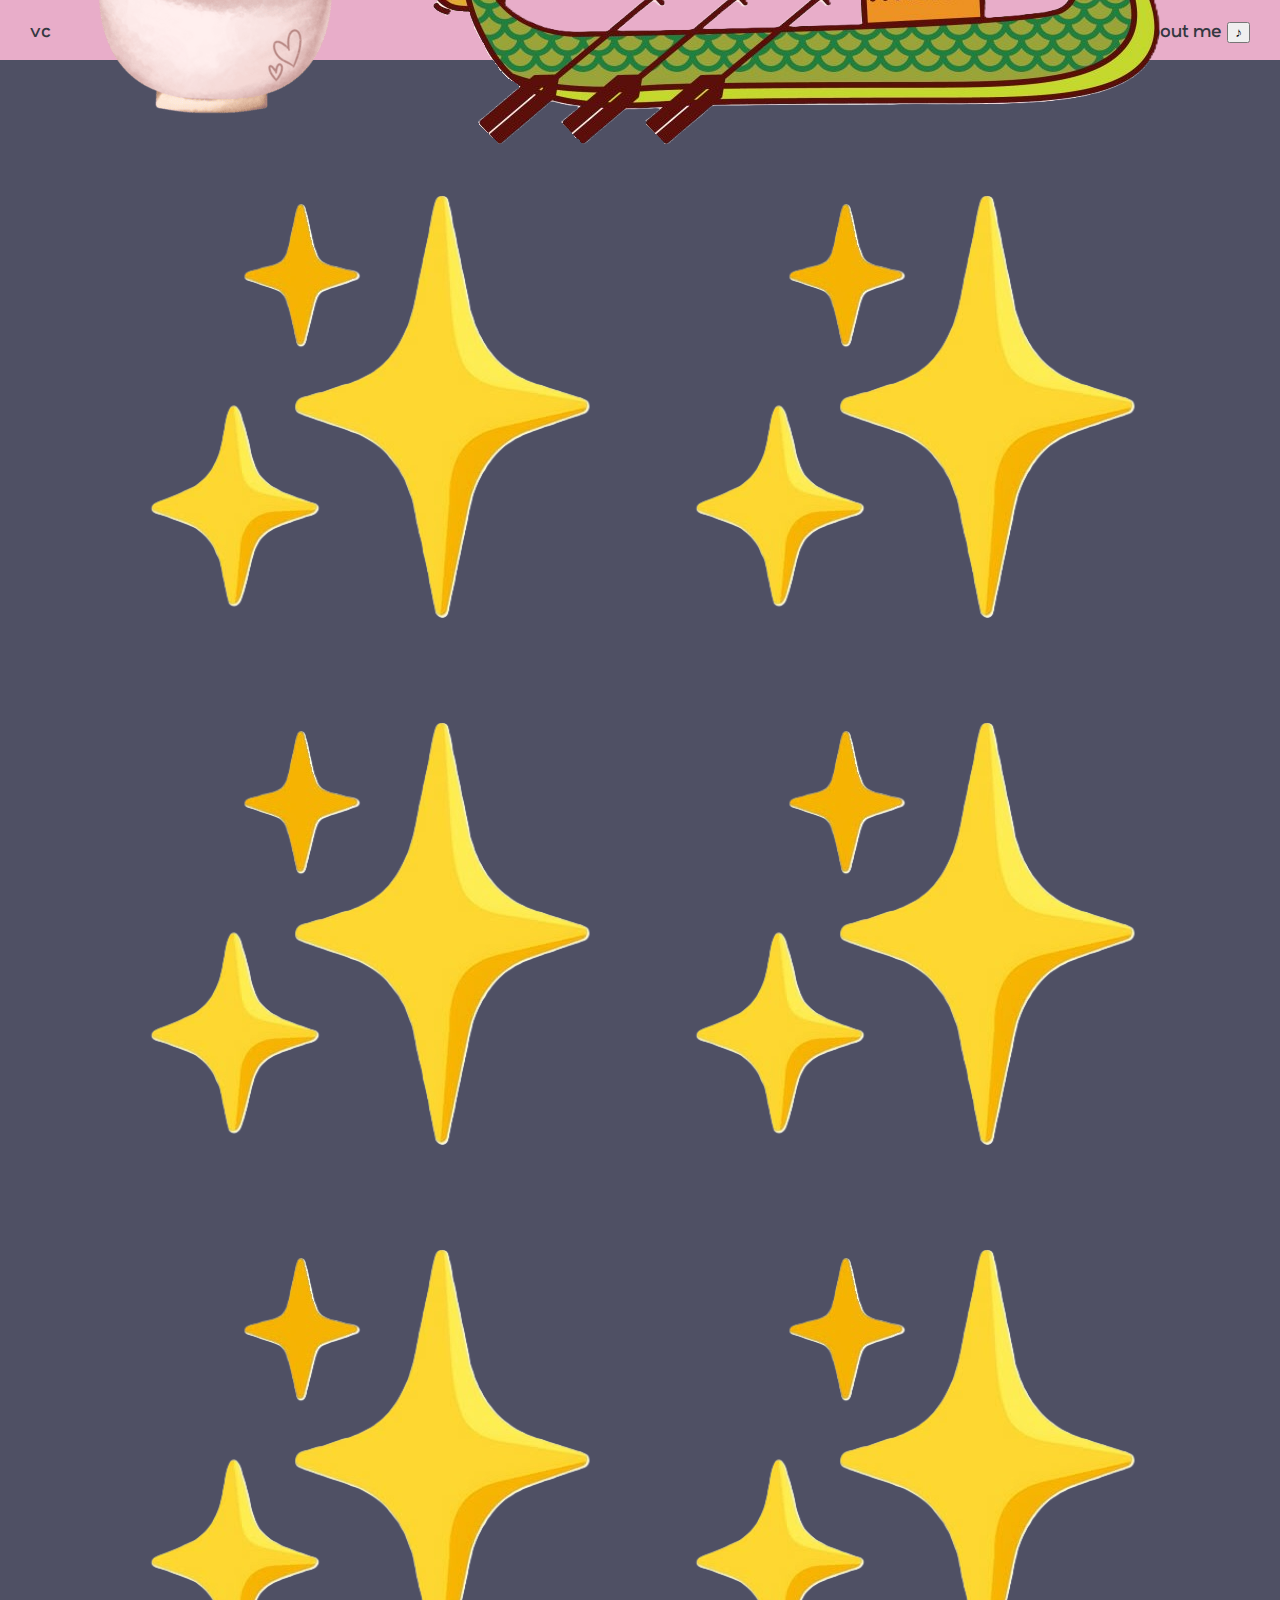
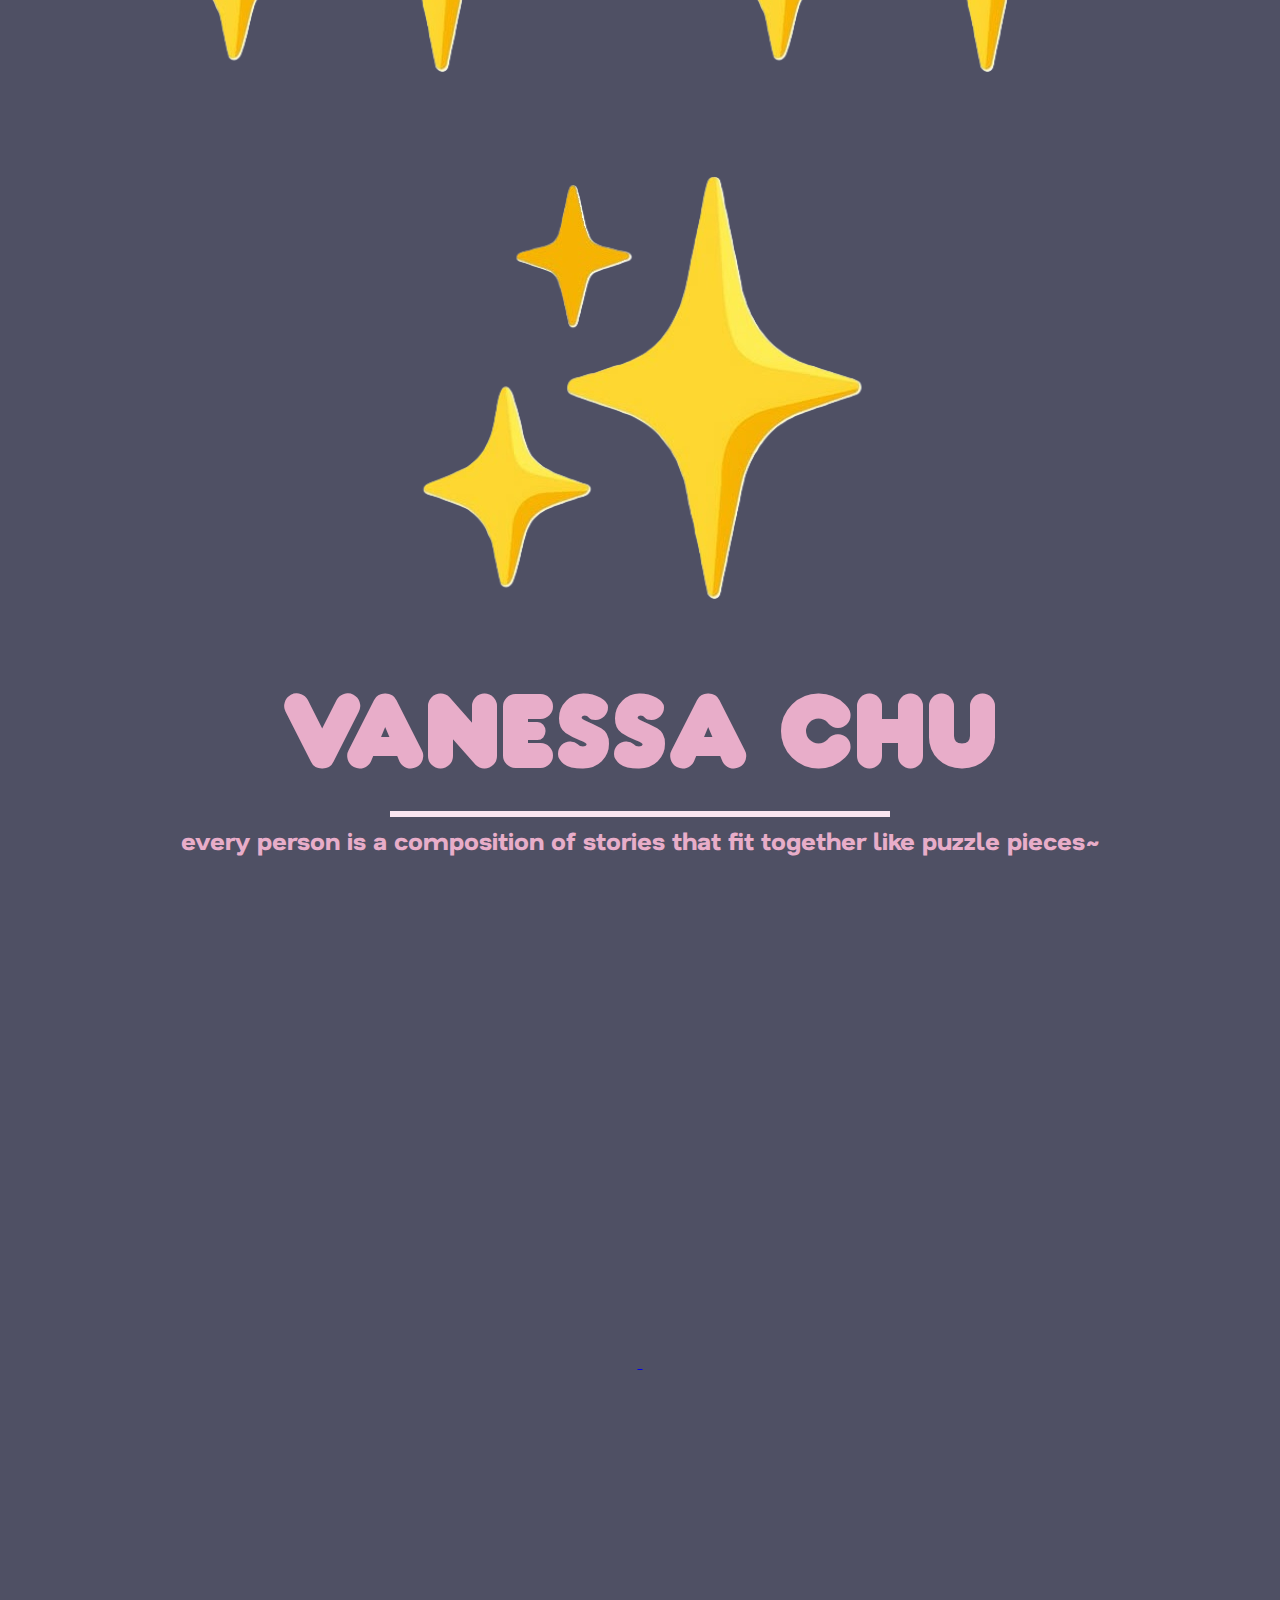
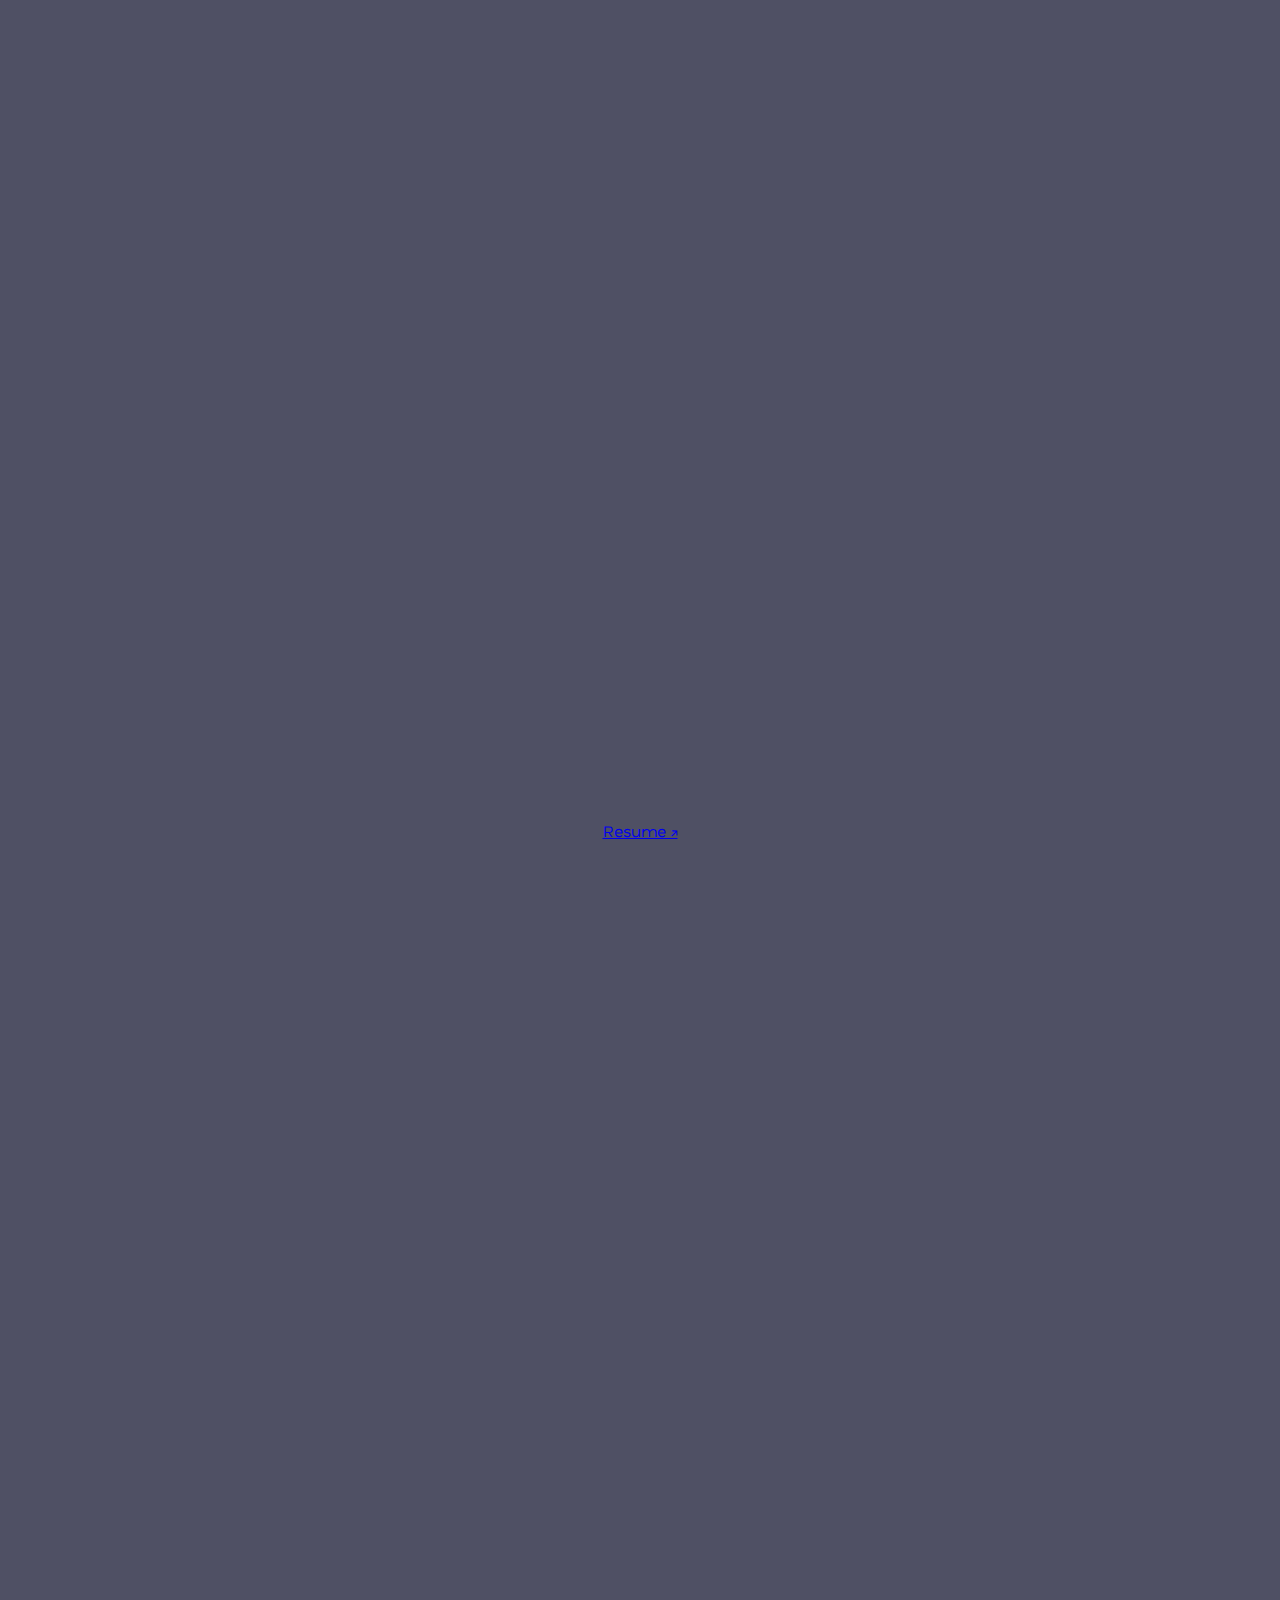
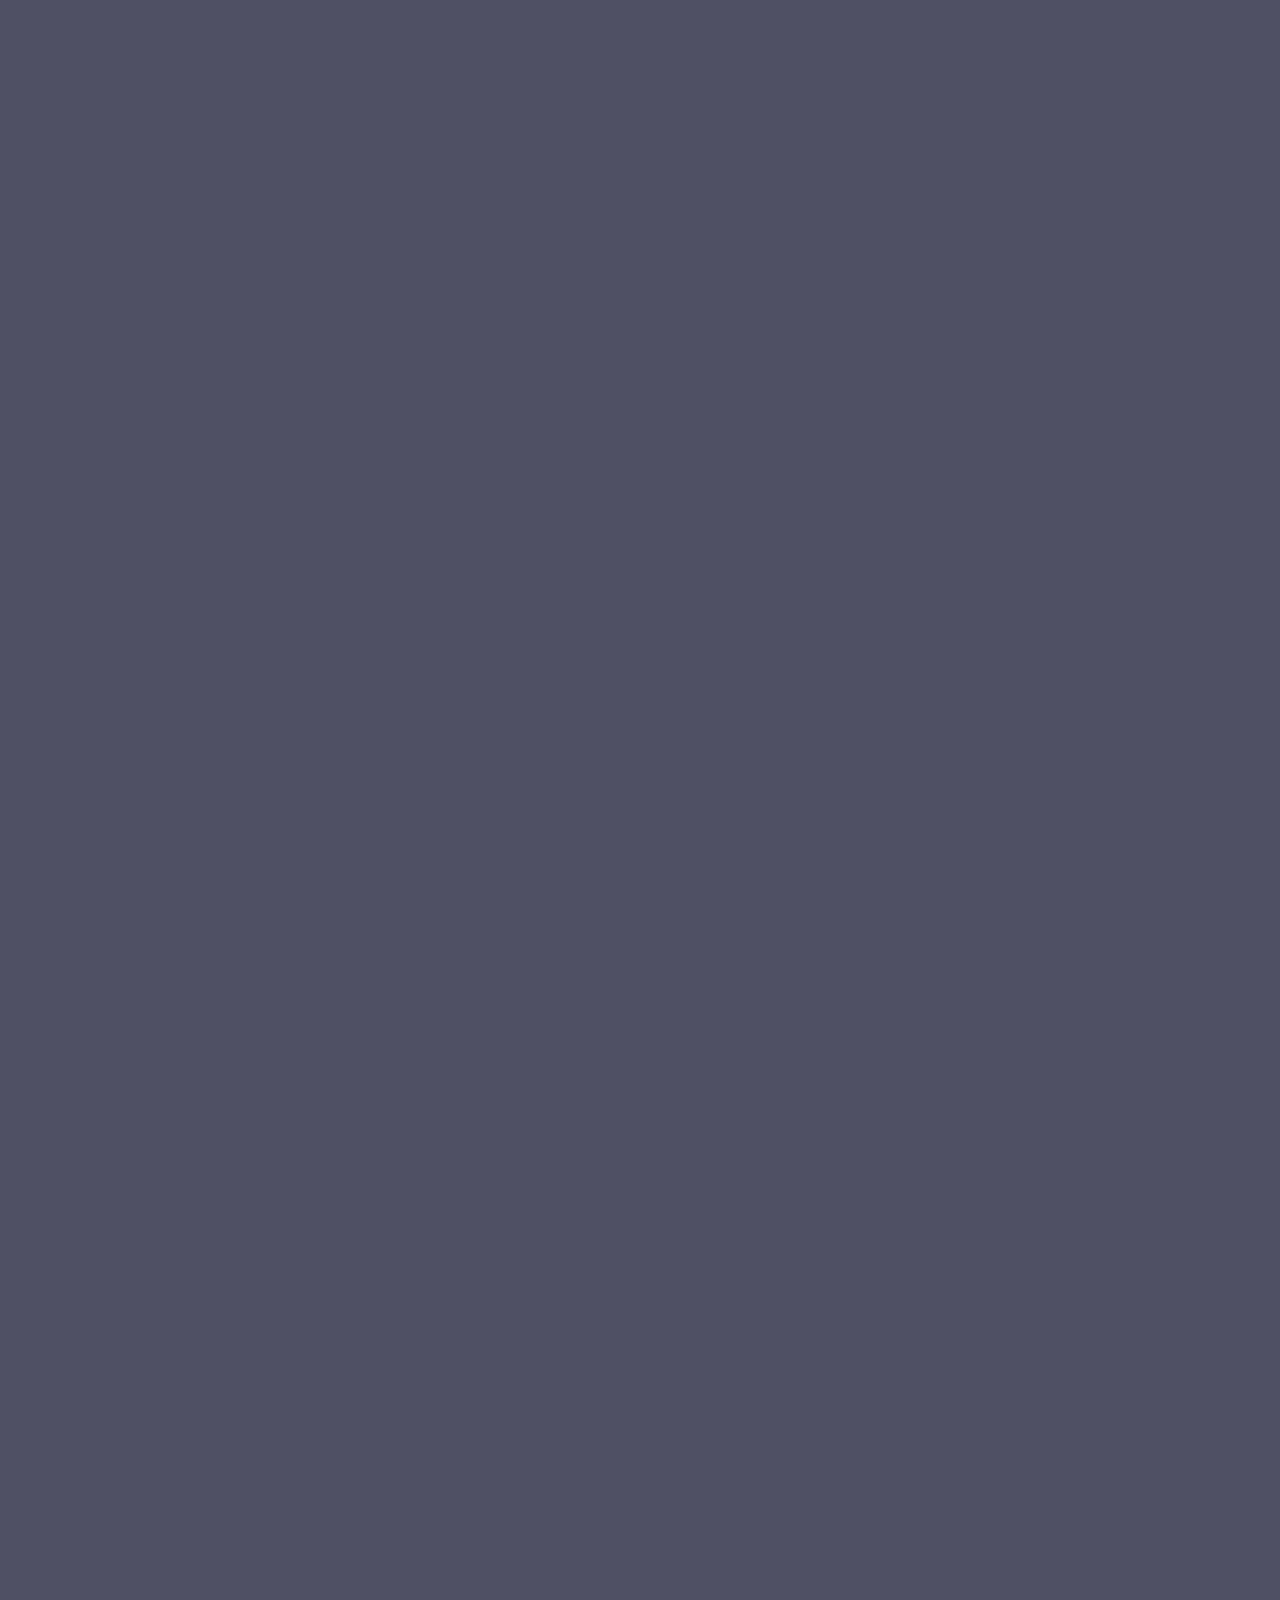
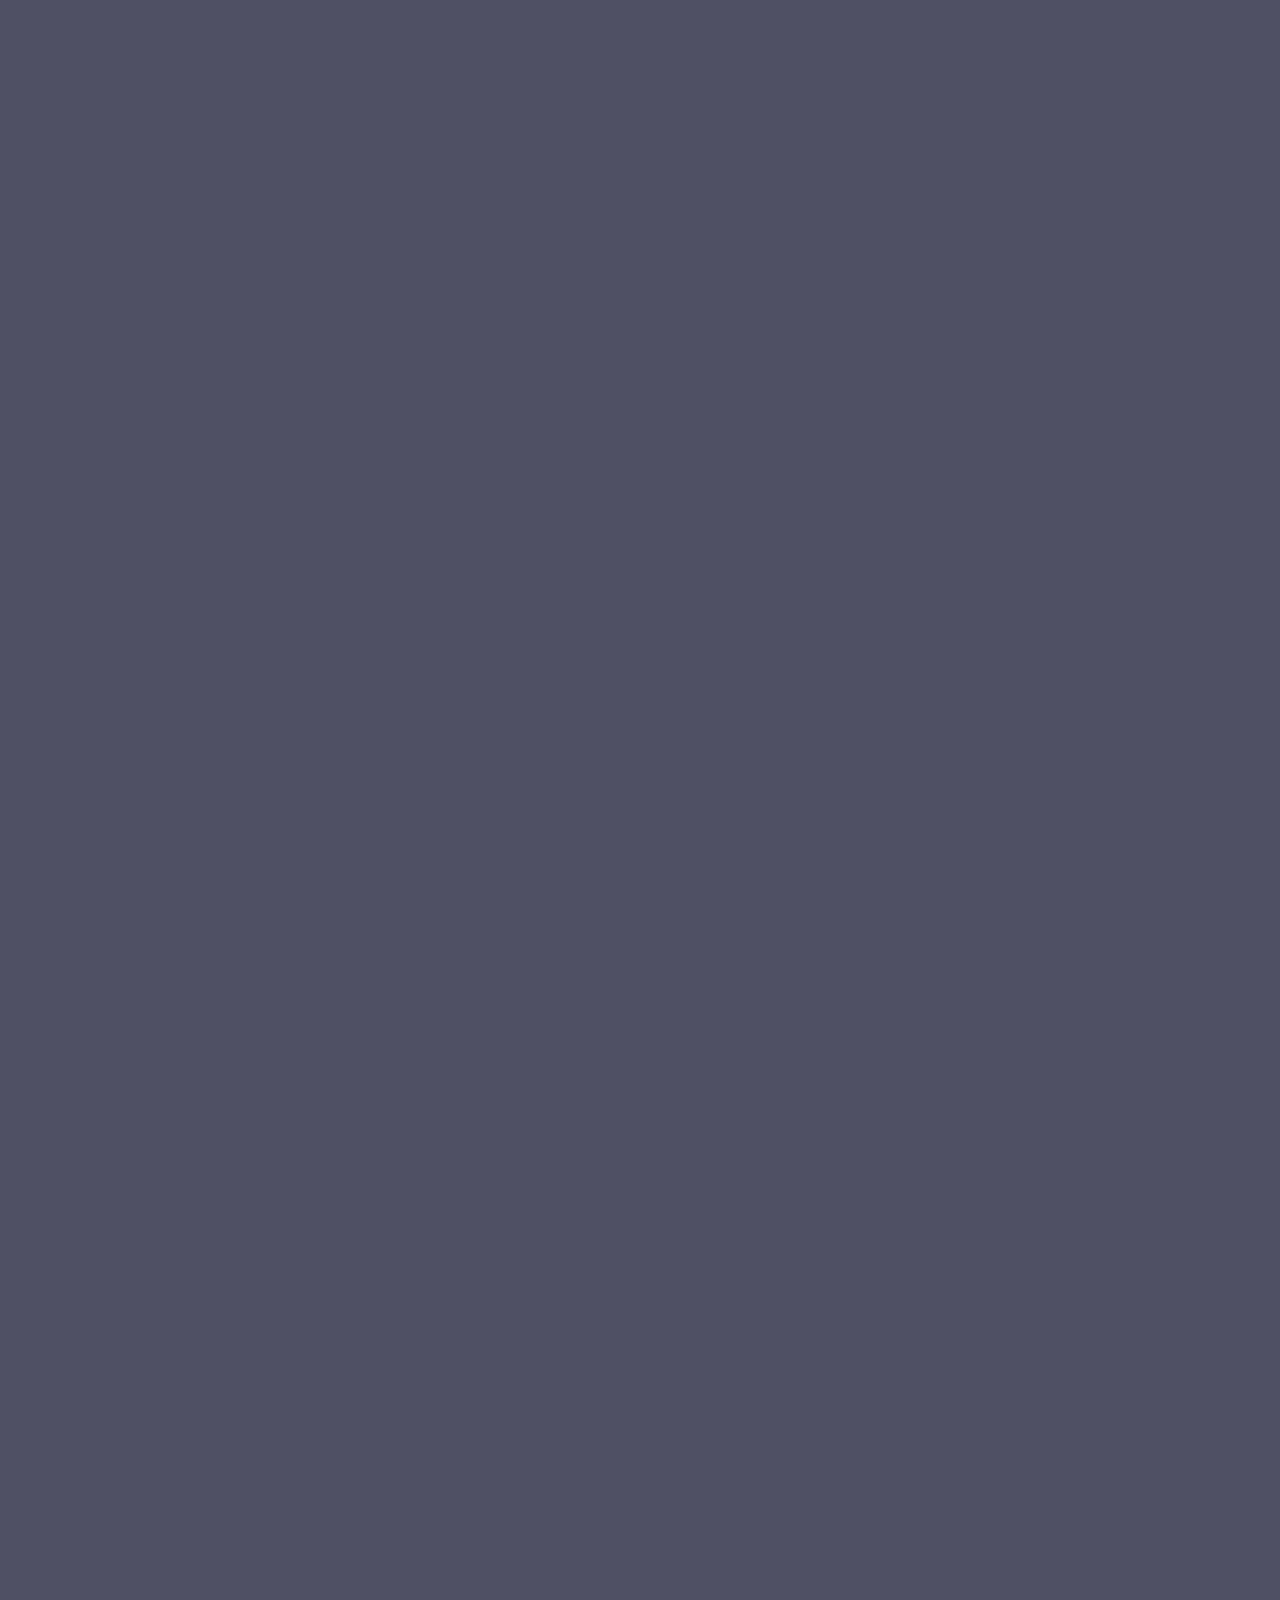
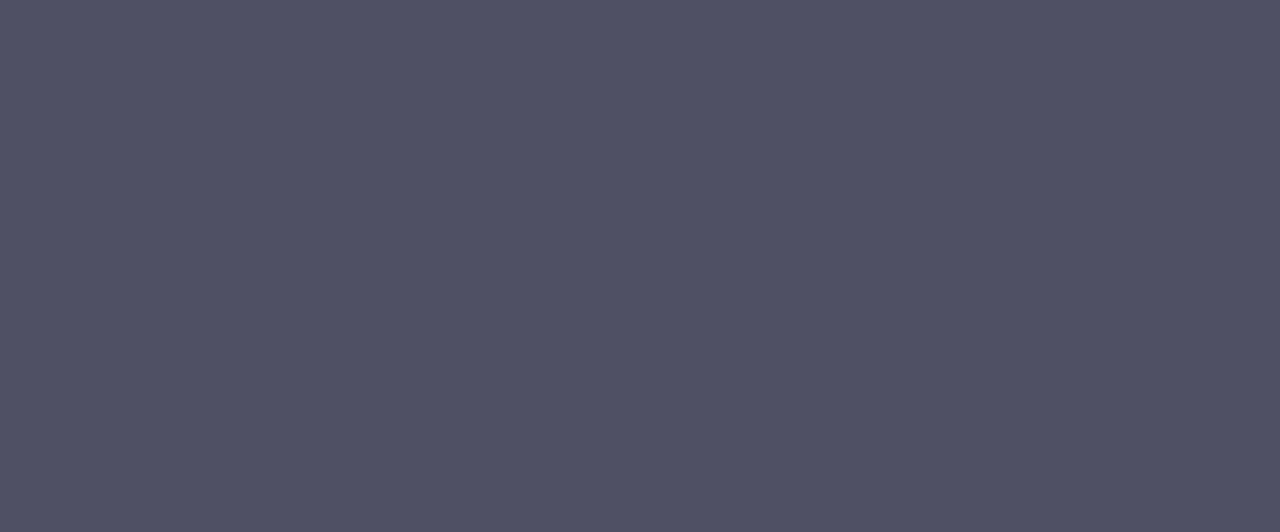
<file: index.html>
<!DOCTYPE html>
<html lang="en">

<!--head of the document-->
<head>
    <!--uses UTF-8 character encoding standard-->
    <meta charset="UTF-8">
    <!--adjusts width of webpage to device width-->
    <meta name="viewport" content="width=device-width, initial-scale=1.0">
    <!--title of the webpage-->
    <title>Vanessa Chu's Portfolio</title>
    <!--link to css file-->
    <link rel="stylesheet" type="text/css" href="styles.css">
    <!--
    <link rel="apple-touch-icon" sizes="180x180" href="/apple-touch-icon.png">
    <link rel="icon" type="image/png" sizes="32x32" href="/favicon-32x32.png">
    <link rel="icon" type="image/png" sizes="16x16" href="/favicon-16x16.png">
    <link rel="manifest" href="/site.webmanifest">-->
    <link rel="icon" href="favicons/favicon.ico" type="image/x-icon">
</head>

<!--main page body-->
<body>
    <!--header-->
    <nav class="top_nav">
        <a href="/index.html" target="_self">vc</a>
        <nav class="bot_nav">
            <a href="/index.html" target="_self">home</a>
            <a href="#scene-projects" target="_self">projects</a>
            <a href="#scene-experience" target="_self">experience</a>
            <a href="#scene-skills" target="_self">skills</a>
            <a href="#scene-about-me" target="_self">about me</a>
            <button id="music-btn" aria-label="toggle music">♪</button>
        </nav>
    </nav>

    <main>

        <!-- ── Scene 1: Title ─────────────────────────────── -->
        <div class="scroll-scene" id="scene-title">
            <div class="scene-content">
                <section class="title">
                    <div class="hover_title">
                        <span class="name-hover">
                            <span class="gundam-clip"><img class="gundam-img" src="/assets/Perfect Strike Freedom Rouge.png" alt=""/></span>
                            <span class="yarn-clip"><img class="yarn-img" src="/assets/yarn bowl.png" alt=""/></span>
                            <span class="books-clip"><img class="books-img" src="/assets/books.png" alt=""/></span>
                            <span class="choncc-clip"><img class="choncc-img" src="/assets/choncc.png" alt=""/></span>
                            <span class="coding-clip"><img class="coding-img" src="/assets/coding.png" alt=""/></span>
                            <span class="baking-clip"><img class="baking-img" src="/assets/baking.png" alt=""/></span>
                            <span class="db-clip"><img class="db-img" src="/assets/dragonboat.png" alt=""/></span>
                            <span class="sparkles-clip1"><img class="sparkles-img1" src="/assets/sparkles.png" alt=""/></span>
                            <span class="sparkles-clip2"><img class="sparkles-img2" src="/assets/sparkles.png" alt=""/></span>
                            <span class="sparkles-clip3"><img class="sparkles-img3" src="/assets/sparkles.png" alt=""/></span>
                            <span class="sparkles-clip4"><img class="sparkles-img4" src="/assets/sparkles.png" alt=""/></span>
                            <span class="sparkles-clip5"><img class="sparkles-img5" src="/assets/sparkles.png" alt=""/></span>
                            <span class="sparkles-clip6"><img class="sparkles-img6" src="/assets/sparkles.png" alt=""/></span>
                            <span class="sparkles-clip7"><img class="sparkles-img7" src="/assets/sparkles.png" alt=""/></span>

                            <h1 id="name"><span id="adjust_v">V</span>ANESSA CHU</h1>
                        </span>
                        <hr id="beneath_name">
                        <p id="quote_1">every person is a composition of stories that fit together like puzzle pieces~</p>
                        <div class="blurb-links">
                            <div class="blurb-a">
                                <a href="https://www.linkedin.com/in/vanessac3/" target="_blank">
                                    <img id="contact" src="/assets/linkedin.png" alt="Vanessa Chu's LinkedIn profile"/>
                                </a>

                                <a href="https://www.github.com/vanessachu3" target="_blank">
                                    <img id="contact" src="/assets/github.png" alt="Vanessa Chu's GitHub profile"/>
                                </a>

                                <a href="mailto:vanessa.chu333@gmail.com" target="_blank">
                                    <img id="contact" src="/assets/mail.png" alt="Vanessa Chu's email"/>
                                </a>
                            </div>
                            <div class="resume">
                                <a href="assets/resumes/Vanessa_Chu_Resume (Mar 2026).pdf" target="_blank">
                                    <img id="contact" src="/assets/document.png" alt="Vanessa Chu's Resume"/>
                                    <p>Resume &#8599;</p>
                                </a>
                            </div>
                        </div>
                    </div>
                </section>
            </div>
        </div>

        <!-- ── Scene 2: Projects ──────────────────────────── -->
        <div class="scroll-scene" id="scene-projects">
            <div class="scene-content">
                <section class="project_cards" id="proj-section">
                    <h2 id="projects"><span id="split1">proj-</span><span id="split2">ects</span></h2>
                    <div class="card_container">
                        <button class="carousel-btn carousel-btn-left" aria-label="previous project">&#9664;</button>
                        <button class="carousel-btn carousel-btn-right" aria-label="next project">&#9654;</button>
                        <a class="project_href" href="/project_7.html" target="_self">
                            <div class="card">
                                <h3 class="card_h3">CMOS low noise amplifier</h3>
                                <h4 class="card_h4">feb 2026 - mar 2026</h4>
                                <div class="card_skills">
                                    <div class="card-box">
                                        <p>Cadence (Virtuoso)</p>
                                    </div>
                                </div>
                                <p class="project_info">designed a CMOS low noise amplifier with source inductor degeneration</p>
                            </div>
                        </a>
                        <a class="project_href" href="/project_6.html" target="_self">
                            <div class="card">
                                <h3 class="card_h3">SYCL badge v2</h3>
                                <h4 class="card_h4">aug 2025 - apr 2026</h4>
                                <div class="card_skills">
                                    <div class="card-box">
                                        <p>KiCad</p>
                                    </div>
                                    <div class="card-box">
                                        <p>PCB Design</p>
                                    </div>
                                    <div class="card-box">
                                        <p>Multimeter</p>
                                    </div>
                                    <div class="card-box">
                                        <p>Soldering</p>
                                    </div>
                                </div>
                                <p class="project_info">designed a 4-layer game console PCB for the Software You Can Love (SYCL) conference featuring dynamic power switching between USB-C and batteries, external 512KB flash, user peripherals, etc.</p>
                            </div>
                        </a>
                        <a class="project_href" href="/project_5.html" target="_self">
                            <div class="card">
                                <h3 class="card_h3">dot-product-based DNN accelerator</h3>
                                <h4 class="card_h4">nov 2025 - dec 2025</h4>
                                <div class="card_skills">
                                    <div class="card-box">
                                        <p>SystemVerilog</p>
                                    </div>
                                    <div class="card-box">
                                        <p>QuestaSim</p>
                                    </div>
                                    <div class="card-box">
                                        <p>Cadence (Genus, Innovus)</p>
                                    </div>
                                    <div class="card-box">
                                        <p>TCL</p>
                                    </div>
                                </div>
                                <p class="project_info">designed a 4-element 16-bit fixed-point multiplier module in SystemVerilog with a dual-port memory subsystem to store 64 sequential 32-bit multiplier outputs</p>
                            </div>
                        </a>
                        <a class="project_href" href="/project_4.html" target="_self">
                            <div class="card">
                                <h3 class="card_h3">LEM signal conditioning board</h3>
                                <h4 class="card_h4">may 2025 - aug 2025</h4>
                                <div class="card_skills">
                                    <div class="card-box">
                                        <p>Altium Designer</p>
                                    </div>
                                    <div class="card-box">
                                        <p>PCB Design</p>
                                    </div>
                                </div>
                                <p class="project_info">designed a high-accuracy, low-noise signal conditioning board to process measured currents (125A-3000A) from a transducer and output a converted voltage signal (full scale 10V)</p>
                            </div>
                        </a>
                        <!--<a class="project_href" href="/project_3.html" target="_self">
                            <div class="card">
                                <h3 class="card_h3">data replacement python script</h3>
                                <h4 class="card_h4">may 2025 - aug 2025</h4>
                                <div class="card_skills">
                                    <div class="card-box">
                                        <p>Python</p>
                                    </div>
                                    <div class="card-box">
                                        <p>VS Code</p>
                                    </div>
                                </div>
                                <p class="project_info">designed a Python executable script with interactive GUI to aid users in replacing desired sections of AFE calibration data with another set of calibration data</p>
                            </div>
                        </a>
                        <a class="project_href" href="/project_2.html" target="_self">
                            <div class="card">
                                <h3 class="card_h3">simple ipod finite state machine</h3>
                                <h4 class="card_h4">may 2024 - jun 2024</h4>
                                <div class="card_skills">
                                    <div class="card-box">
                                        <p>Verilog</p>
                                    </div>
                                     <div class="card-box">
                                        <p>Quartus</p>
                                    </div>
                                    <div class="card-box">
                                        <p>DSP</p>
                                    </div>
                                    <div class="card-box">
                                        <p>PicoBlaze</p>
                                    </div>
                                </div>
                                <p class="project_info">utilized Finite State Machines (FSM) written in Verilog to read 256 sound samples of 8-bits at 22kHz from a Flash memory to audio Digital-to-Analog converter to play songs</p>
                            </div>
                        </a>
                        <a class="project_href" href="/project_1.html" target="_self">
                            <div class="card">
                                <h3 class="card_h3">simple RISC machine</h3>
                                <h4 class="card_h4">sept 2022 - dec 2022</h4>
                                <div class="card_skills">
                                    <div class="card-box">
                                        <p>SystemVerilog</p>
                                    </div>
                                     <div class="card-box">
                                        <p>Quartus</p>
                                    </div>
                                    <div class="card-box">
                                        <p>QuestaSim</p>
                                    </div>
                                </div>
                                <p class="project_info">designed a 16-bit CPU using SystemVerilog to operate memory and RAM to control simple instructions</p>
                            </div>
                        </a>-->
                    </div>
                </section>
            </div>
        </div>

        <!-- ── Scene 3: Experience ────────────────────────────── -->
        <div class="scroll-scene" id="scene-experience">
            <div class="scene-content">
                <section class="experience">
                    <h2 id="experience_title">experience</h2>
                    <div class="experience-box">
                        <img class="experience-icons" src="/assets/experience icons/greenlight innovation.jpg" alt="Greenlight Innovation"/>
                        <div class="experience-text">
                            <h3>Electronics Development Support Co-op | Greenlight Innovation</h3>
                            <h4>sept 2024 - aug 2025</h4>
                            <p>Engineered precision analog signal conditioning PCB hardware and automated calibration tools using Python, delivering sub-0.05% accuracy across high-current measurement systems while supporting full production documentation and assembly.</p>
                        </div>
                    </div>
                    <div class="experience-box">
                        <img class="experience-icons" src="/assets/experience icons/cci canadian circuits.jpg" alt="CCI Canadian Circuits"/>
                        <div class="experience-text">
                            <h3>CAD/CAM Electrical Engineer | CCI Canadian Circuits Inc.</h3>
                            <h4>jan 2024 - aug 2024</h4>
                            <p>Managed end-to-end PCB fabrication workflows, from multi-layer CAD/CAM design to DFM-driven engineering collaboration and final QA, ensuring consistent quality across hundreds of customer boards.</p>
                        </div>
                    </div>
                </section>
            </div>
        </div>

        <!-- ── Scene 4: Skills ────────────────────────────── -->
        <div class="scroll-scene" id="scene-skills">
            <div class="scene-content">
                <section class="skills">
                    <h2 id="skills_title">skills</h2>
                    <div class="skills_icon">
                        <div class="skills_box">
                            <p class="skills-text">Verilog/SystemVerilog</p>
                        </div>
                        <div class="skills_box">
                            <img src="/assets/skill icons/python.png" alt="Python programming skill"/>
                            <p>Python</p>
                        </div>
                        <div class="skills_box">
                            <img src="/assets/skill icons/c-.png" alt="C++ programming skill"/>
                            <p>C++</p>
                        </div>
                        <div class="skills_box">
                            <p class="skills-text">Cadence</p>
                        </div>
                        <div class="skills_box">
                            <p class="skills-text">QuestaSim</p>
                        </div>
                        <div class="skills_box">
                            <p class="skills-text">Altium Designer</p>
                        </div>
                        <div class="skills_box">
                            <p class="skills-text">KiCad</p>
                        </div>
                        <div class="skills_box">
                            <p class="skills-text">Tcl</p>
                        </div>
                        <div class="skills_box">
                            <p class="skills-text">Linux</p>
                        </div>
                        <div class="skills_box">
                            <p class="skills-text">Assembly (x86, 8051)</p>
                        </div>
                        <div class="skills_box">
                            <p class="skills-text">MATLAB</p>
                        </div>
                        <div class="skills_box">
                            <p class="skills-text">Quartus</p>
                        </div>
                        <div class="skills_box">
                            <p class="skills-text">FPGA (DE1-SoC)</p>
                        </div>
                        <div class="skills_box">
                            <img src="/assets/skill icons/html-5.png" alt="HTML programming skill"/>
                            <p>HTML</p>
                        </div>
                        <div class="skills_box">
                            <img src="/assets/skill icons/css-3.png" alt="CSS programming skill"/>
                            <p>CSS</p>
                        </div>
                        <div class="skills_box">
                            <img src="/assets/skill icons/c.png" alt="C programming skill"/>
                            <p>C</p>
                        </div>
                        <div class="skills_box">
                            <img src="/assets/skill icons/github-sign.png" alt="GitHub skill"/>
                            <p>GitHub</p>
                        </div>
                        <div class="skills_box">
                            <img src="/assets/skill icons/arduino.png" alt="Arduino skill"/>
                            <p>Arduino</p>
                        </div>
                        <div class="skills_box">
                            <img src="/assets/skill icons/vscode.png" alt="VS Code skill"/>
                            <p>VS Code</p>
                        </div>
                    </div>
                </section>
            </div>
        </div>

        <!-- ── Scene 5: About Me ─────────────────────────── -->
        <div class="scroll-scene" id="scene-about-me">
            <div class="scene-content">
                <section class="about-me">
                    <h2 id="about-me_title">about me</h2>
                    <div class="blurb">
                        <div class="blurb-contact">
                            <img id="me" src="/assets/me.jpg" alt=""/>
                            <div class="blurb-links">
                                <div class="blurb-a">
                                    <a href="https://www.linkedin.com/in/vanessac3/" target="_blank">
                                        <img id="contact" src="/assets/linkedin.png" alt="Vanessa Chu's LinkedIn profile"/>
                                    </a>

                                    <a href="https://www.github.com/vanessachu3" target="_blank">
                                        <img id="contact" src="/assets/github.png" alt="Vanessa Chu's GitHub profile"/>
                                    </a>

                                    <a href="mailto:vanessa.chu333@gmail.com" target="_blank">
                                        <img id="contact" src="/assets/mail.png" alt="Vanessa Chu's email"/>
                                    </a>
                                </div>
                                <div class="resume">
                                    <a href="assets/resumes/Vanessa_Chu_Resume (Mar 2026).pdf" target="_blank">
                                        <img id="contact" src="/assets/document.png" alt="Vanessa Chu's Resume"/>
                                        <p>Resume &#8599;</p>
                                    </a>
                                </div>
                            </div>
                        </div>
                        <div class="blurb-text">
                            <p>
                                Hellos! I'm Vanessa Chu, an Electrical Engineering student at UBC with a passion for computer architecture and digital design, looking to pursue a career in hardware IC design!
                                <!--<br><br>
                                I've work with Verilog/SystemVerilog, C/C++, Assembly (x86), Python, and MATLAB, alongside industry-standard EDA tools including Cadence Virtuoso, Innovus, and Genus for simulation, synthesis, and place-and-route. I also have hands-on experience with QuestaSim, LTSpice, and Quartus. Professionally, I've applied these skills in PCB design (Altium Designer & KiCad), power electronics, lab testing, and technical documentation.-->
                                <br><br>
                                When I'm not buried deep in schoolwork, I'm paddling with UBC's dragon boat team: UBC Current, crocheting, reading, building Gundams, or designing a mechanical keyboard from scratch. 
                                I enjoy playing various video games such as TFT, Hades/Hades II, and Honkai Star Rail normally. Recently, I have also been playing Detroit: Become Human, and I plan to try Assassin's Creed Unity and Elden Ring next. 
                                <br><br>
                                Additionally, I also can speak four languages including English, Taiwanese, Mandarin, and Japanese. I always enjoy meeting new people and am always really curious to learn about anything, whether it be a professional skill or a new hobby.
                                <br><br>
                                Thank you for reading this far and nice to meet you! :)
                                <br><br>
                                P.S. Do you know the background song playing on this page? 
                            </p>
                            <!--<p>
                                My name is Vanessa Chu and I am studying Electrical Engineering at UBC. I have a passion for computer architecture/digital design and I wish to pursue a career in hardware IC design! 
                                I have experience with:
                            </p>
                            <ul>
                                <li>Coding languages such as Verilog/SystemVerilog, C/C++, Assembly (x86), Python, MATLAB, and some simple Tcl scripting.</li>
                                <li>Cadence suites such as Virtuoso, Innovus, and Genus to simulate digital circuits, synthesize design, and perform place-and-route (PNR) on designs.</li>
                                <li>Additonal simulation tools such as QuestaSim, LTSpice, and Quartus were used extensively.</li>
                            </ul>
                            <p>
                                I am equipped with professional experience in PCB design (with Altium Designer and KiCad), power electronics, extensive laboratory tests for electronics, documentation, writing Python scripts, and developing test plans.
                            </p>
                            <p>
                                Outside of academics and professional experience, I enjoy multiple hobbies when I am not busy grinding away on some project. I mostly enjoy playing video games such as TFT, Hades/Hades II, Honkai Star Rail, League of Legends, and Monster Hunter Wilds.
                                Recently, I have also been playing Detroit: Become Human, and I plan to try Assassin's Creed Unity , Yakuza, and Elden Ring next. I also crochet and read when I have more extended breaks from school. I am also a part of UBC's dragonboating team: Current. 
                                A little bit more fun facts about me:
                            </p>
                            <ul>
                                <li>Aside from English, I also speak Taiwanese, Mandarin/Chinese, and Japanese.</li>
                                <li>Recently started playing board games with friends and am trying out DnD soon!</li>
                                <li>Maybe likes gambling (Texas Hold'Em, gacha games) a little too much... (want to learn Mahjong next).</li>
                                <li>Enjoys meeting new people and is really curious to learn about anything and everything (hence my many hobbies...).</li>
                                <li>Working on making a mechanical keyboard from scratch (PCB up) currently, then upgrading my water-cooled PC next.</li>
                            </ul>
                            <p>
                                Feel free to reach me at any of my socials linked below for more information or just for a chat!
                            </p>-->
                        </div>
                    </div>
                </section>
            </div>
        </div>

    </main>

    <!--footer
    <nav class="footer" id="footer">
        <div class="footer_title_div">
            <h3 class="footer_titles">reach me</h3>
        </div>

        <div class="footer_section">
            <div id="links">
                <a href="https://www.linkedin.com/in/vanessac3/" target="_blank">
                    <img src="/assets/skill icons/linkedin.png" alt="Vanessa Chu's LinkedIn profile"/>
                    <p>vanessac3</p>
                </a>

                <a href="https://www.github.com/vanessachu3" target="_blank">
                    <img src="/assets/skill icons/github.png" alt="Vanessa Chu's GitHub profile"/>
                    <p>vanessachu3</p>
                </a>

                <a href="mailto:vanessa.chu333@gmail.com" target="_blank">
                    <img src="/assets/skill icons/mail.png" alt="Vanessa Chu's email"/>
                    <p>vanessa.chu333@gmail.com</p>
                </a>
            </div>
        </div>
    </nav>-->

    <!-- ── puzzle game ─────────────────────────────── 
    <div id="puzzle-pieces-container"></div>

    <div id="backpack-btn" title="Collected pieces" style="position:relative">
        🎒<span id="backpack-badge">0</span>
    </div>

    <div id="video-overlay">
        <div id="video-container">
            <button id="video-close">✕</button>
            <div id="puzzle-assembly">
                <span class="asm-piece">🧩</span>
                <span class="asm-piece">🧩</span>
                <span class="asm-piece">🧩</span>
                <span class="asm-piece">🧩</span>
            </div>
            <!-- Replace YOUR_VIDEO_ID below with your YouTube video ID 
            <iframe id="yt-player" src="about:blank"
                allow="autoplay; encrypted-media" allowfullscreen></iframe>
        </div>
    </div>-->

    <!-- add your music file at /assets/music.mp3 (or update the src) -->
    <audio id="bg-music" loop src="/assets/Cozy%20Company%20-%20Golden%20Apple%20Archipelago.mp3"></audio>

    <!--link javascript file-->
    <script src="script.js"></script>
</body>
</html>
</file>
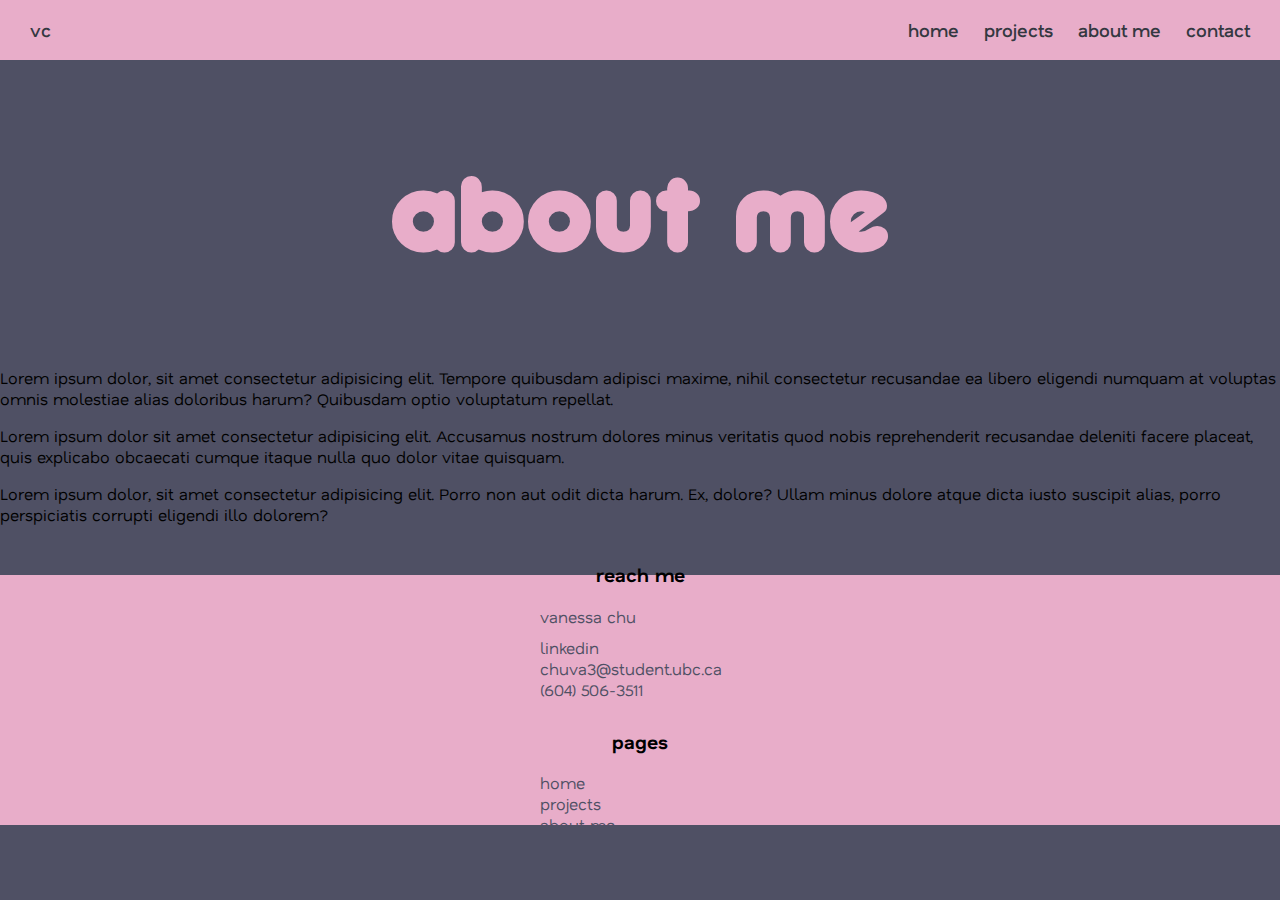
<file: about_me.html>
<!DOCTYPE html>
<html lang="en">

<!--head of the document-->
<head>
    <!--uses UTF-8 character encoding standard-->
    <meta charset="UTF-8">
    <!--adjusts width of webpage to device width-->
    <meta name="viewport" content="width=device-width, initial-scale=1.0">
    <!--title of the webpage-->
    <title>Vanessa Chu's Portfolio</title>
    <!--link to css file-->
    <link rel="stylesheet" type="text/css" href="styles.css">
</head>

<!--main page body-->
<body>
    <!--header-->
    <nav class="top_nav">
        <a href="/index.html" target="_self">vc</a>
        <nav class="bot_nav">
            <a href="/index.html" target="_self">home</a>
            <a href="/projects.html" target="_self">projects</a>
            <a href="/about_me.html" target="_self">about me</a>
            <a href="/contact.html" target="_self">contact</a>
        </nav>
    </nav>

    <main>
        <a class="about_me_a" href="/about_me.html" target="_self">
            <h1 class="about_me_title">about me</h1>
        </a>

        <section class="personal_intro">
            <p>Lorem ipsum dolor, sit amet consectetur adipisicing elit. Tempore quibusdam adipisci maxime, nihil consectetur recusandae ea libero eligendi numquam at voluptas omnis molestiae alias doloribus harum? Quibusdam optio voluptatum repellat.</p>
        </section>

        <section class="hobbies_1">
            <p>Lorem ipsum dolor sit amet consectetur adipisicing elit. Accusamus nostrum dolores minus veritatis quod nobis reprehenderit recusandae deleniti facere placeat, quis explicabo obcaecati cumque itaque nulla quo dolor vitae quisquam.</p>
        </section>

        <section class="hobbies_2">
            <p>Lorem ipsum dolor, sit amet consectetur adipisicing elit. Porro non aut odit dicta harum. Ex, dolore? Ullam minus dolore atque dicta iusto suscipit alias, porro perspiciatis corrupti eligendi illo dolorem?</p>
        </section>
    </main>

    <!--footer-->
    <nav class="footer">
        <!--<div id="contact_info"></div>-->
        <h3 id="footer_titles">reach me</h3>
        <div id="links">
            <!--replace "linkedin:" with icons maybe?-->
            <p>vanessa chu</p>
            <a href="https://www.linkedin.com/in/vanessac3/" target="_blank">linkedin</a>
            <a href="mailto:chuva3@student.ubc.ca" target="_blank">chuva3@student.ubc.ca</a>
            <p>(604) 506-3511</p>
        </div>

        <h3 id="footer_titles">pages</h3>
        <div id="links">
            <a href="/index.html" target="_self">home</a>
            <a href="/projects.html" target="_self">projects</a>
            <a href="/about_me.html" target="_self">about me</a>
            <a href="/contact.html" target="_self">contact</a>
        </div>
    </nav>
</body>
</file>
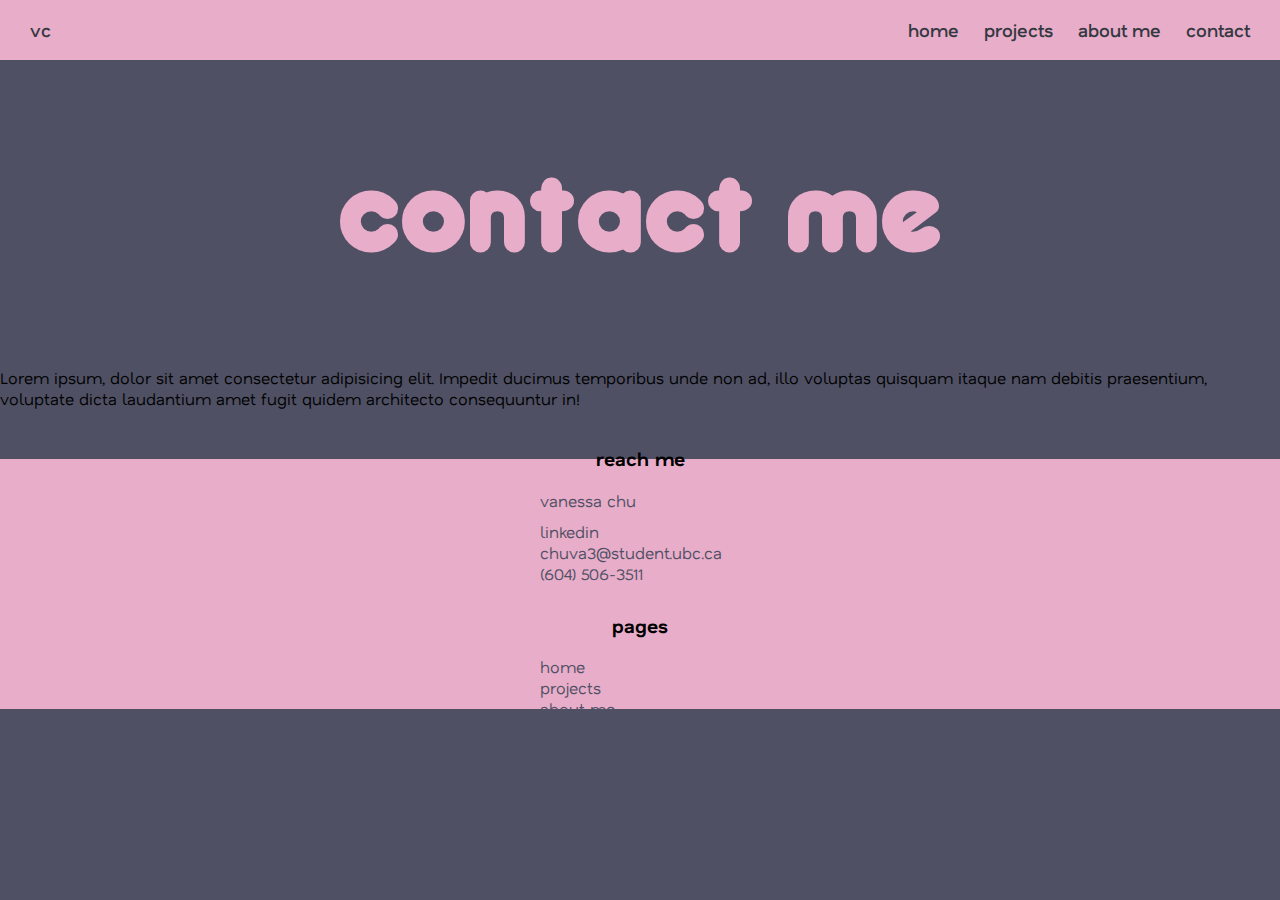
<file: contact.html>
<!DOCTYPE html>
<html lang="en">

<!--head of the document-->
<head>
    <!--uses UTF-8 character encoding standard-->
    <meta charset="UTF-8">
    <!--adjusts width of webpage to device width-->
    <meta name="viewport" content="width=device-width, initial-scale=1.0">
    <!--title of the webpage-->
    <title>Vanessa Chu's Portfolio</title>
    <!--link to css file-->
    <link rel="stylesheet" type="text/css" href="styles.css">
</head>

<!--main page body-->
<body>
    <!--header-->
    <nav class="top_nav">
        <a href="/index.html" target="_self">vc</a>
        <nav class="bot_nav">
            <a href="/index.html" target="_self">home</a>
            <a href="/projects.html" target="_self">projects</a>
            <a href="/about_me.html" target="_self">about me</a>
            <a href="/contact.html" target="_self">contact</a>
        </nav>
    </nav>

    <main>
        <a class="contact_a" href="/contact.html" target="_self">
            <h1 class="contact_title">contact me</h1>
        </a>

        <section class="resume">
            <!--insert resume-->
            <p>Lorem ipsum, dolor sit amet consectetur adipisicing elit. Impedit ducimus temporibus unde non ad, illo voluptas quisquam itaque nam debitis praesentium, voluptate dicta laudantium amet fugit quidem architecto consequuntur in!</p>
        </section>
    </main>

    <!--footer-->
    <nav class="footer">
        <!--<div id="contact_info"></div>-->
        <h3 id="footer_titles">reach me</h3>
        <div id="links">
            <!--replace "linkedin:" with icons maybe?-->
            <p>vanessa chu</p>
            <a href="https://www.linkedin.com/in/vanessac3/" target="_blank">linkedin</a>
            <a href="mailto:chuva3@student.ubc.ca" target="_blank">chuva3@student.ubc.ca</a>
            <p>(604) 506-3511</p>
        </div>

        <h3 id="footer_titles">pages</h3>
        <div id="links">
            <a href="/index.html" target="_self">home</a>
            <a href="/projects.html" target="_self">projects</a>
            <a href="/about_me.html" target="_self">about me</a>
            <a href="/contact.html" target="_self">contact</a>
        </div>
    </nav>
</body>
</file>
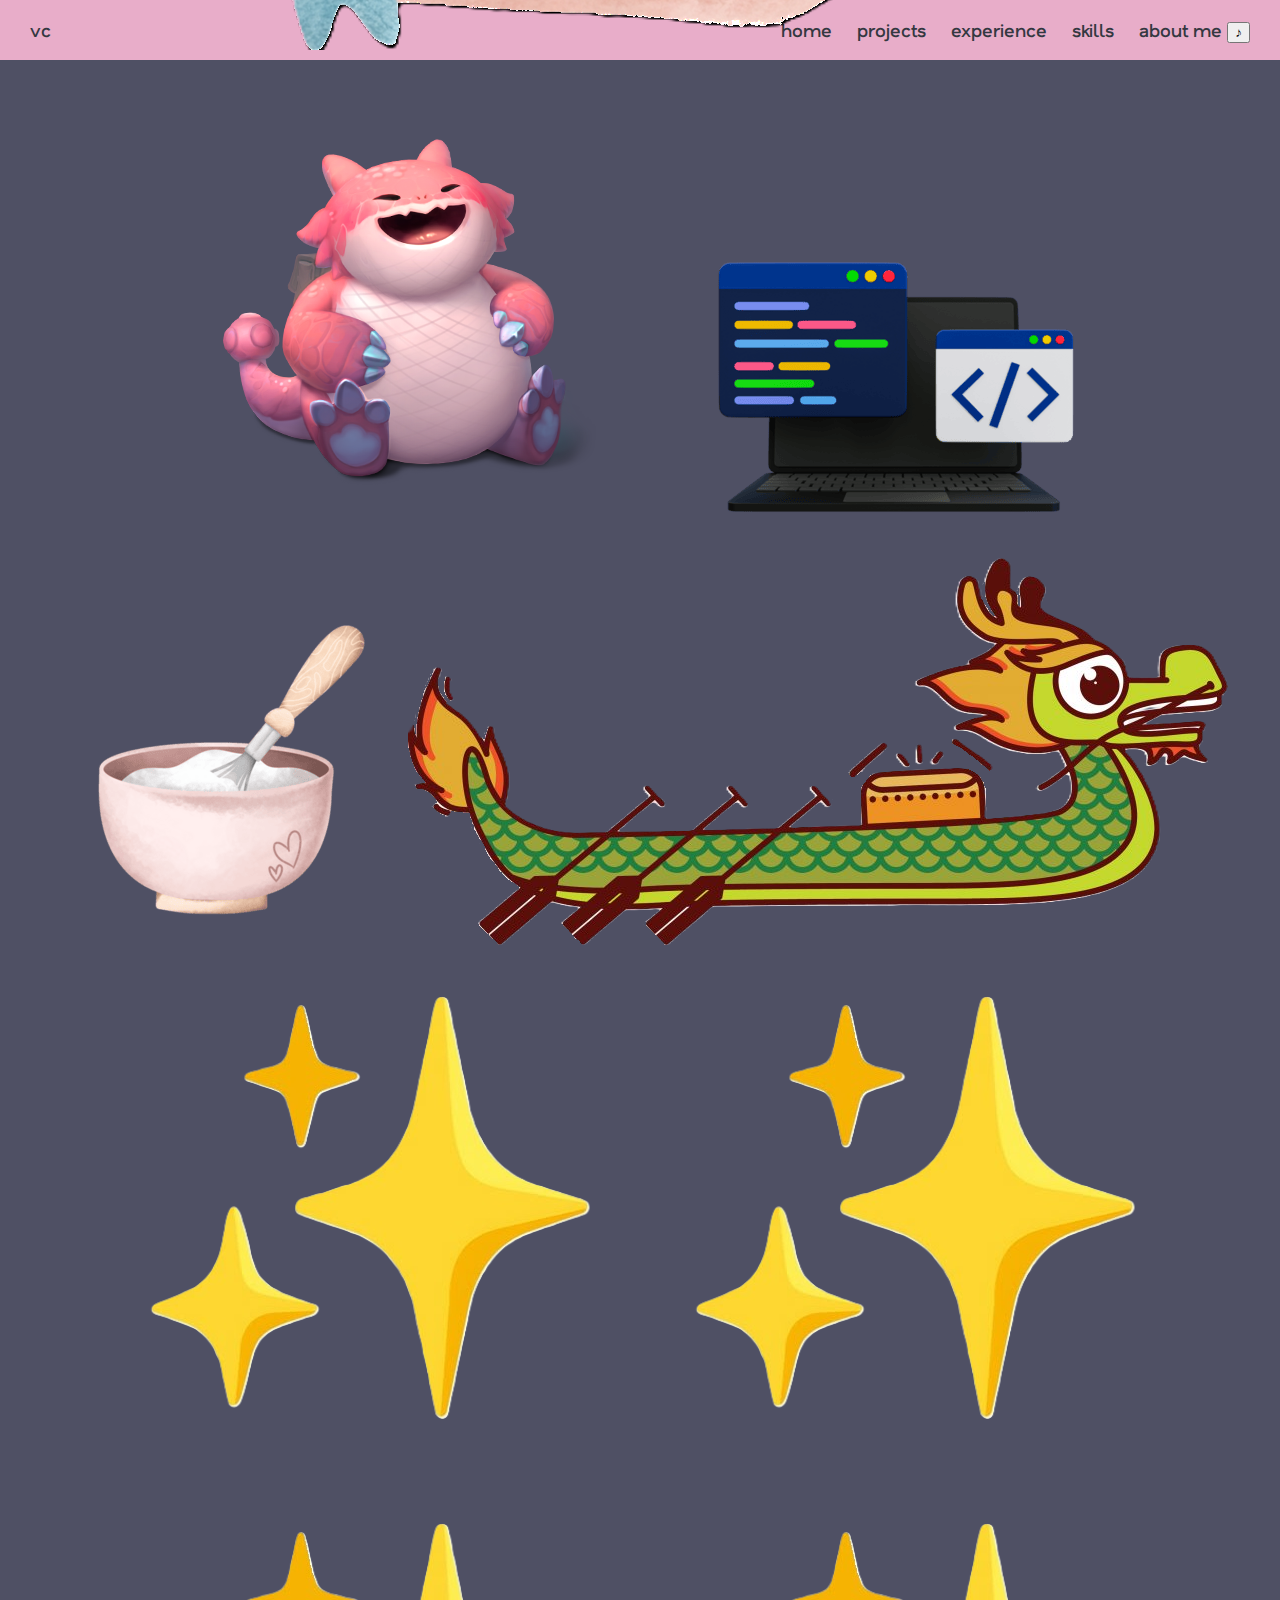
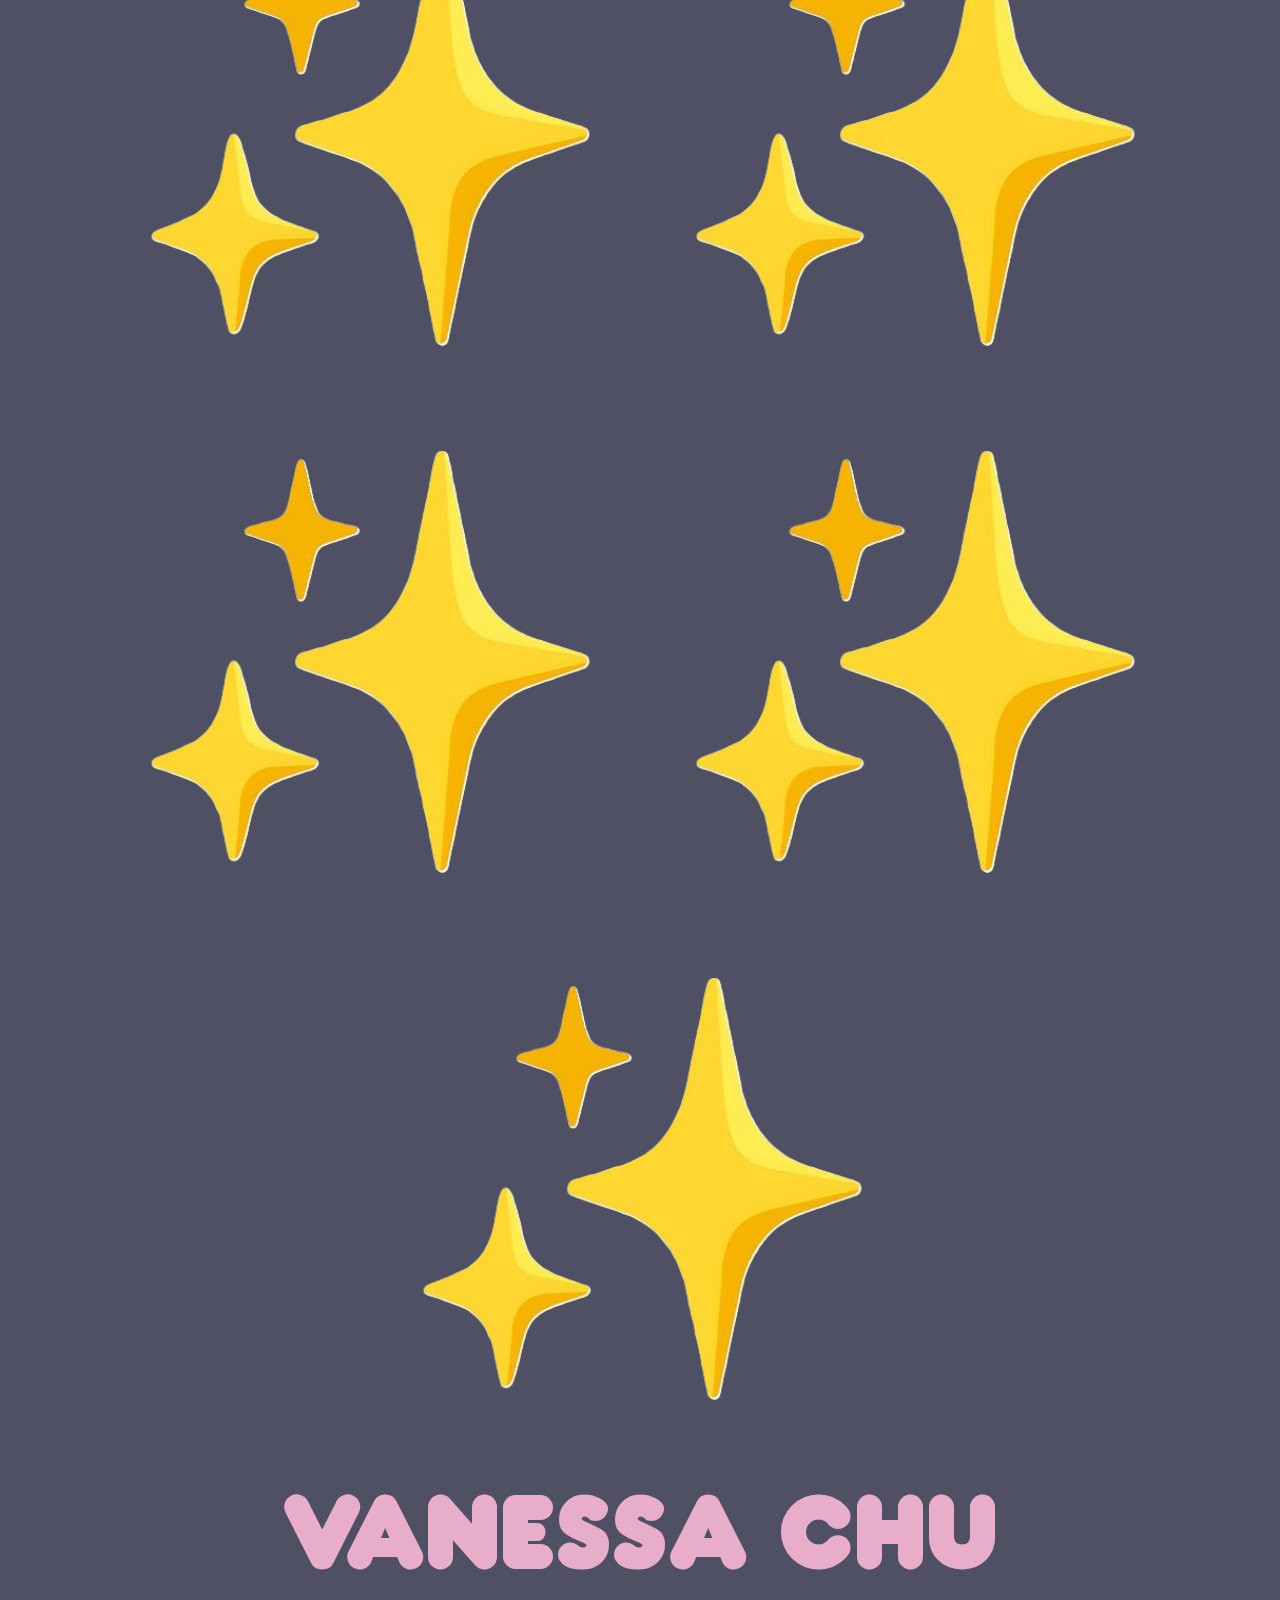
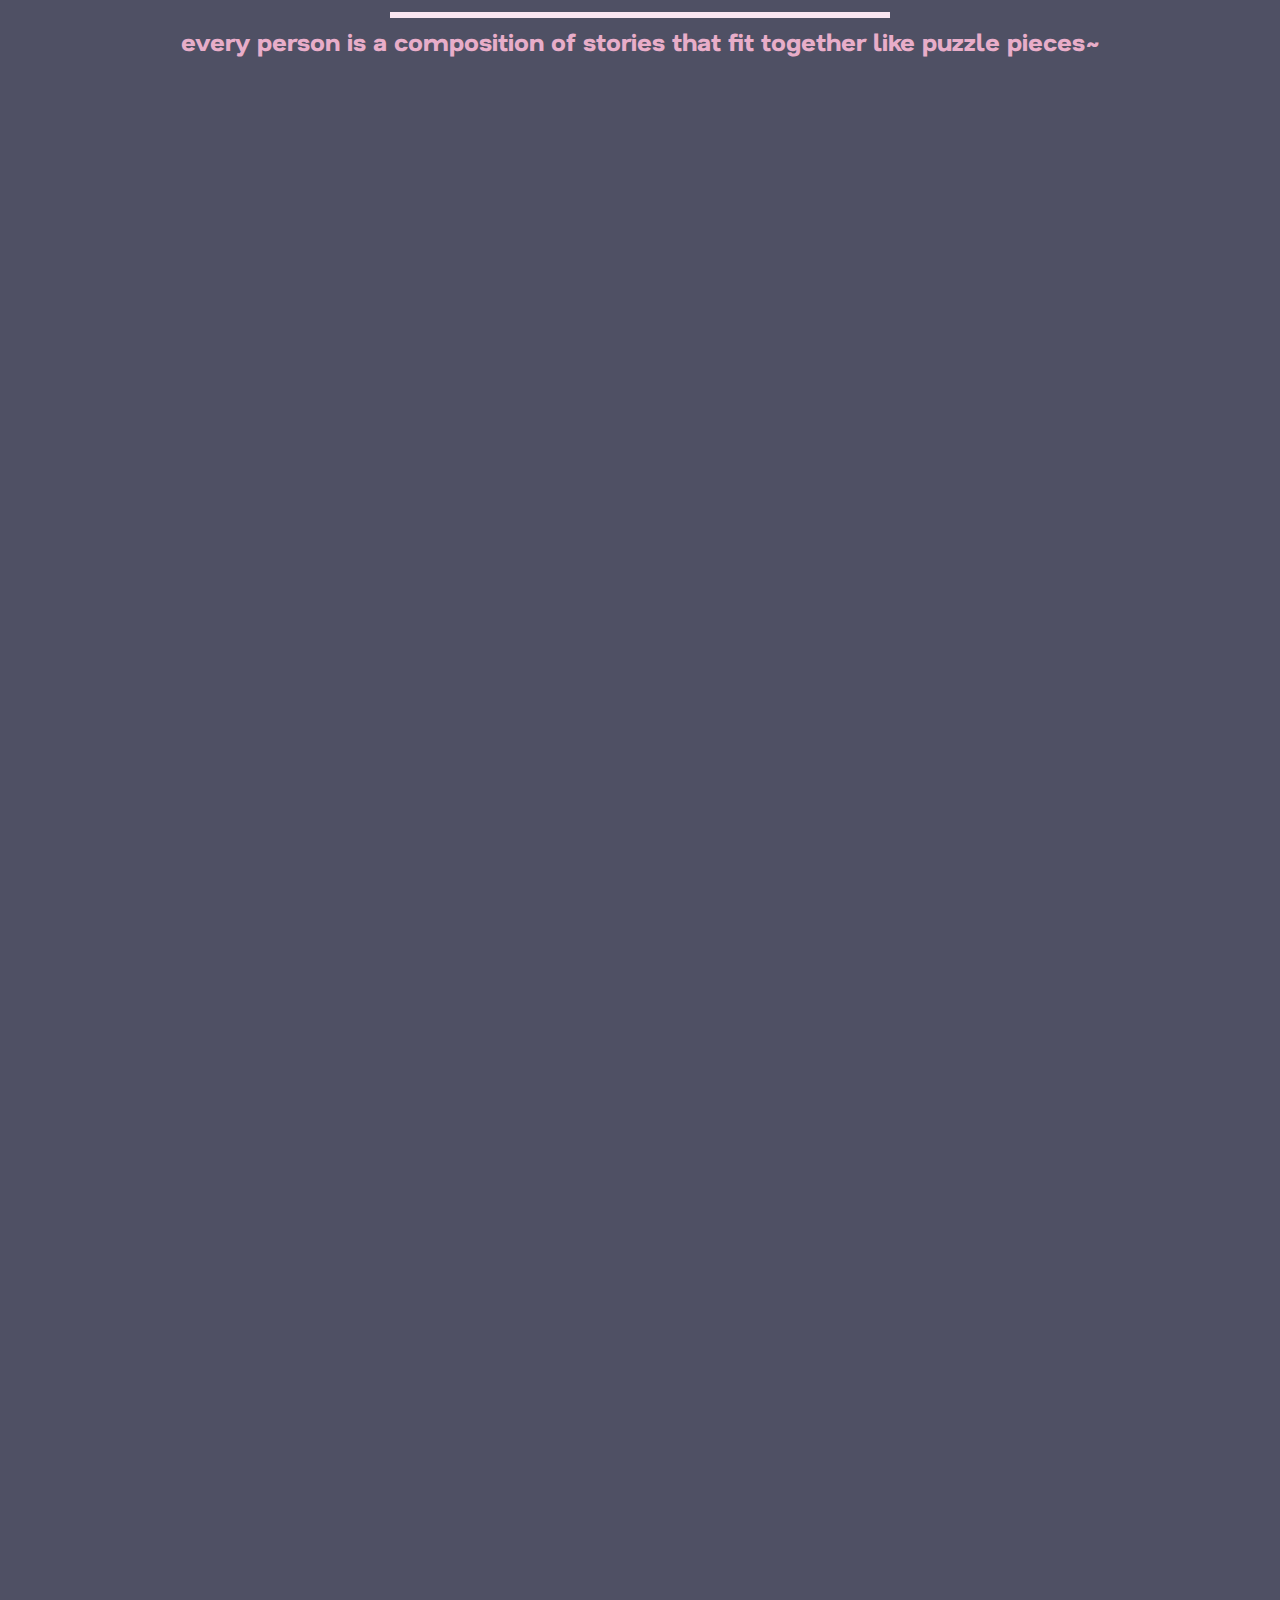
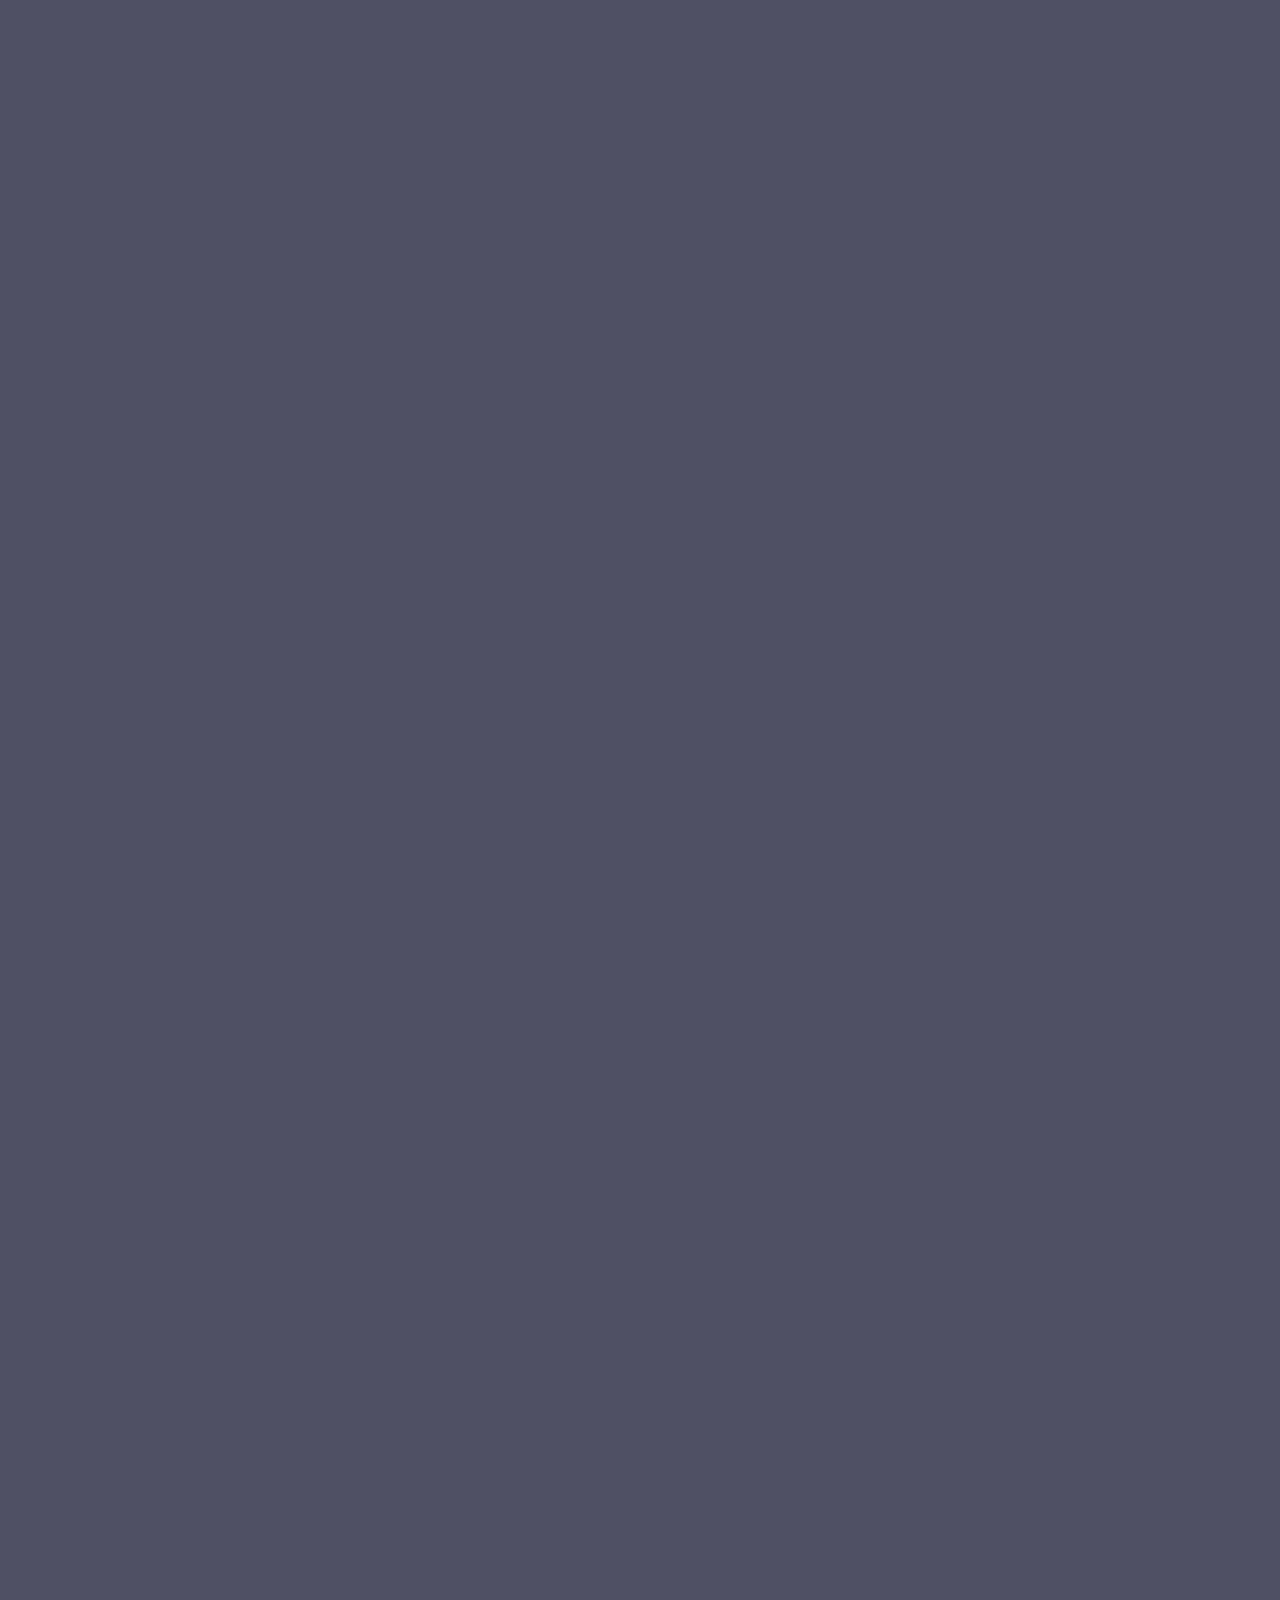
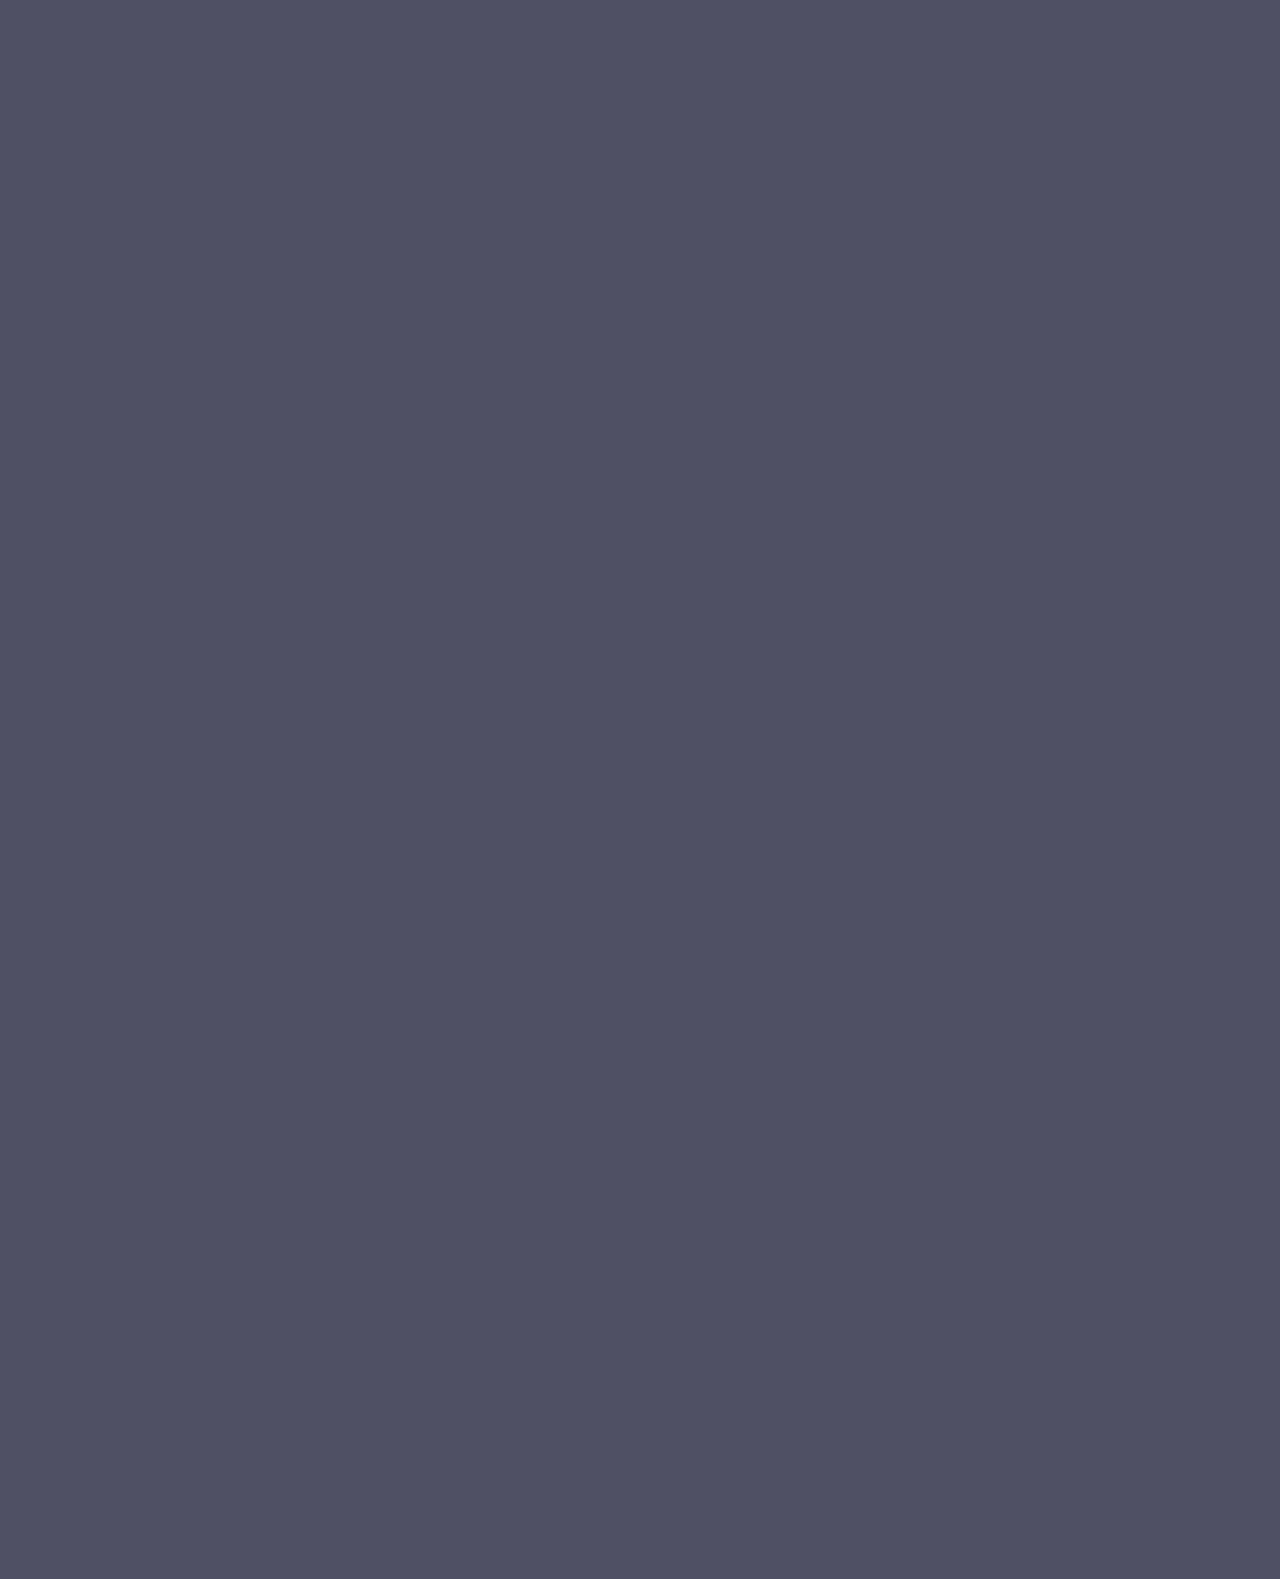
<file: index1.html>
<!DOCTYPE html>
<html lang="en">

<!--head of the document-->
<head>
    <!--uses UTF-8 character encoding standard-->
    <meta charset="UTF-8">
    <!--adjusts width of webpage to device width-->
    <meta name="viewport" content="width=device-width, initial-scale=1.0">
    <!--title of the webpage-->
    <title>Vanessa Chu's Portfolio</title>
    <!--link to css file-->
    <link rel="stylesheet" type="text/css" href="styles.css">
</head>

<!--main page body-->
<body>
    <!--header-->
    <nav class="top_nav">
        <a href="/index.html" target="_self">vc</a>
        <nav class="bot_nav">
            <a href="/index.html" target="_self">home</a>
            <a href="#scene-projects" target="_self">projects</a>
            <a href="#scene-experience" target="_self">experience</a>
            <a href="#scene-skills" target="_self">skills</a>
            <a href="#scene-about-me" target="_self">about me</a>
            <button id="music-btn" aria-label="toggle music">♪</button>
        </nav>
    </nav>

    <main>

        <!-- ── Scene 1: Title ─────────────────────────────── -->
        <div class="scroll-scene" id="scene-title">
            <div class="scene-content">
                <section class="title">
                    <div class="hover_title">
                        <span class="name-hover">
                            <span class="gundam-clip"><img class="gundam-img" src="/assets/Perfect Strike Freedom Rouge.png" alt=""/></span>
                            <span class="yarn-clip"><img class="yarn-img" src="/assets/yarn bowl.png" alt=""/></span>
                            <span class="books-clip"><img class="books-img" src="/assets/books.png" alt=""/></span>
                            <span class="choncc-clip"><img class="choncc-img" src="/assets/choncc.png" alt=""/></span>
                            <span class="coding-clip"><img class="coding-img" src="/assets/coding.png" alt=""/></span>
                            <span class="baking-clip"><img class="baking-img" src="/assets/baking.png" alt=""/></span>
                            <span class="db-clip"><img class="db-img" src="/assets/dragonboat.png" alt=""/></span>
                            <span class="sparkles-clip1"><img class="sparkles-img1" src="/assets/sparkles.png" alt=""/></span>
                            <span class="sparkles-clip2"><img class="sparkles-img2" src="/assets/sparkles.png" alt=""/></span>
                            <span class="sparkles-clip3"><img class="sparkles-img3" src="/assets/sparkles.png" alt=""/></span>
                            <span class="sparkles-clip4"><img class="sparkles-img4" src="/assets/sparkles.png" alt=""/></span>
                            <span class="sparkles-clip5"><img class="sparkles-img5" src="/assets/sparkles.png" alt=""/></span>
                            <span class="sparkles-clip6"><img class="sparkles-img6" src="/assets/sparkles.png" alt=""/></span>
                            <span class="sparkles-clip7"><img class="sparkles-img7" src="/assets/sparkles.png" alt=""/></span>

                            <h1 id="name"><span id="adjust_v">V</span>ANESSA CHU</h1>
                        </span>
                        <hr id="beneath_name">
                        <p id="quote_1">every person is a composition of stories that fit together like puzzle pieces~</p>
                    </div>
                </section>
            </div>
        </div>

        <!-- ── Scene 2: Projects ──────────────────────────── -->
        <div class="scroll-scene" id="scene-projects">
            <div class="scene-content">
                <section class="project_cards" id="proj-section">
                    <h2 id="projects"><span id="split1">proj-</span><span id="split2">ects</span></h2>
                    <div class="card_container">
                        <button class="carousel-btn carousel-btn-left" aria-label="previous project">&#9664;</button>
                        <button class="carousel-btn carousel-btn-right" aria-label="next project">&#9654;</button>
                        <a class="project_href" href="/project_7.html" target="_self">
                            <div class="card">
                                <h3 class="card_h3">CMOS low noise amplifier</h3>
                                <h4 class="card_h4">mar 2026</h4>
                                <div class="card_skills">
                                    <div class="card-box">
                                        <p>Cadence (Virtuoso)</p>
                                    </div>
                                </div>
                                <p class="project_info">designed a CMOS low noise amplifier with source inductor degeneration</p>
                            </div>
                        </a>
                        <a class="project_href" href="/project_6.html" target="_self">
                            <div class="card">
                                <h3 class="card_h3">SYCL badge v2</h3>
                                <h4 class="card_h4">aug 2025 - apr 2026</h4>
                                <div class="card_skills">
                                    <div class="card-box">
                                        <p>KiCad</p>
                                    </div>
                                    <div class="card-box">
                                        <p>PCB Design</p>
                                    </div>
                                    <div class="card-box">
                                        <p>Multimeter</p>
                                    </div>
                                    <div class="card-box">
                                        <p>Soldering</p>
                                    </div>
                                </div>
                                <p class="project_info">designed a 4-layer game console PCB for the Software You Can Love (SYCL) conference featuring dynamic power switching between USB-C and batteries, external 512KB flash, user peripherals, etc.</p>
                            </div>
                        </a>
                        <a class="project_href" href="/project_5.html" target="_self">
                            <div class="card">
                                <h3 class="card_h3">dot-product-based DNN accelerator</h3>
                                <h4 class="card_h4">nov 2025 - dec 2025</h4>
                                <div class="card_skills">
                                    <div class="card-box">
                                        <p>SystemVerilog</p>
                                    </div>
                                    <div class="card-box">
                                        <p>QuestaSim</p>
                                    </div>
                                    <div class="card-box">
                                        <p>Cadence (Genus, Innovus)</p>
                                    </div>
                                    <div class="card-box">
                                        <p>TCL</p>
                                    </div>
                                </div>
                                <p class="project_info">designed a 4-element 16-bit fixed-point multiplier module in SystemVerilog with a dual-port memory subsystem to store 64 sequential 32-bit multiplier outputs</p>
                            </div>
                        </a>
                        <a class="project_href" href="/project_4.html" target="_self">
                            <div class="card">
                                <h3 class="card_h3">LEM signal conditioning board</h3>
                                <h4 class="card_h4">may 2025 - aug 2025</h4>
                                <div class="card_skills">
                                    <div class="card-box">
                                        <p>Altium Designer</p>
                                    </div>
                                    <div class="card-box">
                                        <p>PCB Design</p>
                                    </div>
                                </div>
                                <p class="project_info">designed a high-accuracy, low-noise signal conditioning board to process measured currents (125A-3000A) from a transducer and output a converted voltage signal (full scale 10V)</p>
                            </div>
                        </a>
                        <a class="project_href" href="/project_3.html" target="_self">
                            <div class="card">
                                <h3 class="card_h3">data replacement python script</h3>
                                <h4 class="card_h4">may 2025 - aug 2025</h4>
                                <div class="card_skills">
                                    <div class="card-box">
                                        <p>Python</p>
                                    </div>
                                    <div class="card-box">
                                        <p>VS Code</p>
                                    </div>
                                </div>
                                <p class="project_info">designed a Python executable script with interactive GUI to aid users in replacing desired sections of AFE calibration data with another set of calibration data</p>
                            </div>
                        </a>
                        <a class="project_href" href="/project_2.html" target="_self">
                            <div class="card">
                                <h3 class="card_h3">simple ipod finite state machine</h3>
                                <h4 class="card_h4">may 2024 - jun 2024</h4>
                                <div class="card_skills">
                                    <div class="card-box">
                                        <p>Verilog</p>
                                    </div>
                                     <div class="card-box">
                                        <p>Quartus</p>
                                    </div>
                                    <div class="card-box">
                                        <p>DSP</p>
                                    </div>
                                    <div class="card-box">
                                        <p>PicoBlaze</p>
                                    </div>
                                </div>
                                <p class="project_info">utilized Finite State Machines (FSM) written in Verilog to read 256 sound samples of 8-bits at 22kHz from a Flash memory to audio Digital-to-Analog converter to play songs</p>
                            </div>
                        </a>
                        <a class="project_href" href="/project_1.html" target="_self">
                            <div class="card">
                                <h3 class="card_h3">simple RISC machine</h3>
                                <h4 class="card_h4">sept 2022 - dec 2022</h4>
                                <div class="card_skills">
                                    <div class="card-box">
                                        <p>SystemVerilog</p>
                                    </div>
                                     <div class="card-box">
                                        <p>Quartus</p>
                                    </div>
                                    <div class="card-box">
                                        <p>QuestaSim</p>
                                    </div>
                                </div>
                                <p class="project_info">designed a 16-bit CPU using SystemVerilog to operate memory and RAM to control simple instructions</p>
                            </div>
                        </a>
                    </div>
                </section>
            </div>
        </div>

        <!-- ── Scene 3: Experience ────────────────────────────── -->
        <div class="scroll-scene" id="scene-experience">
            <div class="scene-content">
                <section class="experience">
                    <h2 id="experience_title">experience</h2>
                    <div class="experience-box">
                        <img class="experience-icons" src="/assets/experience icons/greenlight innovation.jpg" alt="Greenlight Innovation"/>
                        <div class="experience-text">
                            <h3>Electronics Development Support Co-op | Greenlight Innovation</h3>
                            <h4>sept 2024 - aug 2025</h4>
                            <p>Engineered precision analog signal conditioning PCB hardware and automated calibration tools using Python, delivering sub-0.05% accuracy across high-current measurement systems while supporting full production documentation and assembly.</p>
                        </div>
                    </div>
                    <div class="experience-box">
                        <img class="experience-icons" src="/assets/experience icons/cci canadian circuits.jpg" alt="CCI Canadian Circuits"/>
                        <div class="experience-text">
                            <h3>CAD/CAM Electrical Engineer | CCI Canadian Circuits Inc.</h3>
                            <h4>jan 2024 - aug 2024</h4>
                            <p>Managed end-to-end PCB fabrication workflows, from multi-layer CAD/CAM design to DFM-driven engineering collaboration and final QA, ensuring consistent quality across hundreds of customer boards.</p>
                        </div>
                    </div>
                </section>
            </div>
        </div>

        <!-- ── Scene 4: Skills ────────────────────────────── -->
        <div class="scroll-scene" id="scene-skills">
            <div class="scene-content">
                <section class="skills">
                    <h2 id="skills_title">skills</h2>
                    <div class="skills_icon">
                        <div class="skills_box">
                            <p class="skills-text">Verilog/SystemVerilog</p>
                        </div>
                        <div class="skills_box">
                            <img src="/assets/skill icons/python.png" alt="Python programming skill"/>
                            <p>Python</p>
                        </div>
                        <div class="skills_box">
                            <img src="/assets/skill icons/c-.png" alt="C++ programming skill"/>
                            <p>C++</p>
                        </div>
                        <div class="skills_box">
                            <p class="skills-text">Cadence</p>
                        </div>
                        <div class="skills_box">
                            <p class="skills-text">QuestaSim</p>
                        </div>
                        <div class="skills_box">
                            <p class="skills-text">Altium Designer</p>
                        </div>
                        <div class="skills_box">
                            <p class="skills-text">KiCad</p>
                        </div>
                        <div class="skills_box">
                            <p class="skills-text">Tcl</p>
                        </div>
                        <div class="skills_box">
                            <p class="skills-text">Assembly (x86, 8051)</p>
                        </div>
                        <div class="skills_box">
                            <p class="skills-text">MATLAB</p>
                        </div>
                        <div class="skills_box">
                            <p class="skills-text">Quartus</p>
                        </div>
                        <div class="skills_box">
                            <p class="skills-text">FPGA (DE1-SoC)</p>
                        </div>
                        <div class="skills_box">
                            <img src="/assets/skill icons/html-5.png" alt="HTML programming skill"/>
                            <p>HTML</p>
                        </div>
                        <div class="skills_box">
                            <img src="/assets/skill icons/css-3.png" alt="CSS programming skill"/>
                            <p>CSS</p>
                        </div>
                        <div class="skills_box">
                            <img src="/assets/skill icons/c.png" alt="C programming skill"/>
                            <p>C</p>
                        </div>
                        <div class="skills_box">
                            <img src="/assets/skill icons/github-sign.png" alt="GitHub skill"/>
                            <p>GitHub</p>
                        </div>
                        <div class="skills_box">
                            <img src="/assets/skill icons/arduino.png" alt="Arduino skill"/>
                            <p>Arduino</p>
                        </div>
                        <div class="skills_box">
                            <img src="/assets/skill icons/vscode.png" alt="VS Code skill"/>
                            <p>VS Code</p>
                        </div>
                    </div>
                </section>
            </div>
        </div>

        <!-- ── Scene 5: About Me ─────────────────────────── -->
        <div class="scroll-scene" id="scene-about-me">
            <div class="scene-content">
                <section class="about-me">
                    <h2 id="about-me_title">about me</h2>
                    <div class="blurb">
                        <div class="blurb-contact">
                            <img id="me" src="/assets/me.jpg" alt=""/>
                            <div class="blurb-links">
                                <a href="https://www.linkedin.com/in/vanessac3/" target="_blank">
                                    <img id="contact" src="/assets/linkedin.png" alt="Vanessa Chu's LinkedIn profile"/>
                                </a>

                                <a href="https://www.github.com/vanessachu3" target="_blank">
                                    <img id="contact" src="/assets/github.png" alt="Vanessa Chu's GitHub profile"/>
                                </a>

                                <a href="mailto:vanessa.chu333@gmail.com" target="_blank">
                                    <img id="contact" src="/assets/mail.png" alt="Vanessa Chu's email"/>
                                    <!--<p>vanessa.chu333@gmail.com</p>-->
                                </a>
                            </div>
                        </div>
                        <div class="blurb-text">
                            <p>
                                Hellos! I'm Vanessa Chu, an Electrical Engineering student at UBC with a passion for computer architecture and digital design, looking to pursue a career in hardware IC design!
                                <!--<br><br>
                                I've work with Verilog/SystemVerilog, C/C++, Assembly (x86), Python, and MATLAB, alongside industry-standard EDA tools including Cadence Virtuoso, Innovus, and Genus for simulation, synthesis, and place-and-route. I also have hands-on experience with QuestaSim, LTSpice, and Quartus. Professionally, I've applied these skills in PCB design (Altium Designer & KiCad), power electronics, lab testing, and technical documentation.-->
                                <br><br>
                                When I'm not buried deep in schoolwork, I'm paddling with UBC's dragon boat team: UBC Current, crocheting, reading, building Gundams, or designing a mechanical keyboard from scratch. 
                                I enjoy playing various video games such as TFT, Hades/Hades II, and Honkai Star Rail normally. Recently, I have also been playing Detroit: Become Human, and I plan to try Assassin's Creed Unity and Elden Ring next. 
                                <br><br>
                                Additionally, I also can speak four languages including English, Taiwanese, Mandarin, and Japanese. I always enjoy meeting new people and am always really curious to learn about anything, whether it be a professional skill or a new hobby.
                                <br><br>
                                Thank you for reading this far and nice to meet you! :)
                                <br><br>
                                P.S. Do you know the background song playing on this page? 
                            </p>
                            <!--<p>
                                My name is Vanessa Chu and I am studying Electrical Engineering at UBC. I have a passion for computer architecture/digital design and I wish to pursue a career in hardware IC design! 
                                I have experience with:
                            </p>
                            <ul>
                                <li>Coding languages such as Verilog/SystemVerilog, C/C++, Assembly (x86), Python, MATLAB, and some simple Tcl scripting.</li>
                                <li>Cadence suites such as Virtuoso, Innovus, and Genus to simulate digital circuits, synthesize design, and perform place-and-route (PNR) on designs.</li>
                                <li>Additonal simulation tools such as QuestaSim, LTSpice, and Quartus were used extensively.</li>
                            </ul>
                            <p>
                                I am equipped with professional experience in PCB design (with Altium Designer and KiCad), power electronics, extensive laboratory tests for electronics, documentation, writing Python scripts, and developing test plans.
                            </p>
                            <p>
                                Outside of academics and professional experience, I enjoy multiple hobbies when I am not busy grinding away on some project. I mostly enjoy playing video games such as TFT, Hades/Hades II, Honkai Star Rail, League of Legends, and Monster Hunter Wilds.
                                Recently, I have also been playing Detroit: Become Human, and I plan to try Assassin's Creed Unity , Yakuza, and Elden Ring next. I also crochet and read when I have more extended breaks from school. I am also a part of UBC's dragonboating team: Current. 
                                A little bit more fun facts about me:
                            </p>
                            <ul>
                                <li>Aside from English, I also speak Taiwanese, Mandarin/Chinese, and Japanese.</li>
                                <li>Recently started playing board games with friends and am trying out DnD soon!</li>
                                <li>Maybe likes gambling (Texas Hold'Em, gacha games) a little too much... (want to learn Mahjong next).</li>
                                <li>Enjoys meeting new people and is really curious to learn about anything and everything (hence my many hobbies...).</li>
                                <li>Working on making a mechanical keyboard from scratch (PCB up) currently, then upgrading my water-cooled PC next.</li>
                            </ul>
                            <p>
                                Feel free to reach me at any of my socials linked below for more information or just for a chat!
                            </p>-->
                        </div>
                    </div>
                </section>
            </div>
        </div>

    </main>

    <!--footer
    <nav class="footer" id="footer">
        <div class="footer_title_div">
            <h3 class="footer_titles">reach me</h3>
        </div>

        <div class="footer_section">
            <div id="links">
                <a href="https://www.linkedin.com/in/vanessac3/" target="_blank">
                    <img src="/assets/skill icons/linkedin.png" alt="Vanessa Chu's LinkedIn profile"/>
                    <p>vanessac3</p>
                </a>

                <a href="https://www.github.com/vanessachu3" target="_blank">
                    <img src="/assets/skill icons/github.png" alt="Vanessa Chu's GitHub profile"/>
                    <p>vanessachu3</p>
                </a>

                <a href="mailto:vanessa.chu333@gmail.com" target="_blank">
                    <img src="/assets/skill icons/mail.png" alt="Vanessa Chu's email"/>
                    <p>vanessa.chu333@gmail.com</p>
                </a>
            </div>
        </div>
    </nav>-->

    <!-- ── puzzle game ─────────────────────────────── 
    <div id="puzzle-pieces-container"></div>

    <div id="backpack-btn" title="Collected pieces" style="position:relative">
        🎒<span id="backpack-badge">0</span>
    </div>

    <div id="video-overlay">
        <div id="video-container">
            <button id="video-close">✕</button>
            <div id="puzzle-assembly">
                <span class="asm-piece">🧩</span>
                <span class="asm-piece">🧩</span>
                <span class="asm-piece">🧩</span>
                <span class="asm-piece">🧩</span>
            </div>
            <!-- Replace YOUR_VIDEO_ID below with your YouTube video ID 
            <iframe id="yt-player" src="about:blank"
                allow="autoplay; encrypted-media" allowfullscreen></iframe>
        </div>
    </div>-->

    <!-- add your music file at /assets/music.mp3 (or update the src) -->
    <audio id="bg-music" loop src="/assets/Cozy%20Company%20-%20Golden%20Apple%20Archipelago.mp3"></audio>

    <!--link javascript file-->
    <script src="script.js"></script>
</body>
</html>
</file>
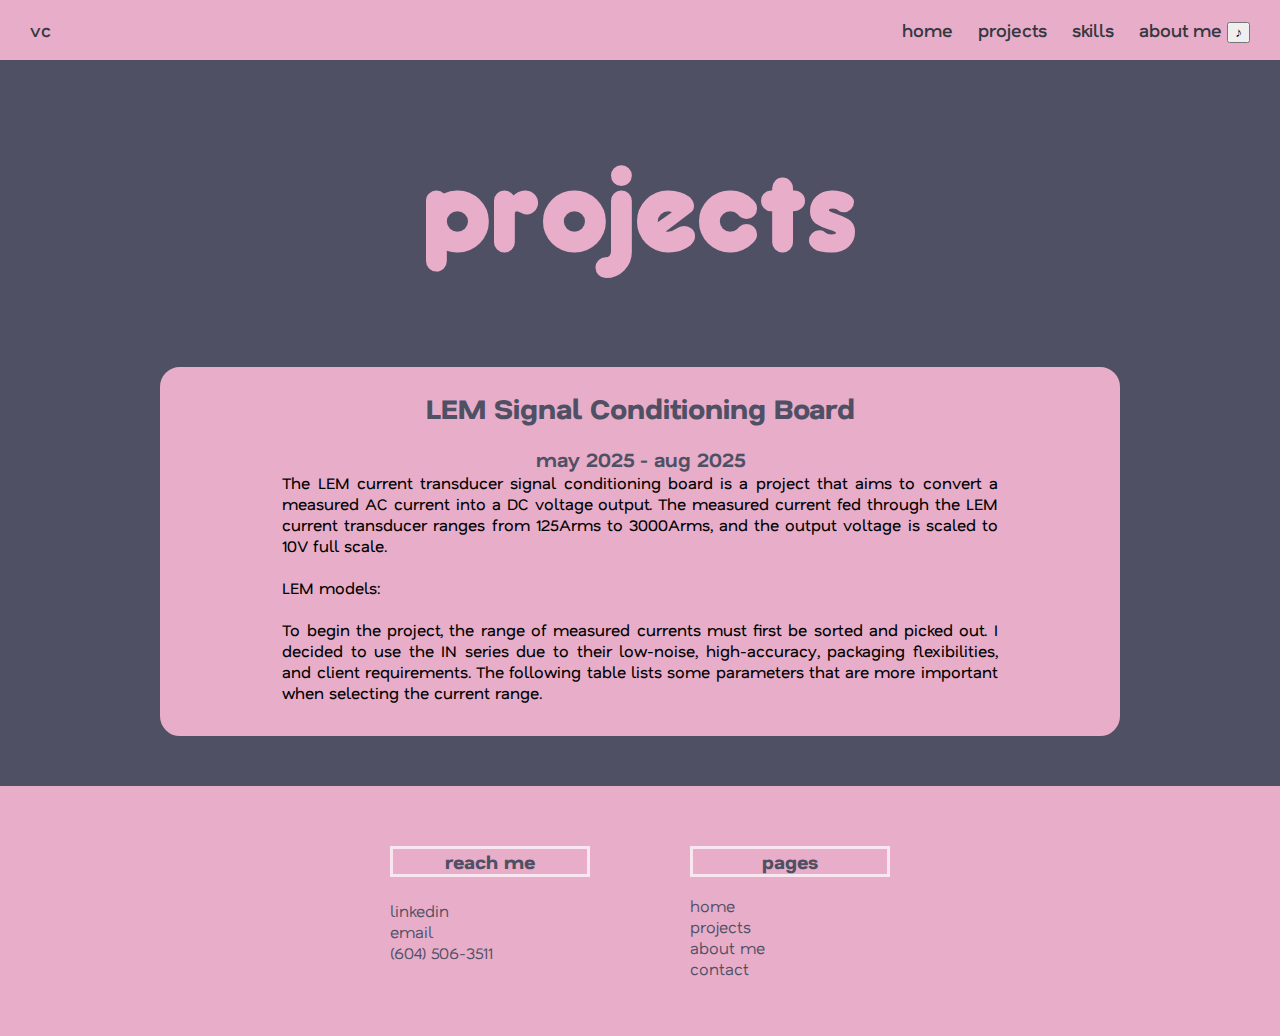
<file: project_1.html>
<!DOCTYPE html>
<html lang="en">

<!--head of the document-->
<head>
    <!--uses UTF-8 character encoding standard-->
    <meta charset="UTF-8">
    <!--adjusts width of webpage to device width-->
    <meta name="viewport" content="width=device-width, initial-scale=1.0">
    <!--title of the webpage-->
    <title>Vanessa Chu's Portfolio</title>
    <!--link to css file-->
    <link rel="stylesheet" type="text/css" href="styles.css">
</head>

<!--main page body-->
<body>
    <!--header-->
    <nav class="top_nav">
        <a href="/index1.html" target="_self">vc</a>
        <nav class="bot_nav">
            <a href="/index1.html" target="_self">home</a>
            <a href="/index1.html#scene-projects" target="_self">projects</a>
            <a href="/index1.html#scene-skills" target="_self">skills</a>
            <a href="/index1.html#scene-about-me" target="_self">about me</a>
            <button id="music-btn" aria-label="toggle music">♪</button>
        </nav>
    </nav>

    <main>
        <a class="project_a" href="/projects.html" target="_self">
            <h1 class="project_title">projects</h1>
        </a>
        
        <!--first project-->
        <section class="project_section">
            <!--add image of project for the left hand side of card-->
            <h3 class="project_h3">LEM Signal Conditioning Board</h3>
            <h4 class="project_h4">may 2025 - aug 2025</h4>
            <p>
                The LEM current transducer signal conditioning board is a project that aims to convert a measured AC current into a DC voltage output. The measured current fed through the LEM current transducer ranges from 125Arms to 3000Arms, and the output voltage is scaled to 10V full scale.
                <br><br>
                LEM models:
                <br><br>
                To begin the project, the range of measured currents must first be sorted and picked out. I decided to use the IN series due to their low-noise, high-accuracy, packaging flexibilities, and client requirements. The following table lists some parameters that are more important when selecting the current range.
            </p>
        </section>
    </main>

    <!--footer-->
    <nav class="footer">
        <!--<div id="contact_info"></div>-->
        <div class="footer_title_div">
            <h3 class="footer_titles">reach me</h3>
            <h3 class="footer_titles">pages</h3>
        </div>

        <div class="footer_section">
            <div id="links">
                <!--replace "linkedin:" with icons maybe?-->
                <!--<p>vanessa chu</p>-->
                <a href="https://www.linkedin.com/in/vanessac3/" target="_blank">linkedin</a>
                <a href="mailto:vanessa.chu333@gmail.com" target="_blank">email</a>
                <p>(604) 506-3511</p>
            </div>

            <div id="links">
                <a href="/index.html" target="_self">home</a>
                <a href="/projects.html" target="_self">projects</a>
                <a href="/about_me.html" target="_self">about me</a>
                <a href="/contact.html" target="_self">contact</a>
            </div>
        </div>
    </nav>

    <audio id="bg-music" loop src="/assets/Cozy%20Company%20-%20Golden%20Apple%20Archipelago.mp3"></audio>
    <script src="script.js"></script>
</body>
</file>
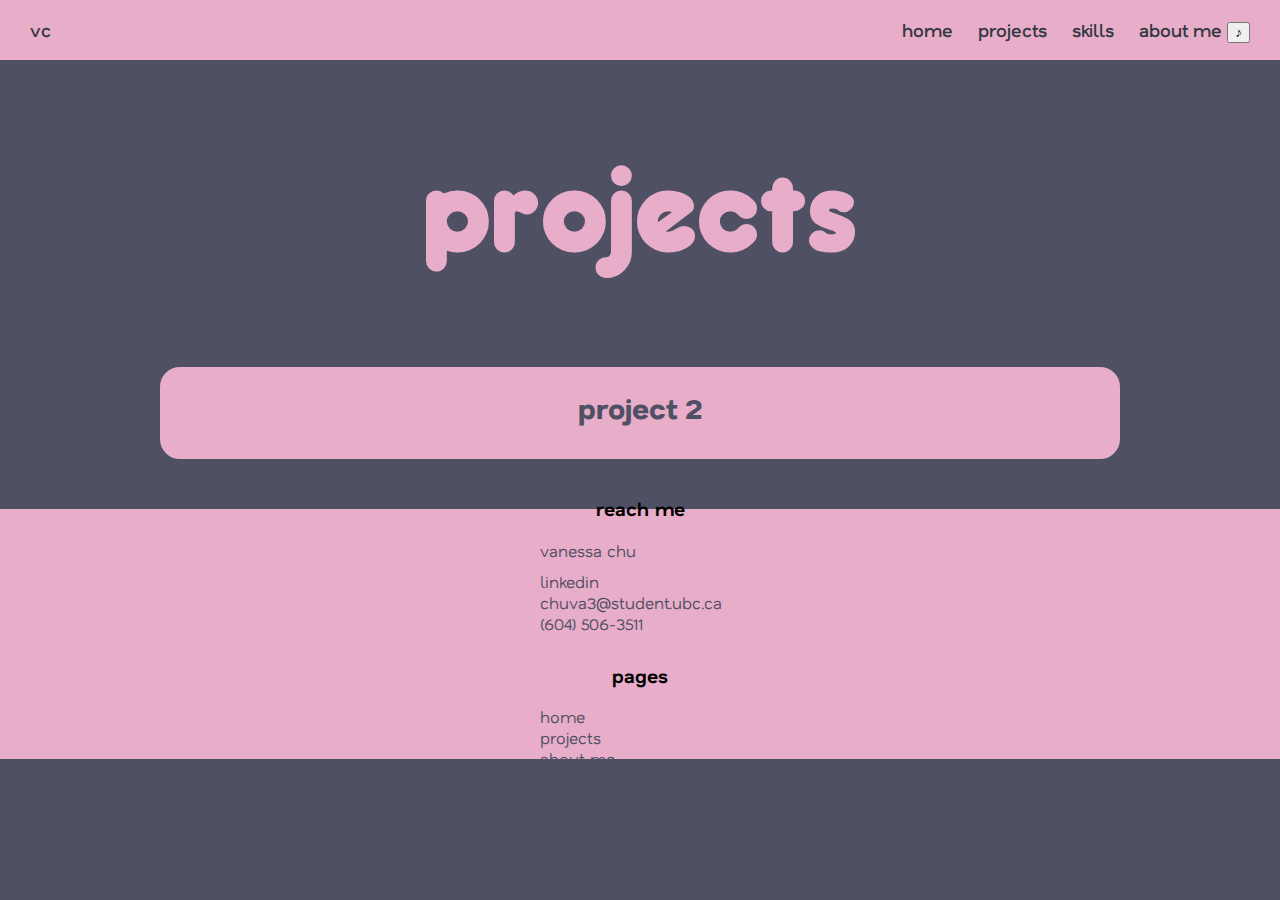
<file: project_2.html>
<!DOCTYPE html>
<html lang="en">

<!--head of the document-->
<head>
    <!--uses UTF-8 character encoding standard-->
    <meta charset="UTF-8">
    <!--adjusts width of webpage to device width-->
    <meta name="viewport" content="width=device-width, initial-scale=1.0">
    <!--title of the webpage-->
    <title>Vanessa Chu's Portfolio</title>
    <!--link to css file-->
    <link rel="stylesheet" type="text/css" href="styles.css">
</head>

<!--main page body-->
<body>
    <!--header-->
    <nav class="top_nav">
        <a href="/index1.html" target="_self">vc</a>
        <nav class="bot_nav">
            <a href="/index1.html" target="_self">home</a>
            <a href="/index1.html#scene-projects" target="_self">projects</a>
            <a href="/index1.html#scene-skills" target="_self">skills</a>
            <a href="/index1.html#scene-about-me" target="_self">about me</a>
            <button id="music-btn" aria-label="toggle music">♪</button>
        </nav>
    </nav>

    <main>
        <a class="project_a" href="/projects.html" target="_self">
            <h1 class="project_title">projects</h1>
        </a>
        
        <!--second project-->
        <section class="project_section">
            <!--add image of project for the left hand side of card-->
            <h3 class="project_h3">project 2</h3>
        </section>
    </main>

    <!--footer-->
    <nav class="footer">
        <!--<div id="contact_info"></div>-->
        <h3 id="footer_titles">reach me</h3>
        <div id="links">
            <!--replace "linkedin:" with icons maybe?-->
            <p>vanessa chu</p>
            <a href="https://www.linkedin.com/in/vanessac3/" target="_blank">linkedin</a>
            <a href="mailto:chuva3@student.ubc.ca" target="_blank">chuva3@student.ubc.ca</a>
            <p>(604) 506-3511</p>
        </div>

        <h3 id="footer_titles">pages</h3>
        <div id="links">
            <a href="/index.html" target="_self">home</a>
            <a href="/projects.html" target="_self">projects</a>
            <a href="/about_me.html" target="_self">about me</a>
            <a href="/contact.html" target="_self">contact</a>
        </div>
    </nav>

    <audio id="bg-music" loop src="/assets/Cozy%20Company%20-%20Golden%20Apple%20Archipelago.mp3"></audio>
    <script src="script.js"></script>
</body>
</file>
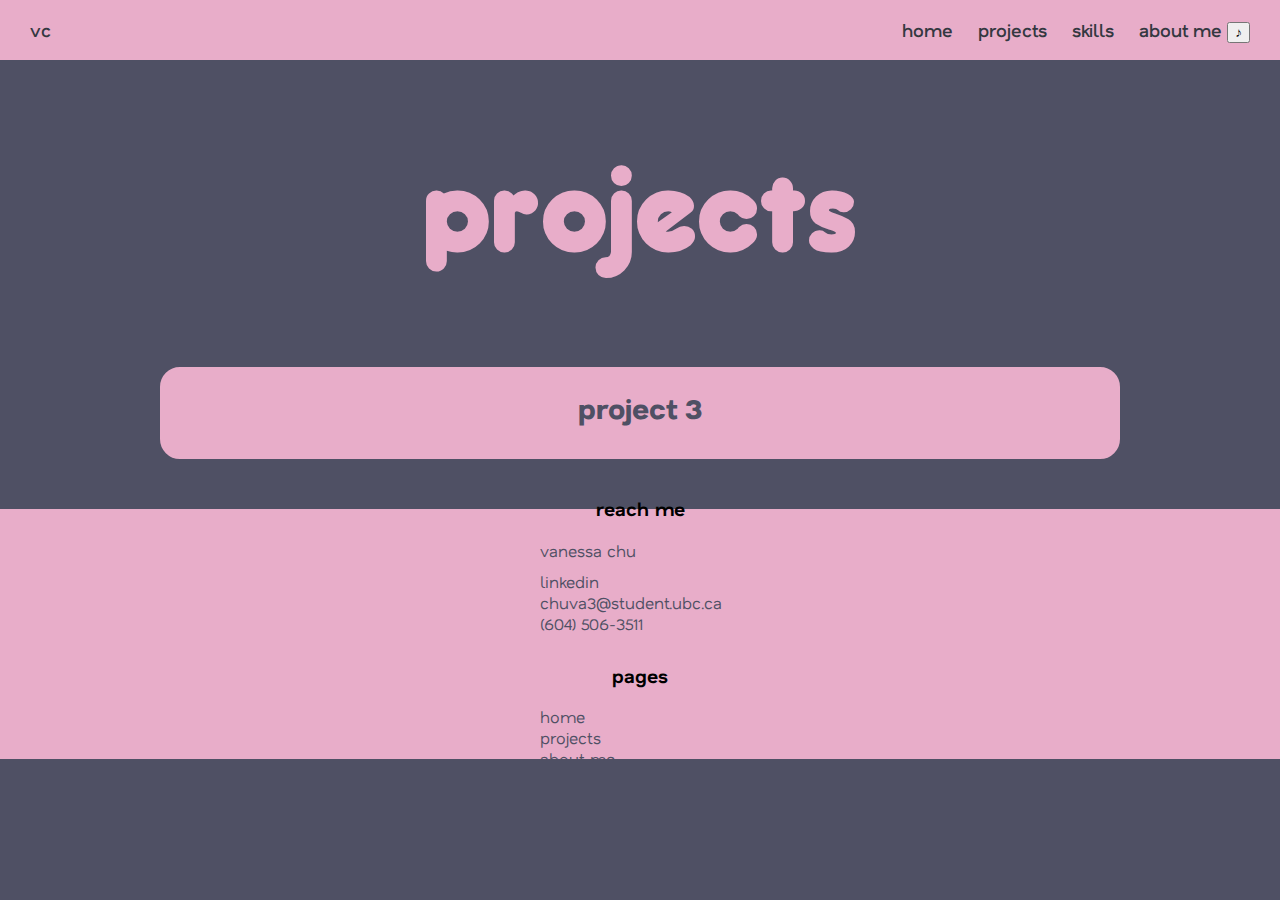
<file: project_3.html>
<!DOCTYPE html>
<html lang="en">

<!--head of the document-->
<head>
    <!--uses UTF-8 character encoding standard-->
    <meta charset="UTF-8">
    <!--adjusts width of webpage to device width-->
    <meta name="viewport" content="width=device-width, initial-scale=1.0">
    <!--title of the webpage-->
    <title>Vanessa Chu's Portfolio</title>
    <!--link to css file-->
    <link rel="stylesheet" type="text/css" href="styles.css">
</head>

<!--main page body-->
<body>
    <!--header-->
    <nav class="top_nav">
        <a href="/index1.html" target="_self">vc</a>
        <nav class="bot_nav">
            <a href="/index1.html" target="_self">home</a>
            <a href="/index1.html#scene-projects" target="_self">projects</a>
            <a href="/index1.html#scene-skills" target="_self">skills</a>
            <a href="/index1.html#scene-about-me" target="_self">about me</a>
            <button id="music-btn" aria-label="toggle music">♪</button>
        </nav>
    </nav>

    <main>
        <a class="project_a" href="/projects.html" target="_self">
            <h1 class="project_title">projects</h1>
        </a>
        
        <!--third project-->
        <section class="project_section">
            <!--add image of project for the left hand side of card-->
            <h3 class="project_h3">project 3</h3>
        </section>
    </main>

    <!--footer-->
    <nav class="footer">
        <!--<div id="contact_info"></div>-->
        <h3 id="footer_titles">reach me</h3>
        <div id="links">
            <!--replace "linkedin:" with icons maybe?-->
            <p>vanessa chu</p>
            <a href="https://www.linkedin.com/in/vanessac3/" target="_blank">linkedin</a>
            <a href="mailto:chuva3@student.ubc.ca" target="_blank">chuva3@student.ubc.ca</a>
            <p>(604) 506-3511</p>
        </div>

        <h3 id="footer_titles">pages</h3>
        <div id="links">
            <a href="/index.html" target="_self">home</a>
            <a href="/projects.html" target="_self">projects</a>
            <a href="/about_me.html" target="_self">about me</a>
            <a href="/contact.html" target="_self">contact</a>
        </div>
    </nav>

    <audio id="bg-music" loop src="/assets/Cozy%20Company%20-%20Golden%20Apple%20Archipelago.mp3"></audio>
    <script src="script.js"></script>
</body>
</file>
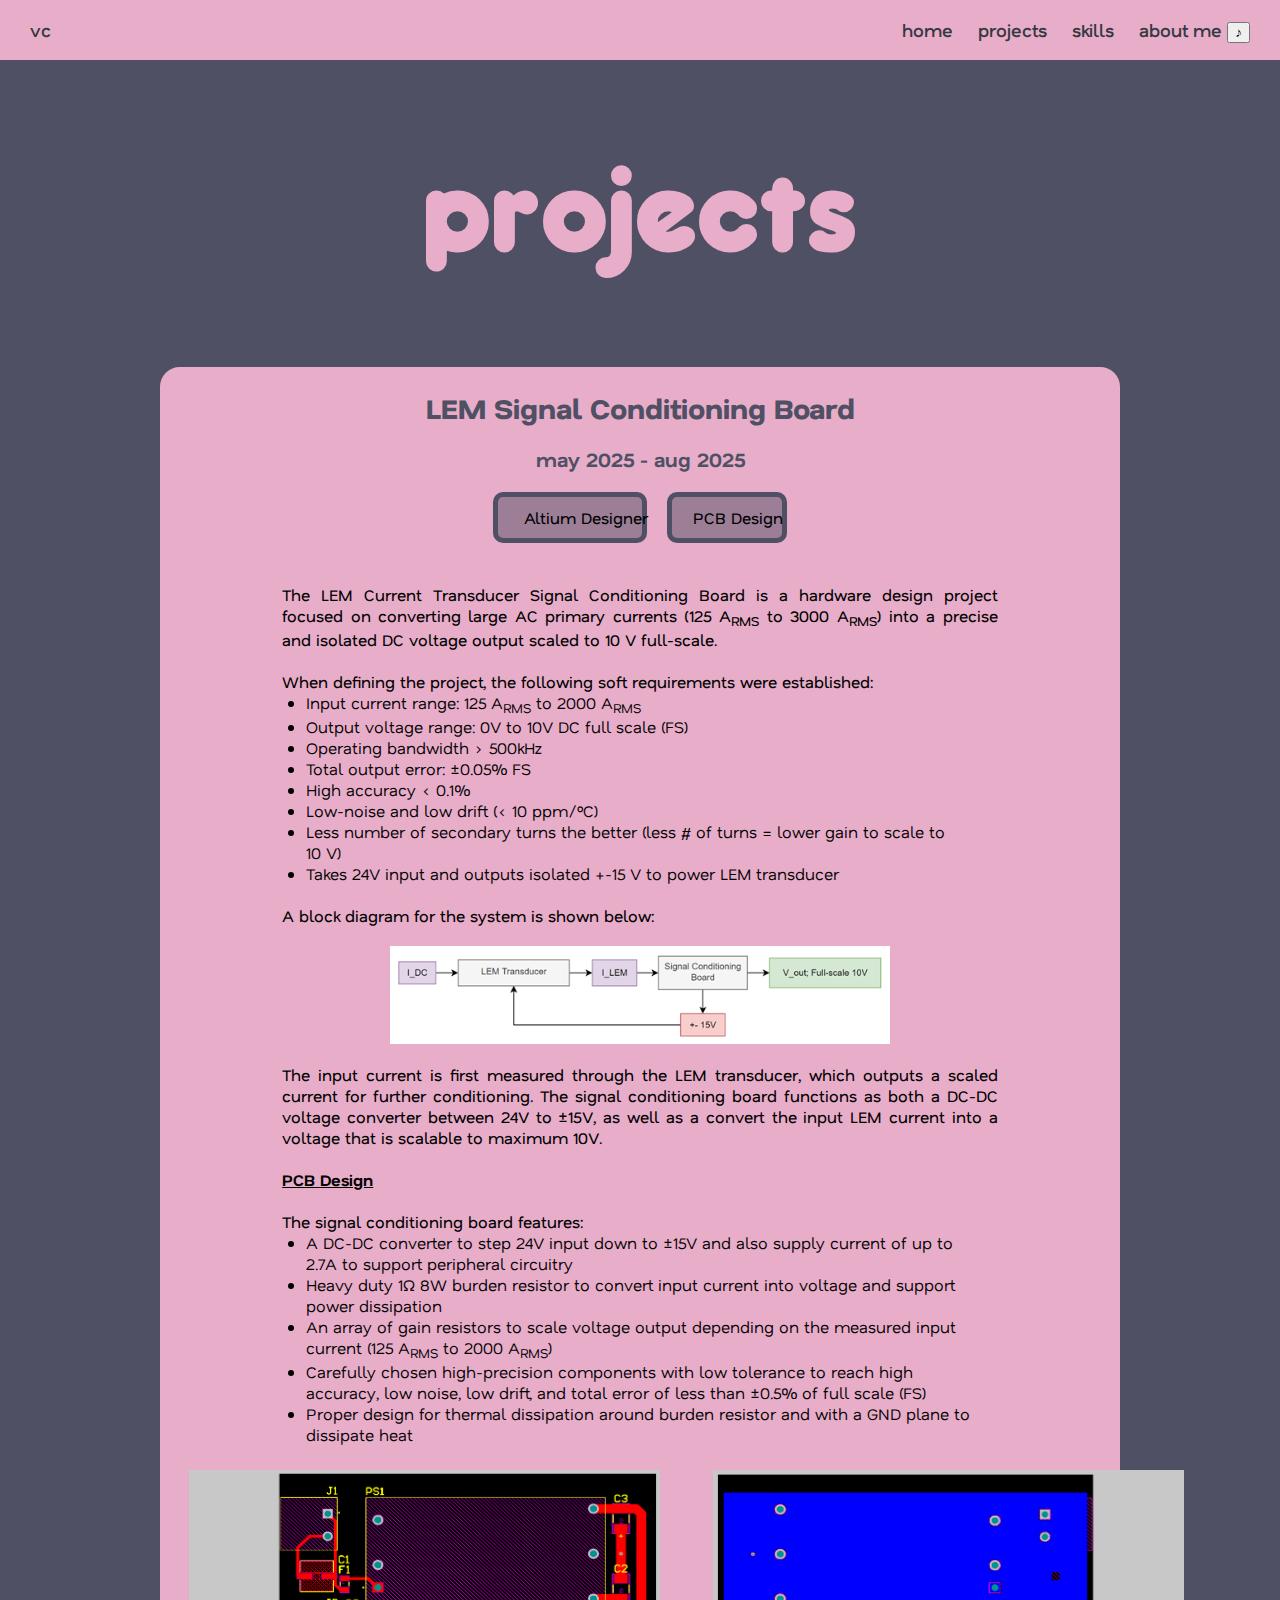
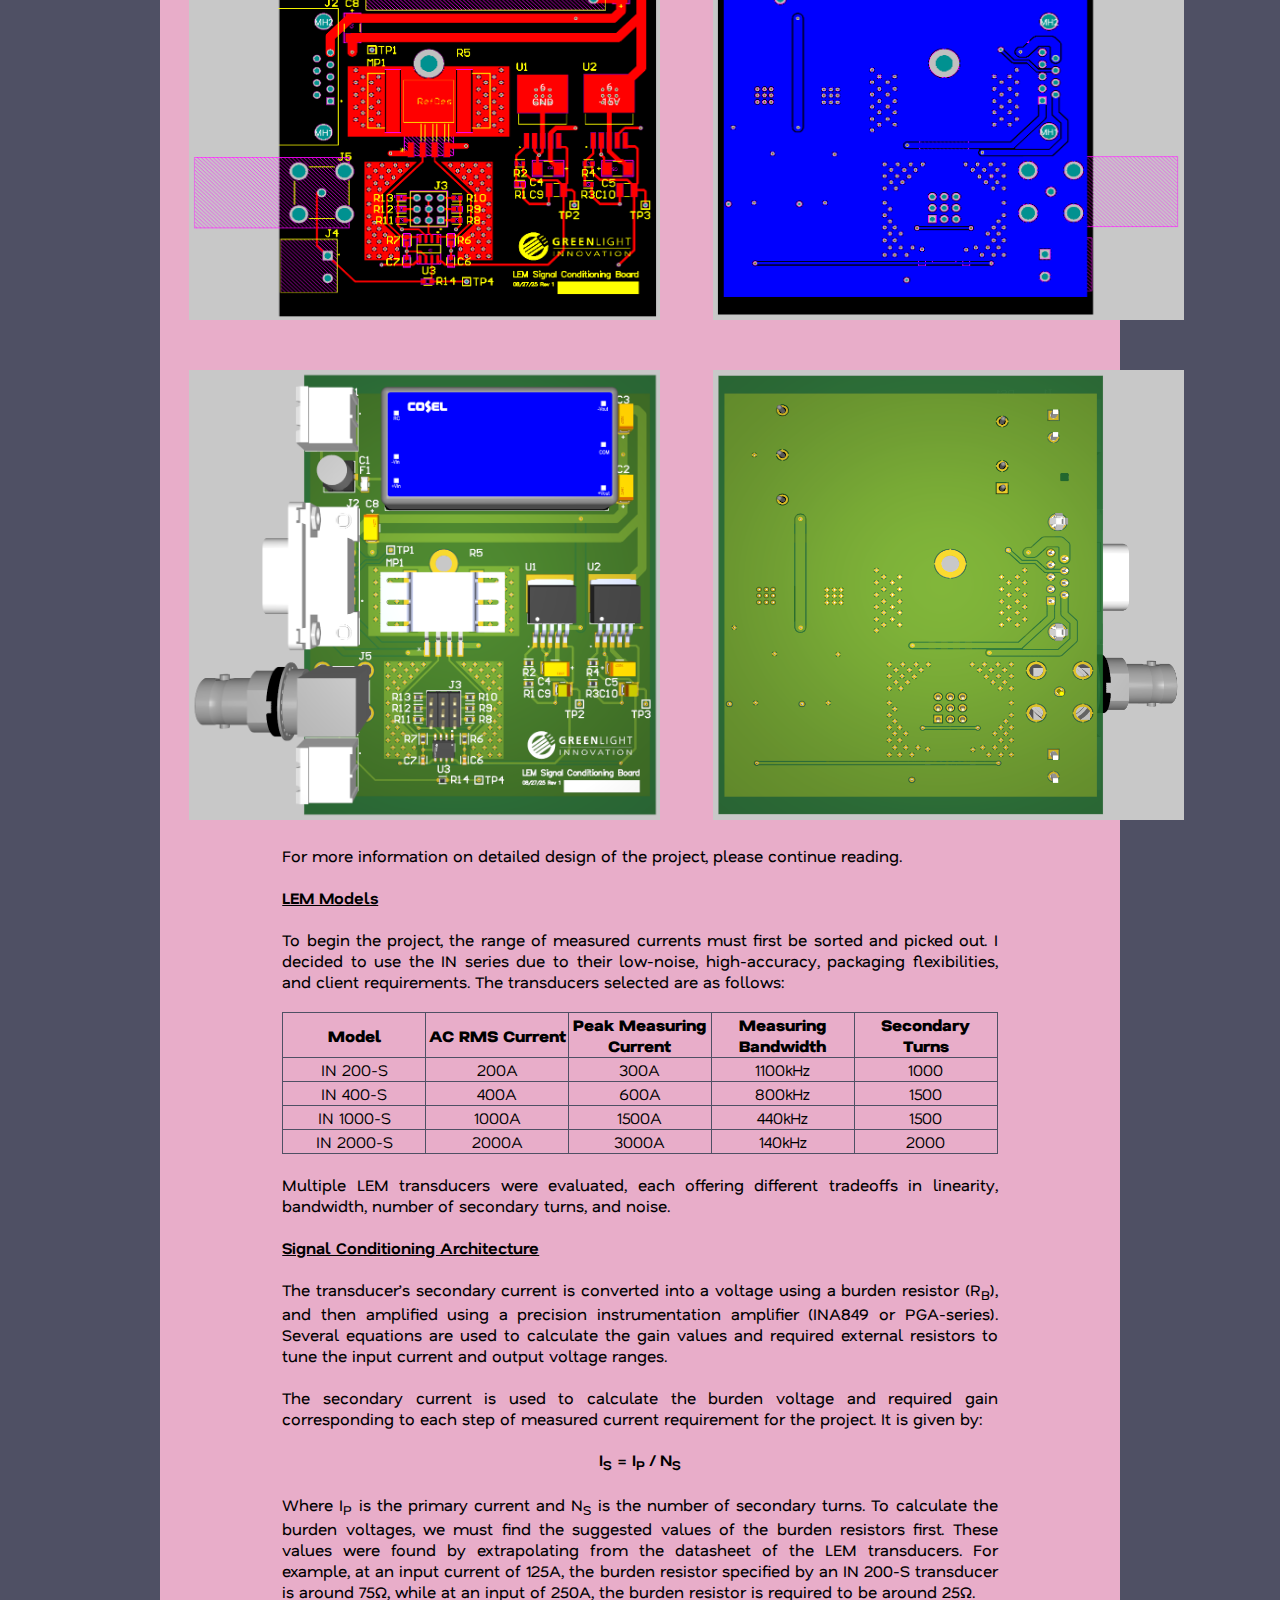
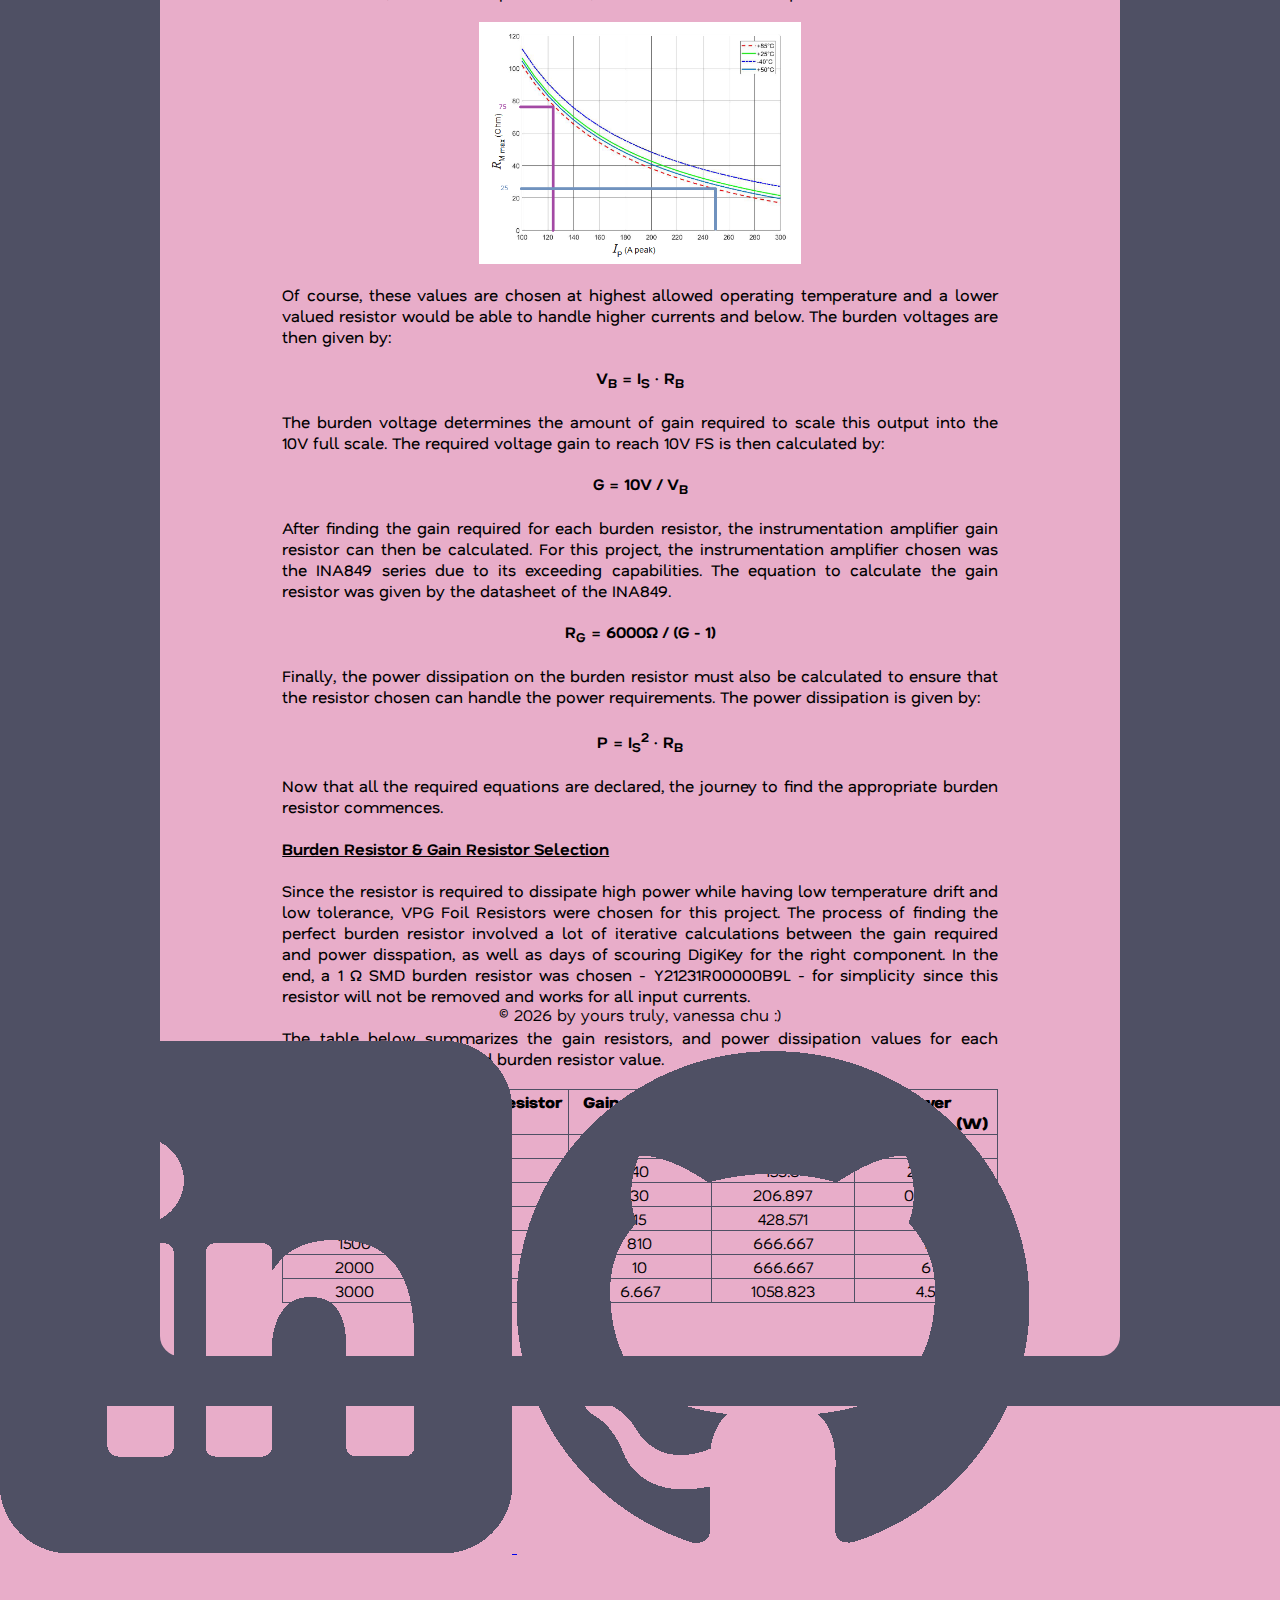
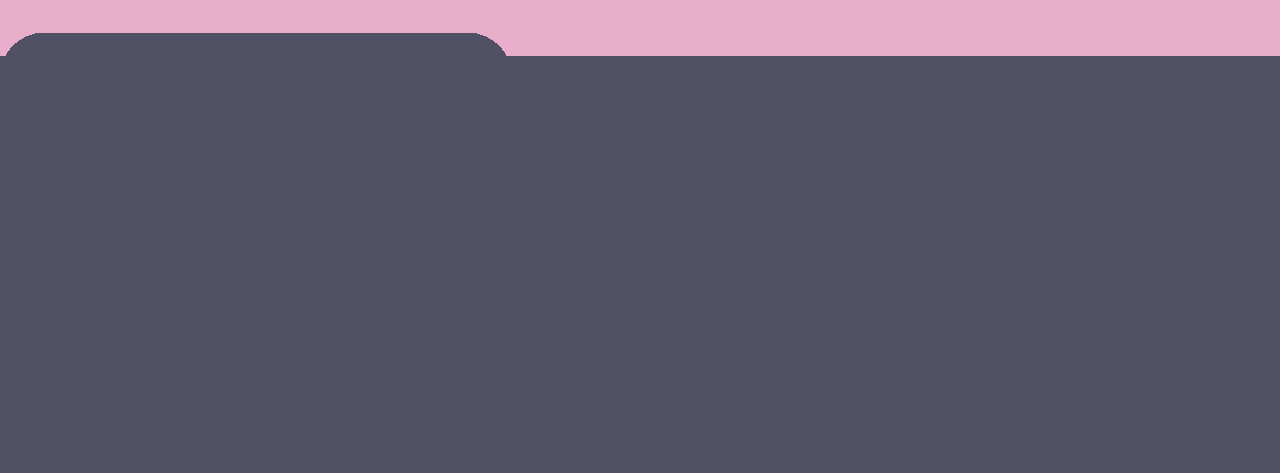
<file: project_4.html>
<!DOCTYPE html>
<html lang="en">

<!--head of the document-->
<head>
    <!--uses UTF-8 character encoding standard-->
    <meta charset="UTF-8">
    <!--adjusts width of webpage to device width-->
    <meta name="viewport" content="width=device-width, initial-scale=1.0">
    <!--title of the webpage-->
    <title>Vanessa Chu's Portfolio</title>
    <!--link to css file-->
    <link rel="stylesheet" type="text/css" href="styles.css">
</head>

<!--main page body-->
<body>
    <!--header-->
    <nav class="top_nav">
        <a href="/index.html" target="_self">vc</a>
        <nav class="bot_nav">
            <a href="/index1.html" target="_self">home</a>
            <a href="/projects.html" target="_self">projects</a>
            <a href="/index1.html#scene-skills" target="_self">skills</a>
            <a href="/index1.html#scene-about-me" target="_self">about me</a>
            <button id="music-btn" aria-label="toggle music">♪</button>
        </nav>
    </nav>

    <main>
        <a class="project_a" href="/projects.html" target="_self">
            <h1 class="project_title">projects</h1>
        </a>
        
        <section class="project_section">
            <h3 class="project_h3">LEM Signal Conditioning Board</h3>
            <h4 class="project_h4">may 2025 - aug 2025</h4>
            <div class="project_skills">
                <div class="box">
                    <p>Altium Designer</p>
                </div>
                <div class="box">
                    <p>PCB Design</p>
                </div>
            </div>

            <p>
                <br>
                The LEM Current Transducer Signal Conditioning Board is a hardware design project focused on converting large AC primary currents (125&nbsp;A<sub>RMS</sub> to 3000&nbsp;A<sub>RMS</sub>) into a precise and isolated DC voltage output scaled to 10&nbsp;V full-scale.
                <br><br>
                When defining the project, the following soft requirements were established:
                <br>
            </p>

            <ul>
                <li>Input current range: 125&nbsp;A<sub>RMS</sub> to 2000&nbsp;A<sub>RMS</sub></li>
                <li>Output voltage range: 0V to 10V DC full scale (FS)</li>
                <li>Operating bandwidth &gt; 500kHz</li>
                <li>Total output error: &plusmn;0.05% FS</li>
                <li>High accuracy &lt; 0.1%</li>
                <li>Low-noise and low drift (&lt; 10 ppm/°C)</li>
                <li>Less number of secondary turns the better (less # of turns = lower gain to scale to 10&nbsp;V)</li>
                <li>Takes 24V input and outputs isolated +-15&nbsp;V to power LEM transducer</li>
            </ul>

            <p>
                <br>
                A block diagram for the system is shown below:
                <img src="assets/project 4/P4 - Logic Block Diagram.png" alt="Block Diagram" style="width: 70%; height: 70%;">
                The input current is first measured through the LEM transducer, which outputs a scaled current for further conditioning. The signal conditioning board functions as both a DC-DC voltage converter between 24V to &plusmn;15V, as well as a convert the input LEM current into a voltage that is scalable to maximum 10V.
                <br><br>
            </p>

            <p class="tldr">
                <b><ins>PCB Design</ins></b>
                <br><br>
                The signal conditioning board features:
                <ul>
                    <li>A DC-DC converter to step 24V input down to &plusmn;15V and also supply current of up to 2.7A to support peripheral circuitry</li>
                    <li>Heavy duty 1&Omega; 8W burden resistor to convert input current into voltage and support power dissipation</li>
                    <li>An array of gain resistors to scale voltage output depending on the measured input current (125&nbsp;A<sub>RMS</sub> to 2000&nbsp;A<sub>RMS</sub>)</li>
                    <li>Carefully chosen high-precision components with low tolerance to reach high accuracy, low noise, low drift, and total error of less than &plusmn;0.5% of full scale (FS)</li>
                    <li>Proper design for thermal dissipation around burden resistor and with a GND plane to dissipate heat</li>
                </ul>
                <div id="row">
                    <div id="column">
                        <img src="assets/project 4/PCB Top.png" alt="PCB Top View">
                    </div>
                    <div id="column">
                        <img src="assets/project 4/PCB Bottom.png" alt="PCB Bottom View">
                    </div>
                </div>
                <div id="row">
                    <div id="column">
                        <img src="assets/project 4/PCB 3D Top.png" alt="PCB Top 3D View">
                    </div>
                    <div id="column">
                        <img src="assets/project 4/PCB 3D Bottom.png" alt="PCB Bottom 3D View">
                    </div>
                </div>
            </p>

            <p>
                For more information on detailed design of the project, please continue reading.
                <br><br>
                <b><ins>LEM Models</ins></b>
                <br><br>
                To begin the project, the range of measured currents must first be sorted and picked out. I decided to use the IN series due to their low-noise, high-accuracy, packaging flexibilities, and client requirements. The transducers selected are as follows:
            </p>   
                <!--<ul class="lem_models">
                    <li>IN 200-S: 200Arms, 300A peak current, 1100kHz bandwidth</li>
                    <li>IN 400-S: 400Arms, 600A peak current, 800kHz bandwidth</li>
                    <li>IN 1000-S: 1000Arms, 1500A peak current, 440kHz bandwidth</li>
                    <li>IN 2000-S: 2000Arms, 3000A peak current, 140kHz bandwidth</li>
                </ul>-->

            <table class="lem_param">
                <tr>
                    <th><b>Model</b></th>
                    <th><b>AC RMS Current</b></th>
                    <th><b>Peak Measuring Current</b></th>
                    <th><b>Measuring Bandwidth</b></th>
                    <th><b>Secondary Turns</b></th>
                </tr>
                <tr>
                    <td>IN 200-S</td>
                    <td>200A</td>
                    <td>300A</td>
                    <td>1100kHz</td>
                    <td>1000</td>
                </tr>
                <tr>
                    <td>IN 400-S</td>
                    <td>400A</td>
                    <td>600A</td>
                    <td>800kHz</td>
                    <td>1500</td>
                </tr>
                <tr>
                    <td>IN 1000-S</td>
                    <td>1000A</td>
                    <td>1500A</td>
                    <td>440kHz</td>
                    <td>1500</td>
                </tr>
                <tr>
                    <td>IN 2000-S</td>
                    <td>2000A</td>
                    <td>3000A</td>
                    <td>140kHz</td>
                    <td>2000</td>
                </tr>
            </table>

            <p>
                Multiple LEM transducers were evaluated, each offering different tradeoffs in linearity, bandwidth, number of secondary turns, and noise.
                <br><br>
                <b><ins>Signal Conditioning Architecture</ins></b>
                <br><br>
                The transducer’s secondary current is converted into a voltage using a burden resistor (R<sub>B</sub>), and then amplified using a precision instrumentation amplifier (INA849 or PGA-series). 
                Several equations are used to calculate the gain values and required external resistors to tune the input current and output voltage ranges.
            </p>
            
            <p> 
                <br>
                The secondary current is used to calculate the burden voltage and required gain corresponding to each step of measured current requirement for the project. It is given by:
                <span class="equation"><strong>I<sub>S</sub> = I<sub>P</sub> &frasl; N<sub>S</sub></strong></span>
                Where I<sub>P</sub> is the primary current and N<sub>S</sub> is the number of secondary turns. To calculate the burden voltages, we must find the suggested values of the burden resistors first. These values were found by extrapolating from the datasheet of the LEM transducers. 
                For example, at an input current of 125A, the burden resistor specified by an IN 200-S transducer is around 75&#8486, while at an input of 250A, the burden resistor is required to be around 25&#8486. 
                <img src="assets/project 4/Burden Resistor Extrapolation.png" alt="Burden Resistor Extrapolation">
                Of course, these values are chosen at highest allowed operating temperature and a lower valued resistor would be able to handle higher currents and below.
                The burden voltages are then given by:
                <span class="equation"><strong>V<sub>B</sub> = I<sub>S</sub> &middot; R<sub>B</sub></strong></span>
                The burden voltage determines the amount of gain required to scale this output into the 10V full scale. 
                The required voltage gain to reach 10V FS is then calculated by:
                <span class="equation"><strong>G = 10V &frasl; V<sub>B</sub></strong></span>
                After finding the gain required for each burden resistor, the instrumentation amplifier gain resistor can then be calculated. For this project, the instrumentation amplifier chosen was the INA849 series due to its exceeding capabilities.
                The equation to calculate the gain resistor was given by the datasheet of the INA849. 
                <span class="equation"><strong>R<sub>G</sub> = 6000&#8486 &frasl; (G - 1)</strong></span>
                Finally, the power dissipation on the burden resistor must also be calculated to ensure that the resistor chosen can handle the power requirements. The power dissipation is given by:
                <span class="equation"><strong>P = I<sub>S</sub><sup>2</sup> &middot; R<sub>B</sub></strong></span>
                Now that all the required equations are declared, the journey to find the appropriate burden resistor commences. 
            </p>

            <p>
                <br>
                <b><ins>Burden Resistor & Gain Resistor Selection</ins></b>
                <br><br>
                Since the resistor is required to dissipate high power while having low temperature drift and low tolerance, VPG Foil Resistors were chosen for this project. 
                The process of finding the perfect burden resistor involved a lot of iterative calculations between the gain required and power disspation, as well as days of scouring DigiKey for the right component.
                In the end, a 1 &Omega; SMD burden resistor was chosen - Y21231R00000B9L - for simplicity since this resistor will not be removed and works for all input currents.
                <br><br>
                The table below summarizes the gain resistors, and power dissipation values for each measured current step and burden resistor value.
            </p>

            <table class="calculations">
                <tr>
                    <th><b>Input Current (RMS; A)</b></th>
                    <th><b>Burden Resistor (&Omega;)</b></th>
                    <th><b>Gain Required (V/V)</b></th>
                    <th><b>Gain Resistor (&Omega;)</b></th>
                    <th><b>Power Dissipation (W)</b></th>
                </tr>
                <tr>
                    <td>125</td>
                    <td>1</td>
                    <td>80</td>
                    <td>76</td>
                    <td>1.172</td>
                </tr>
                <tr>
                    <td>250</td>
                    <td>1</td>
                    <td>40</td>
                    <td>153.8</td>
                    <td>2.188</td>
                </tr>
                <tr>
                    <td>500</td>
                    <td>1</td>
                    <td>30</td>
                    <td>206.897</td>
                    <td>0.998</td>
                </tr>
                <tr>
                    <td>1000</td>
                    <td>1</td>
                    <td>15</td>
                    <td>428.571</td>
                    <td>3.114</td>
                </tr>
                <tr>
                    <td>1500</td>
                    <td>1</td>
                    <td>810</td>
                    <td>666.667</td>
                    <td>1</td>
                </tr>
                <tr>
                    <td>2000</td>
                    <td>1</td>
                    <td>10</td>
                    <td>666.667</td>
                    <td>6</td>
                </tr>
                <tr>
                    <td>3000</td>
                    <td>1</td>
                    <td>6.667</td>
                    <td>1058.823</td>
                    <td>4.5</td>
                </tr>
            </table>

            <!--<p>
                <b><ins>PCB Design</ins></b>
                <br><br>
                The PCB design can start now that the main component and their values are chosen. All schematics and PCB are routed and designed on Altium Designer. 
                <img src="assets/project 4/PCB Schematic.png" alt="PCB Schematic" style="width: 80%; height: 80%;">
                The top circuit features a MGFW802415, a DC-DC converter to step input 24V to &plusmn;15V supply to the instrumentation amplifier and LEM transducer, that is also able to supply a current of 2.7A. 
                The power rating of the burden resistor is designed to be 2-4x higher than the desired power to ensure functionality under high loads.
                Since the power rating of the chosen burden resistor is 8W, with a supplied current of 2.7A, it is able to provide necessary power for the resistor. 
                <br><br>
                The bottom circuit details the signal conditioning portion of the project.
                <br><br>
                The following images shows the PCB design as well as the 3D render version. The PCB is a 2-layer design with components only on one side, features thermal dissipation around the burden resistors and its output traces,
                high current carrying traces from the converter, as well as a ground pour on the bottom layer to help with power integrity as well as thermal regulation on the board.
                <div id="row">
                    <div id="column">
                        <img src="assets/project 4/PCB Top.png" alt="PCB Top View">
                    </div>
                    <div id="column">
                        <img src="assets/project 4/PCB Bottom.png" alt="PCB Bottom View">
                    </div>
                </div>
                <div id="row">
                    <div id="column">
                        <img src="assets/project 4/PCB 3D Top.png" alt="PCB Top 3D View">
                    </div>
                    <div id="column">
                        <img src="assets/project 4/PCB 3D Bottom.png" alt="PCB Bottom 3D View">
                    </div>
                </div>
            </p>-->
        </section>
    </main>

    <!--footer-->
    <nav class="footer">
        <div class="footer-left">
            <p>&copy; 2026 by yours truly, vanessa chu :)</p>
        </div>
        <div class="footer-right">
            <a href="https://www.linkedin.com/in/vanessac3/" target="_blank">
                <img id="contact" src="/assets/linkedin.png" alt="Vanessa Chu's LinkedIn profile"/>
            </a>

            <a href="https://www.github.com/vanessachu3" target="_blank">
                <img id="contact" src="/assets/github.png" alt="Vanessa Chu's GitHub profile"/>
            </a>

            <a href="mailto:vanessa.chu333@gmail.com" target="_blank">
                <img id="contact" src="/assets/mail.png" alt="Vanessa Chu's email"/>
            </a>
        </div>
    </nav>

    <audio id="bg-music" loop src="/assets/Cozy%20Company%20-%20Golden%20Apple%20Archipelago.mp3"></audio>
    <script src="script.js"></script>
</body>
</file>
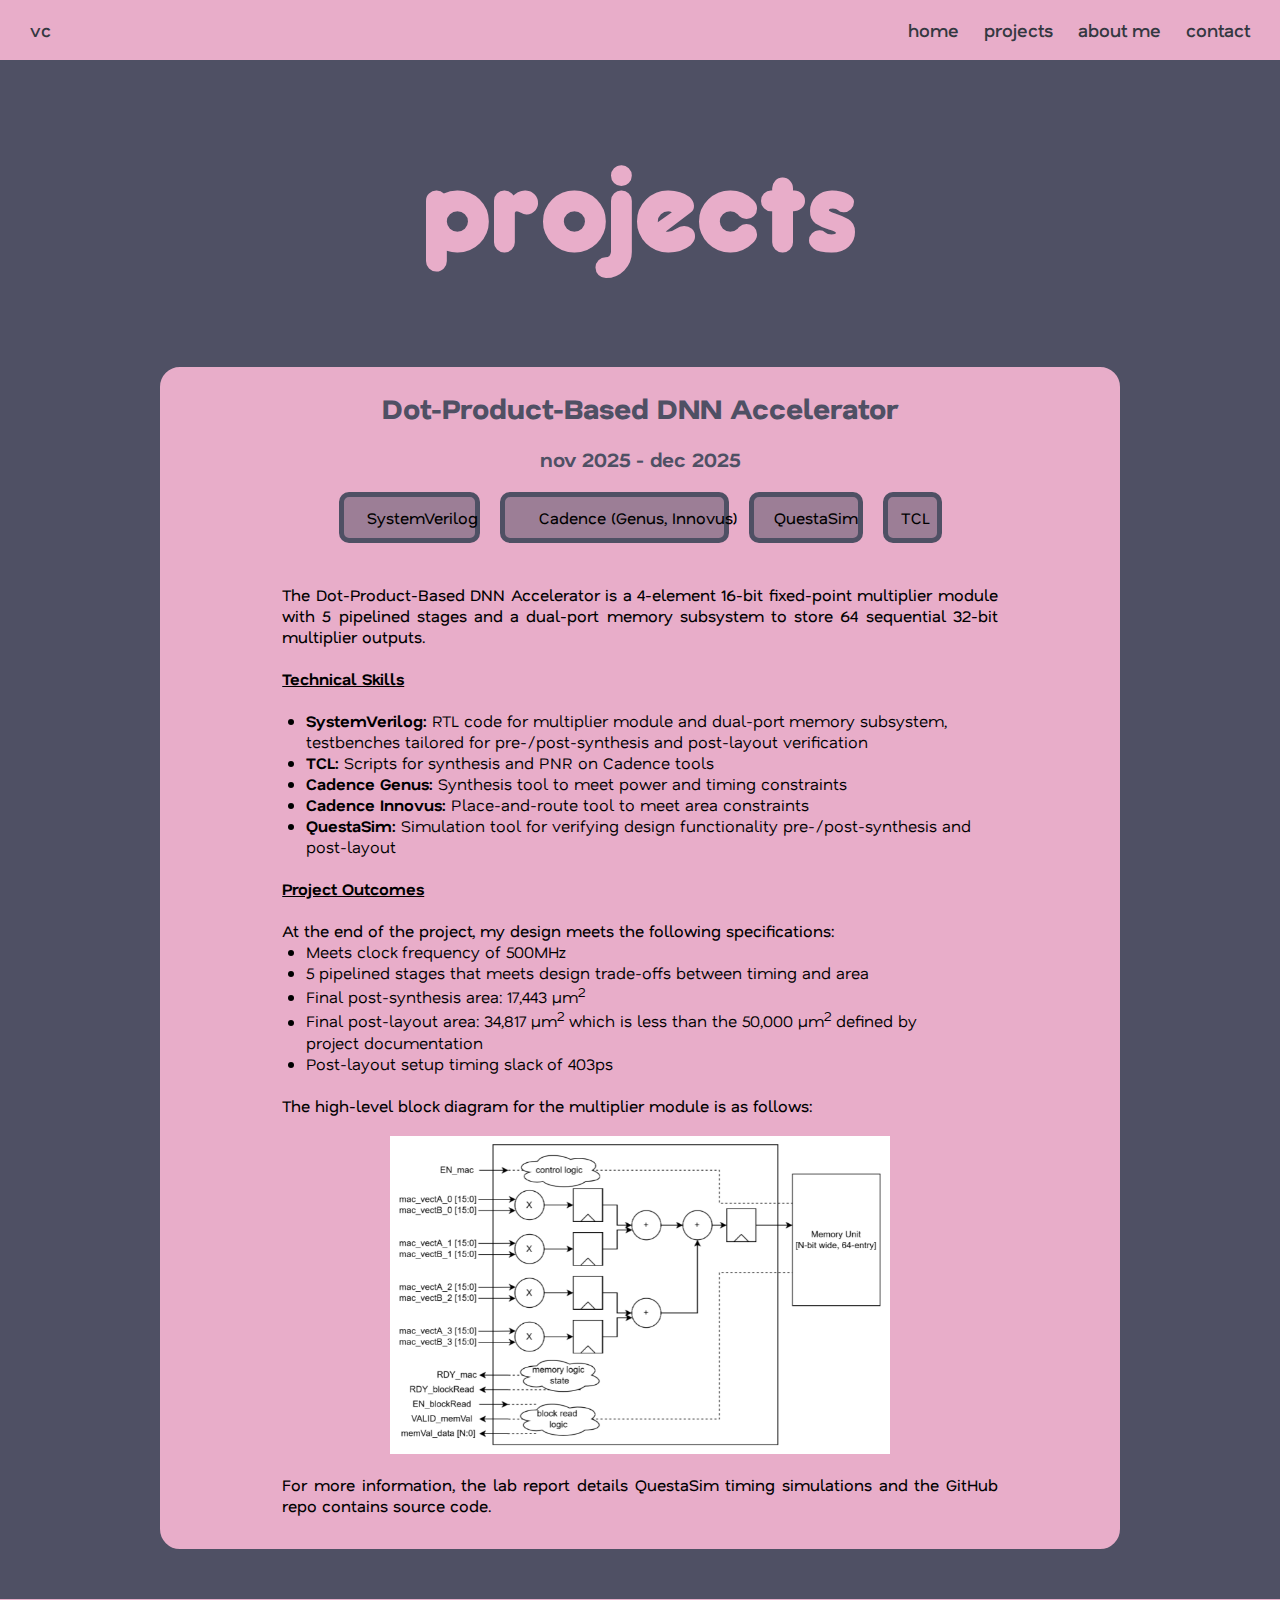
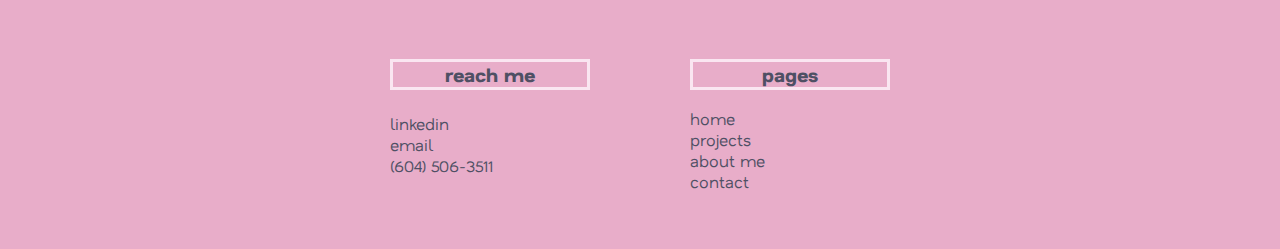
<file: project_5.html>
<!DOCTYPE html>
<html lang="en">

<!--head of the document-->
<head>
    <!--uses UTF-8 character encoding standard-->
    <meta charset="UTF-8">
    <!--adjusts width of webpage to device width-->
    <meta name="viewport" content="width=device-width, initial-scale=1.0">
    <!--title of the webpage-->
    <title>Vanessa Chu's Portfolio</title>
    <!--link to css file-->
    <link rel="stylesheet" type="text/css" href="styles.css">
</head>

<!--main page body-->
<body>
    <!--header-->
    <nav class="top_nav">
        <a href="/index.html" target="_self">vc</a>
        <nav class="bot_nav">
            <a href="/index.html" target="_self">home</a>
            <a href="/projects.html" target="_self">projects</a>
            <a href="/about_me.html" target="_self">about me</a>
            <a href="/contact.html" target="_self">contact</a>
        </nav>
    </nav>

    <main>
        <a class="project_a" href="/projects.html" target="_self">
            <h1 class="project_title">projects</h1>
        </a>
        
        <section class="project_section">
            <h3 class="project_h3">Dot-Product-Based DNN Accelerator</h3>
            <h4 class="project_h4">nov 2025 - dec 2025</h4>
            <div class="project_skills">
                <div class="box">
                    <p>SystemVerilog</p>
                </div>
                <div class="box">
                    <p>Cadence (Genus, Innovus)</p>
                </div>
                <div class="box">
                    <p>QuestaSim</p>
                </div>
                <div class="box">
                    <p>TCL</p>
                </div>
            </div>

            <p>
                <br>
                The Dot-Product-Based DNN Accelerator is a 4-element 16-bit fixed-point multiplier module with 5 pipelined stages and a dual-port memory subsystem to store 64 sequential 32-bit multiplier outputs. 
                <br><br>
                <b><ins>Technical Skills</ins></b>
                <br><br>    
            </p>
            
            <ul>
                <li><b>SystemVerilog:</b> RTL code for multiplier module and dual-port memory subsystem, testbenches tailored for pre-/post-synthesis and post-layout verification</li>
                <li><b>TCL:</b> Scripts for synthesis and PNR on Cadence tools</li>
                <li><b>Cadence Genus:</b> Synthesis tool to meet power and timing constraints</li>
                <li><b>Cadence Innovus:</b> Place-and-route tool to meet area constraints</li>
                <li><b>QuestaSim:</b> Simulation tool for verifying design functionality pre-/post-synthesis and post-layout</li>
            </ul>

            <p>
                <br>
                <b><ins>Project Outcomes</ins></b>
                <br><br>
                At the end of the project, my design meets the following specifications:
            </p>
            
            <ul>
                <li>Meets clock frequency of 500MHz</li>
                <li>5 pipelined stages that meets design trade-offs between timing and area</li>
                <li>Final post-synthesis area: 17,443 &mu;m<sup>2</sup></li>
                <li>Final post-layout area: 34,817 &mu;m<sup>2</sup> which is less than the 50,000 &mu;m<sup>2</sup> defined by project documentation</li>
                <li>Post-layout setup timing slack of 403ps</li>
            </ul>
                
            <p>
                <br>
                The high-level block diagram for the multiplier module is as follows:
                <img src="assets/project 5/High Level Block Diagram.png" alt="Block Diagram" style="width: 70%; height: 70%;">
                For more information, the lab report details QuestaSim timing simulations and the GitHub repo contains source code.
            </p>
        </section>
    </main>

    <!--footer-->
    <nav class="footer">
        <!--<div id="contact_info"></div>-->
        <div class="footer_title_div">
            <h3 class="footer_titles">reach me</h3>
            <h3 class="footer_titles">pages</h3>
        </div>

        <div class="footer_section">
            <div id="links">
                <!--replace "linkedin:" with icons maybe?-->
                <!--<p>vanessa chu</p>-->
                <a href="https://www.linkedin.com/in/vanessac3/" target="_blank">linkedin</a>
                <a href="mailto:vanessa.chu333@gmail.com" target="_blank">email</a>
                <p>(604) 506-3511</p>
            </div>

            <div id="links">
                <a href="/index.html" target="_self">home</a>
                <a href="/projects.html" target="_self">projects</a>
                <a href="/about_me.html" target="_self">about me</a>
                <a href="/contact.html" target="_self">contact</a>
            </div>
        </div>
    </nav>
</body>
</file>
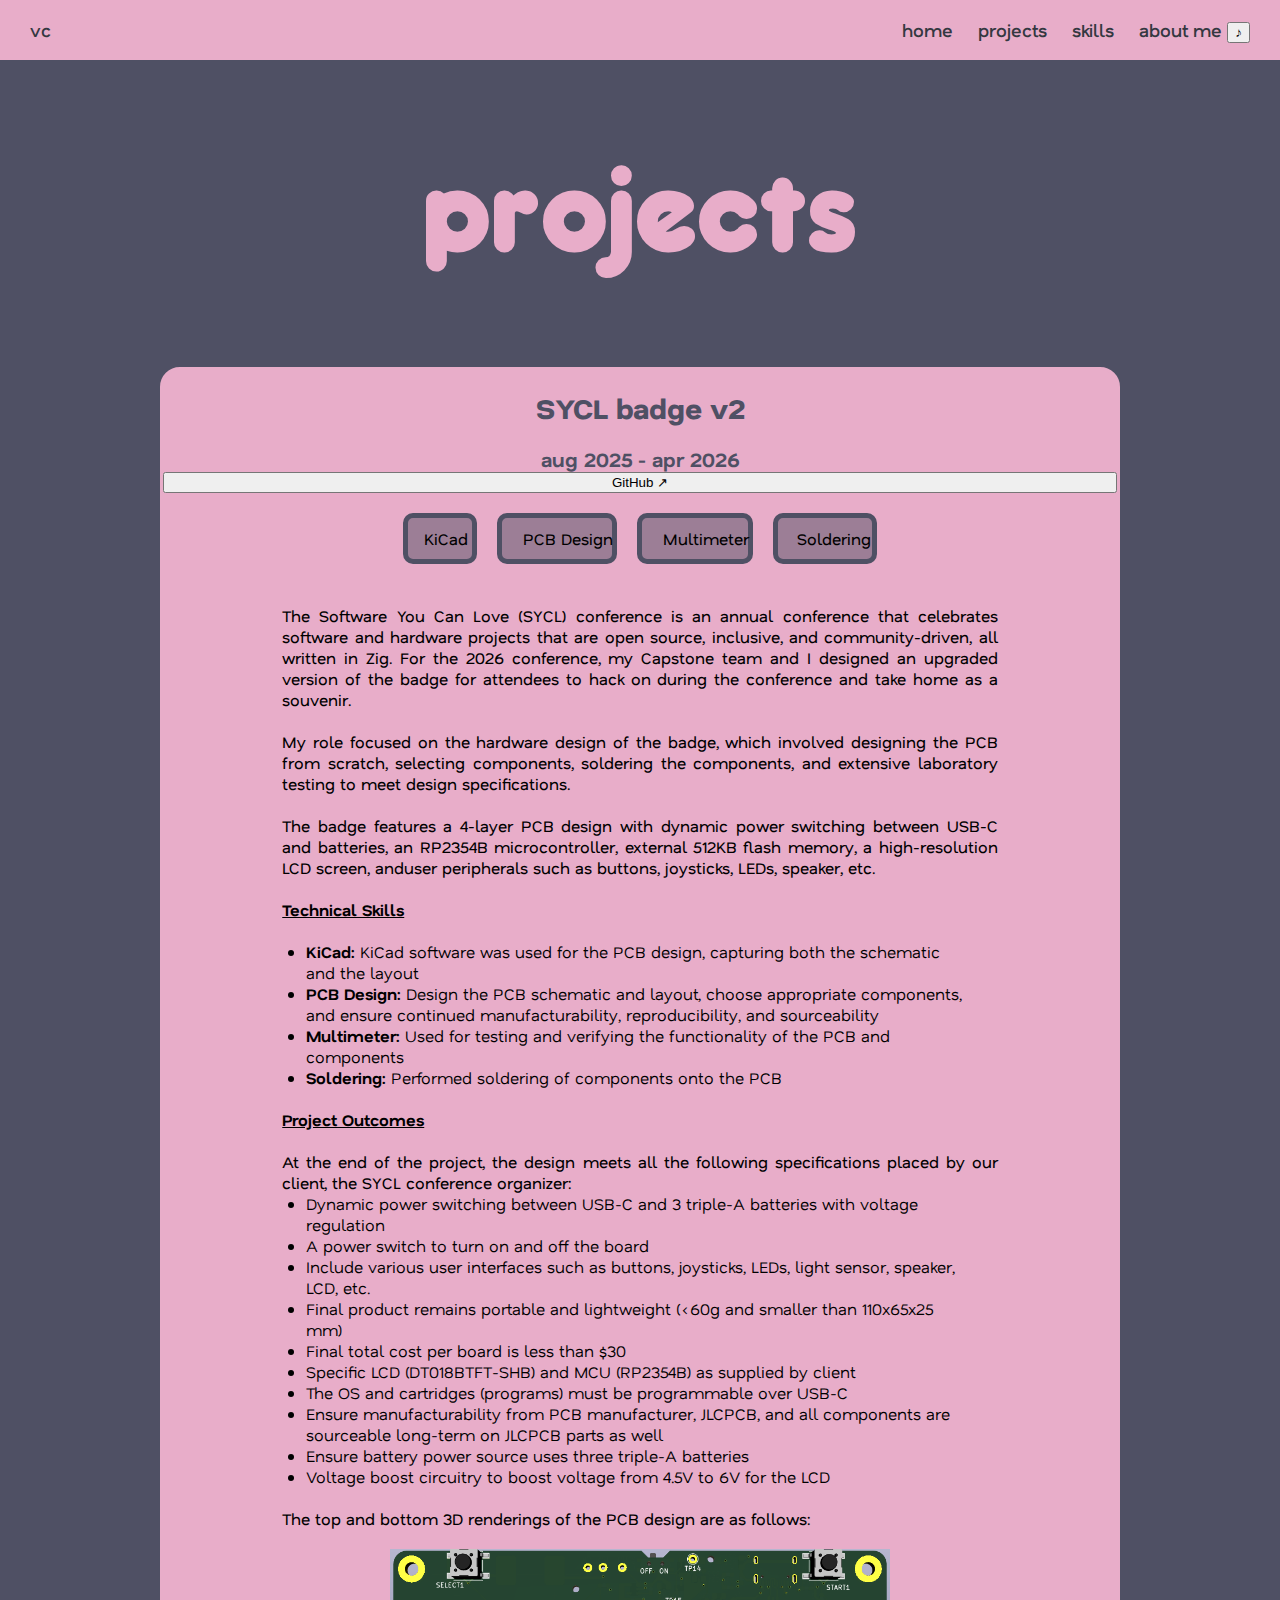
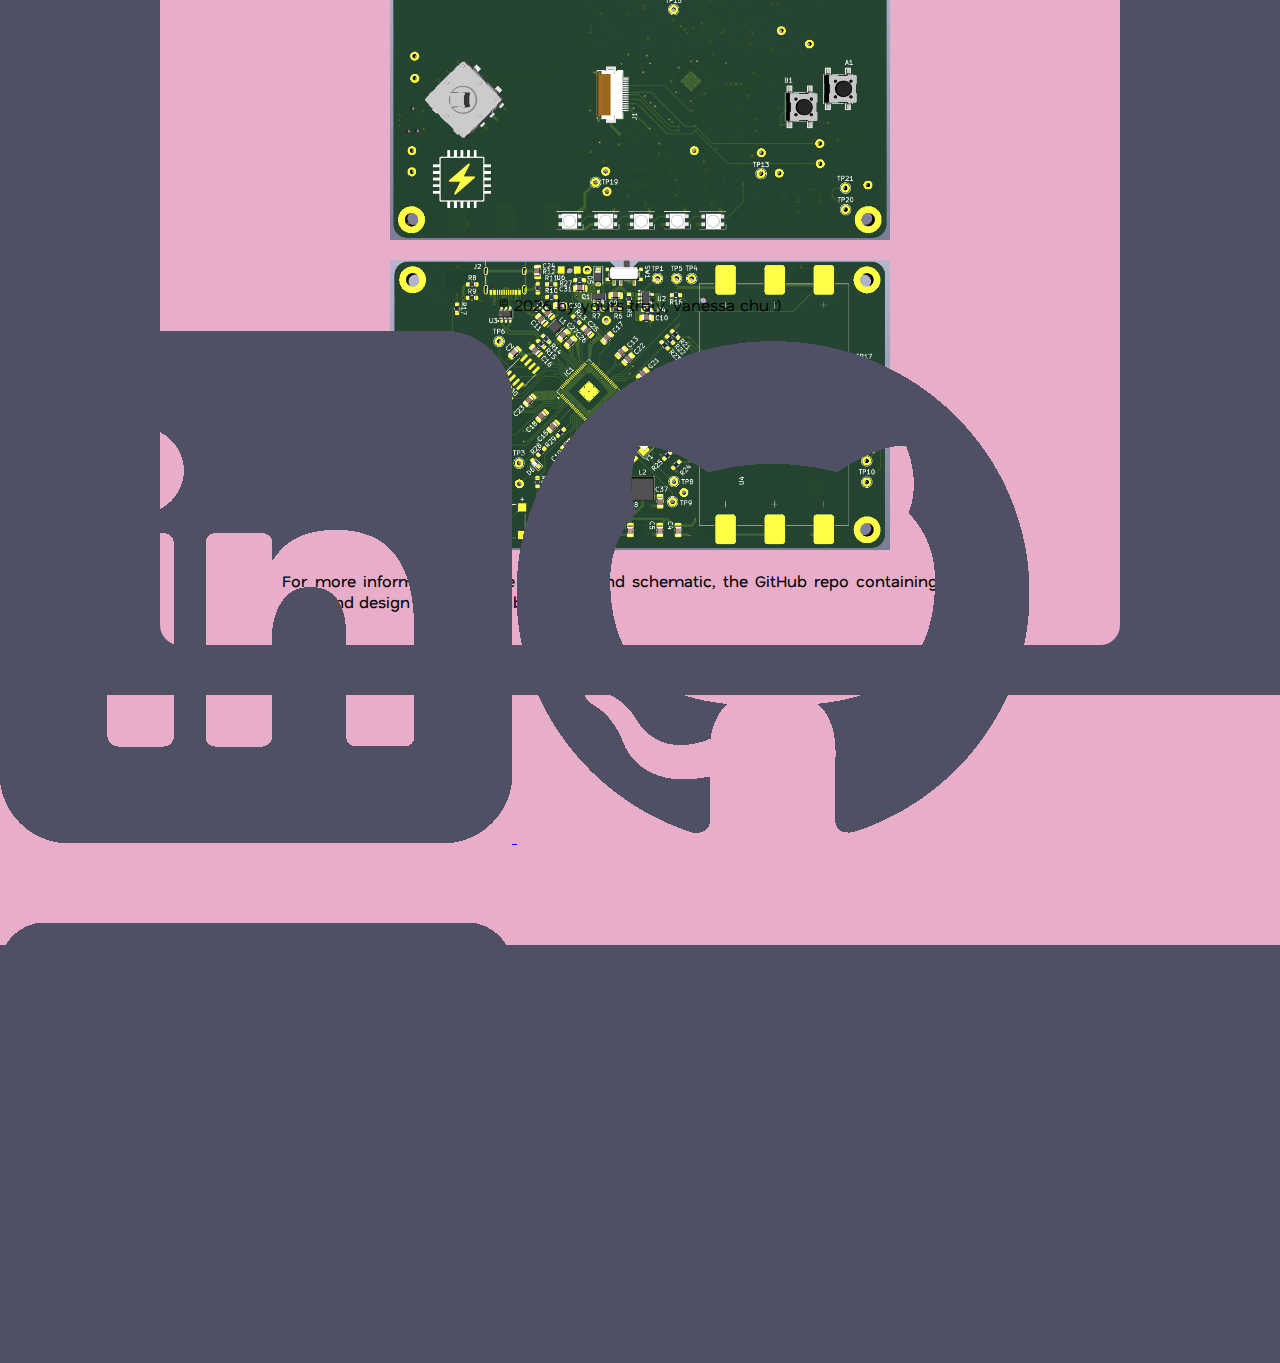
<file: project_6.html>
<!DOCTYPE html>
<html lang="en">

<!--head of the document-->
<head>
    <!--uses UTF-8 character encoding standard-->
    <meta charset="UTF-8">
    <!--adjusts width of webpage to device width-->
    <meta name="viewport" content="width=device-width, initial-scale=1.0">
    <!--title of the webpage-->
    <title>Vanessa Chu's Portfolio</title>
    <!--link to css file-->
    <link rel="stylesheet" type="text/css" href="styles.css">
</head>

<!--main page body-->
<body>
    <!--header-->
    <nav class="top_nav">
        <a href="/index.html" target="_self">vc</a>
        <nav class="bot_nav">
            <a href="/index.html" target="_self">home</a>
            <a href="/projects.html" target="_self">projects</a>
            <a href="/index.html#scene-skills" target="_self">skills</a>
            <a href="/index.html#scene-about-me" target="_self">about me</a>
            <button id="music-btn" aria-label="toggle music">♪</button>
        </nav>
    </nav>

    <main>
        <a class="project_a" href="/projects.html" target="_self">
            <h1 class="project_title">projects</h1>            
        </a>
        <section class="project_section">
            <h3 class="project_h3">SYCL badge v2</h3>
            <h4 class="project_h4">aug 2025 - apr 2026</h4>
            <button class="project_github_btn" onclick="window.open('https://github.com/ZigEmbeddedGroup/sycl-badge', '_blank')">GitHub &#8599;</button>
            <div class="project_skills">
                <div class="box">
                    <p>KiCad</p>
                </div>
                <div class="box">
                    <p>PCB Design</p>
                </div>
                <div class="box">
                    <p>Multimeter</p>
                </div>
                <div class="box">
                    <p>Soldering</p>
                </div>
            </div>

            <p>
                <br>
                The Software You Can Love (SYCL) conference is an annual conference that celebrates software and hardware projects that are open source, inclusive, and community-driven, all written in Zig. For the 2026 conference, my Capstone team and I designed an upgraded version of the badge for attendees to hack on during the conference and take home as a souvenir.
                <br><br>
                My role focused on the hardware design of the badge, which involved designing the PCB from scratch, selecting components, soldering the components, and extensive laboratory testing to meet design specifications.
                <br><br>
                The badge features a 4-layer PCB design with dynamic power switching between USB-C and batteries, an RP2354B microcontroller, external 512KB flash memory, a high-resolution LCD screen, anduser peripherals such as buttons, joysticks, LEDs, speaker, etc.
                <br><br>
                <b><ins>Technical Skills</ins></b>
                <br><br>    
            </p>
            
            <ul>
                <li><b>KiCad:</b> KiCad software was used for the PCB design, capturing both the schematic and the layout</li>
                <li><b>PCB Design:</b> Design the PCB schematic and layout, choose appropriate components, and ensure continued manufacturability, reproducibility, and sourceability</li>
                <li><b>Multimeter:</b> Used for testing and verifying the functionality of the PCB and components</li>
                <li><b>Soldering:</b> Performed soldering of components onto the PCB</li>
            </ul>

            <p>
                <br>
                <b><ins>Project Outcomes</ins></b>
                <br><br>
                At the end of the project, the design meets all the following specifications placed by our client, the SYCL conference organizer:
            </p>
            
            <ul>
                <li>Dynamic power switching between USB-C and 3 triple-A batteries with voltage regulation</li>
                <li>A power switch to turn on and off the board</li>
                <li>Include various user interfaces such as buttons, joysticks, LEDs, light sensor, speaker, LCD, etc.</li>
                <li>Final product remains portable and lightweight (<60g and smaller than 110x65x25 mm)</li>
                <li>Final total cost per board is less than $30</li>
                <li>Specific LCD (DT018BTFT-SHB) and MCU (RP2354B) as supplied by client</li>
                <li>The OS and cartridges (programs) must be programmable over USB-C</li>
                <li>Ensure manufacturability from PCB manufacturer, JLCPCB, and all components are sourceable long-term on JLCPCB parts as well</li>
                <li>Ensure battery power source uses three triple-A batteries</li>
                <li>Voltage boost circuitry to boost voltage from 4.5V to 6V for the LCD</li>
            </ul>
                
            <p>
                <br>
                The top and bottom 3D renderings of the PCB design are as follows:
                <img src="assets/project 6/SYCL badge top 3d.png" alt="SYCL badge top 3D" style="width: 70%; height: 70%;">
                <img src="assets/project 6/SYCL badge bot 3d.png" alt="SYCL badge bottom 3D" style="width: 70%; height: 70%;">
                For more information, on the software and schematic, the GitHub repo containing source code and design files is available above. 
        </section>
    </main>

    <!--footer-->
    <nav class="footer">
        <div class="footer-left">
            <p>&copy; 2026 by yours truly, vanessa chu :)</p>
        </div>
        <div class="footer-right">
            <a href="https://www.linkedin.com/in/vanessac3/" target="_blank">
                <img id="contact" src="/assets/linkedin.png" alt="Vanessa Chu's LinkedIn profile"/>
            </a>

            <a href="https://www.github.com/vanessachu3" target="_blank">
                <img id="contact" src="/assets/github.png" alt="Vanessa Chu's GitHub profile"/>
            </a>

            <a href="mailto:vanessa.chu333@gmail.com" target="_blank">
                <img id="contact" src="/assets/mail.png" alt="Vanessa Chu's email"/>
            </a>
        </div>
    </nav>

    <audio id="bg-music" loop src="/assets/Cozy%20Company%20-%20Golden%20Apple%20Archipelago.mp3"></audio>
    <script src="script.js"></script>
</body>
</file>
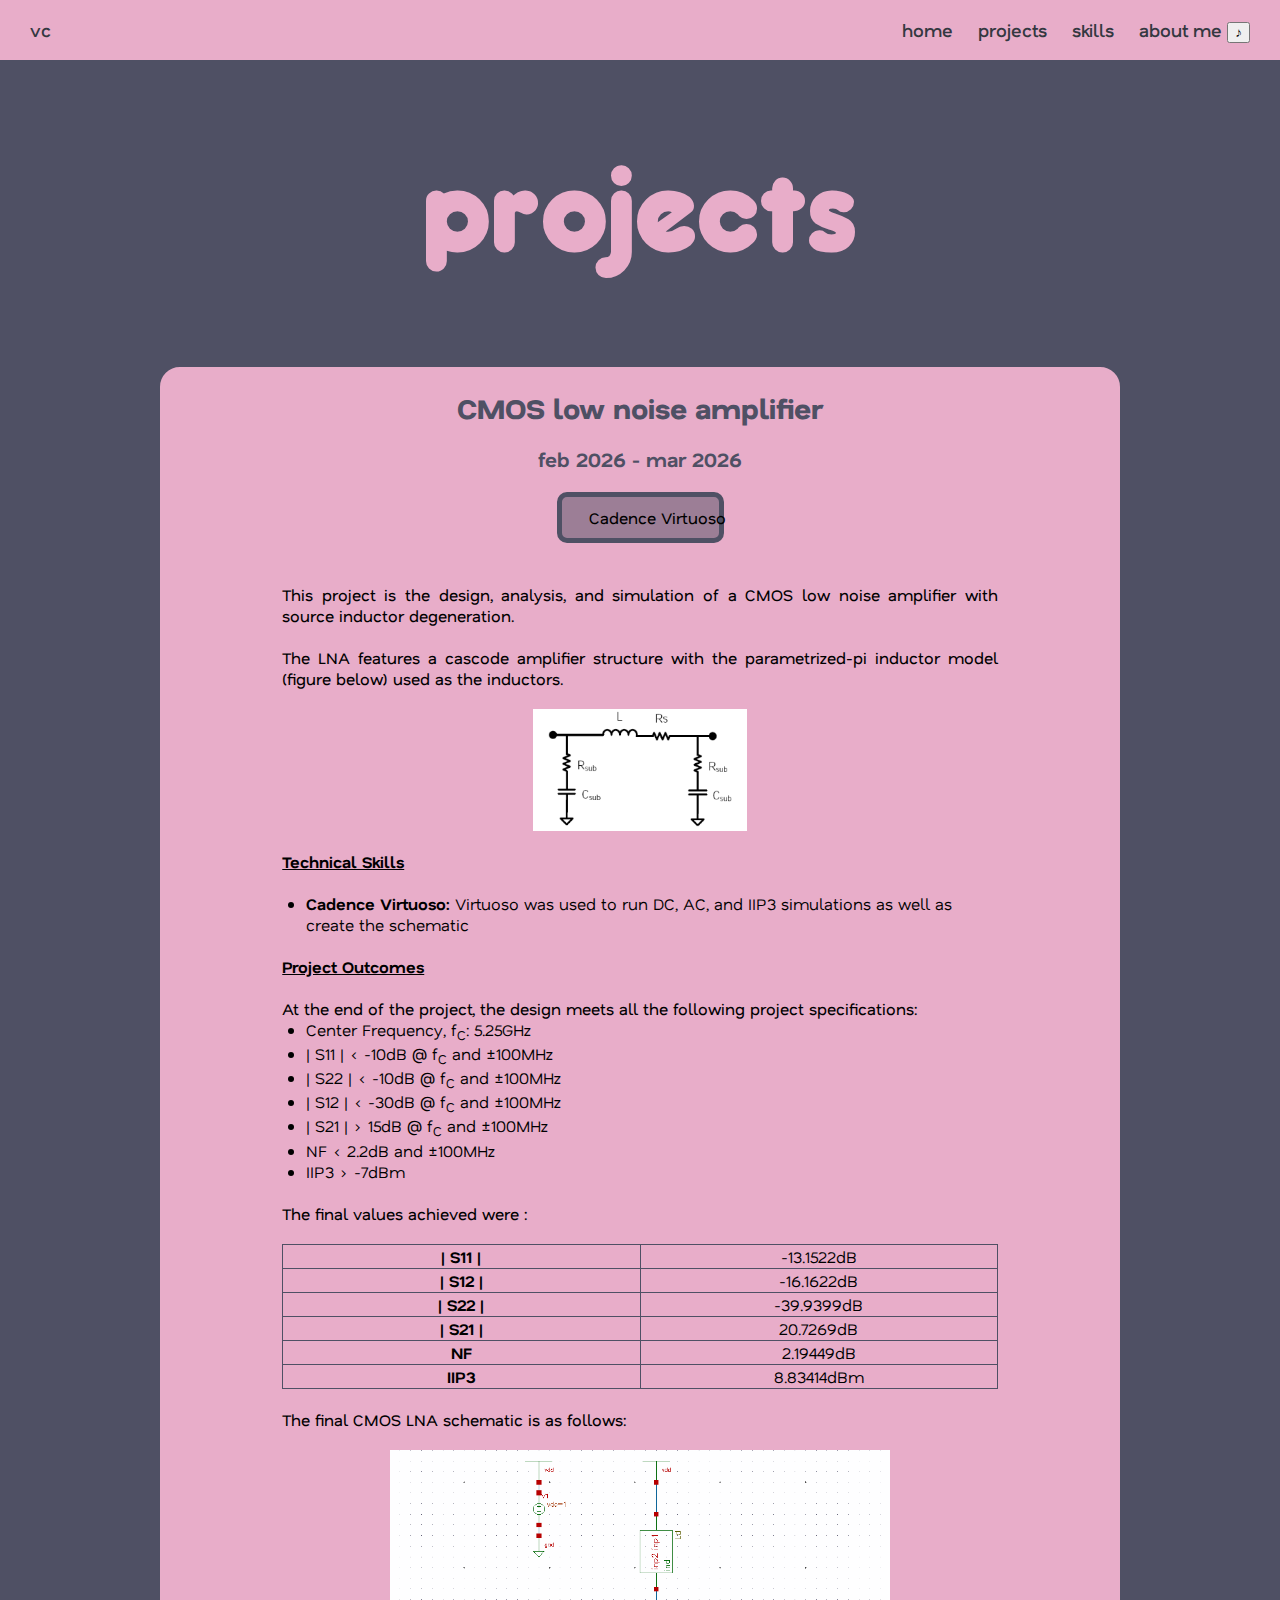
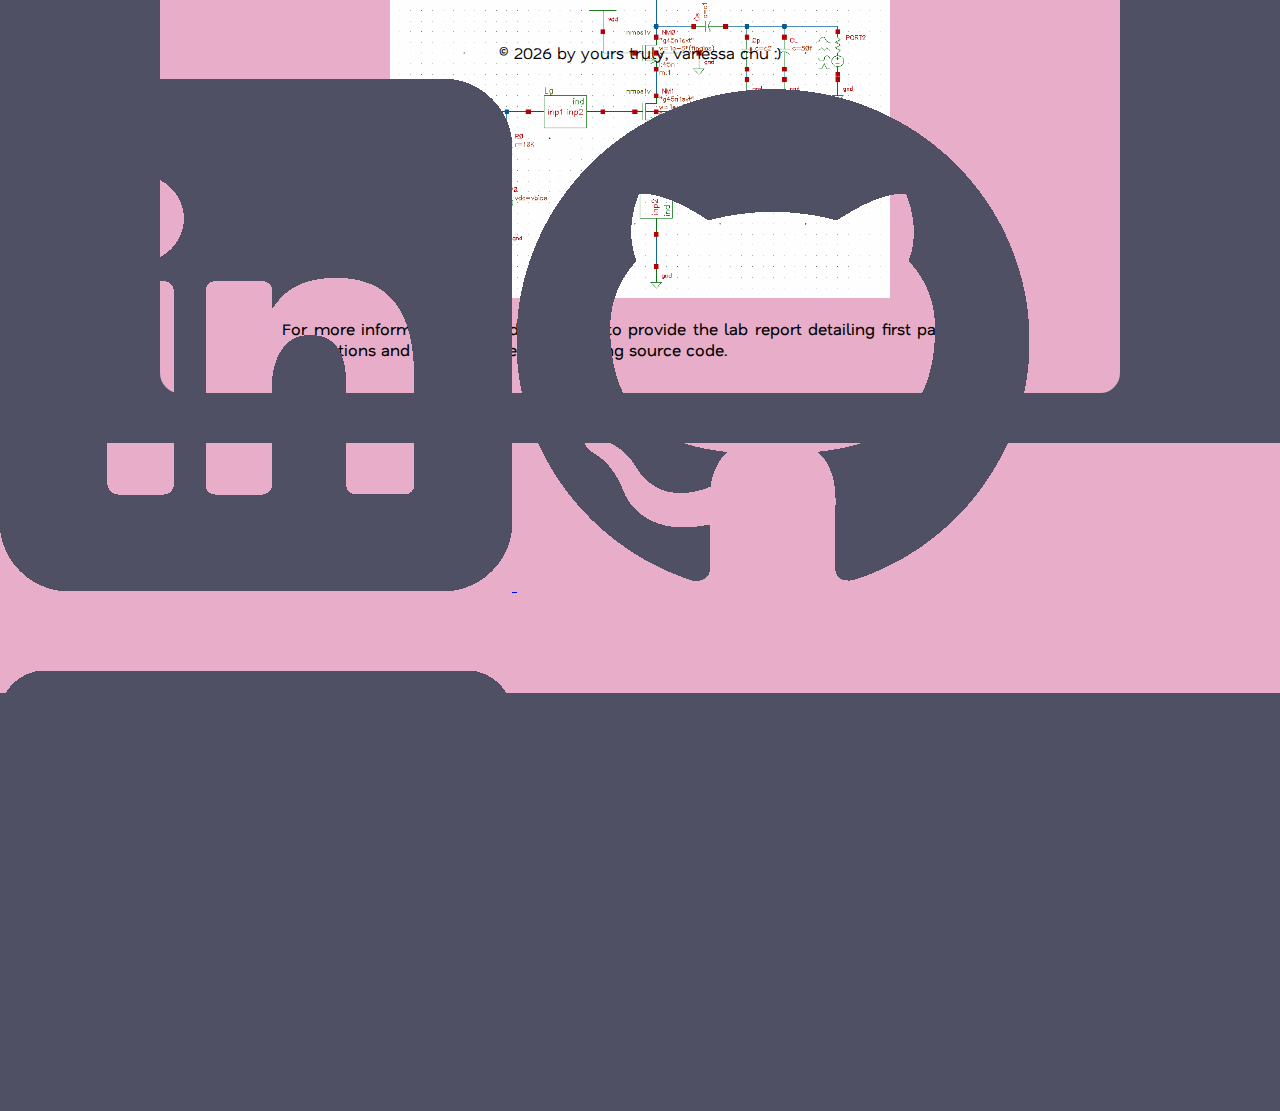
<file: project_7.html>
<!DOCTYPE html>
<html lang="en">

<!--head of the document-->
<head>
    <!--uses UTF-8 character encoding standard-->
    <meta charset="UTF-8">
    <!--adjusts width of webpage to device width-->
    <meta name="viewport" content="width=device-width, initial-scale=1.0">
    <!--title of the webpage-->
    <title>Vanessa Chu's Portfolio</title>
    <!--link to css file-->
    <link rel="stylesheet" type="text/css" href="styles.css">
</head>

<!--main page body-->
<body>
    <!--header-->
    <nav class="top_nav">
        <a href="/index.html" target="_self">vc</a>
        <nav class="bot_nav">
            <a href="/index1.html" target="_self">home</a>
            <a href="/projects.html" target="_self">projects</a>
            <a href="/index1.html#scene-skills" target="_self">skills</a>
            <a href="/index1.html#scene-about-me" target="_self">about me</a>
            <button id="music-btn" aria-label="toggle music">♪</button>
        </nav>
    </nav>

    <main>
        <a class="project_a" href="/projects.html" target="_self">
            <h1 class="project_title">projects</h1>            
        </a>
        <section class="project_section">
            <h3 class="project_h3">CMOS low noise amplifier</h3>
            <h4 class="project_h4">feb 2026 - mar 2026</h4>
            <div class="project_skills">
                <div class="box">
                    <p>Cadence Virtuoso</p>
                </div>
            </div>

            <p>
                <br>
                This project is the design, analysis, and simulation of a CMOS low noise amplifier with source inductor degeneration. 
                <br><br>
                The LNA features a cascode amplifier structure with the parametrized-pi inductor model (figure below) used as the inductors. 
                <img src="assets/project 7/inductor model.png" alt="Parametrized-pi Inductor Model" style="width: 30%; height: 20%;">
                <b><ins>Technical Skills</ins></b>
                <br><br>    
            </p>
            
            <ul>
                <li><b>Cadence Virtuoso:</b> Virtuoso was used to run DC, AC, and IIP3 simulations as well as create the schematic</li>
            </ul>

            <p>
                <br>
                <b><ins>Project Outcomes</ins></b>
                <br><br>
                At the end of the project, the design meets all the following project specifications:
            </p>
            
            <ul>
                <li>Center Frequency, f<sub>C</sub>: 5.25GHz</li>
                <li>| S11 | < -10dB @ f<sub>C</sub> and &plusmn;100MHz</li>
                <li>| S22 | < -10dB @ f<sub>C</sub> and &plusmn;100MHz</li>
                <li>| S12 | < -30dB @ f<sub>C</sub> and &plusmn;100MHz</li>
                <li>| S21 | > 15dB @ f<sub>C</sub> and &plusmn;100MHz</li>
                <li>NF < 2.2dB and &plusmn;100MHz</li>
                <li>IIP3 > -7dBm</li>
            </ul>

            <p>
                <br>
                The final values achieved were  :
            </p>

            <table class="final-values">
                <tr>
                    <th>| S11 |</th>
                    <td>-13.1522dB</td>
                </tr>
                <tr>
                    <th>| S12 |</th>
                    <td>-16.1622dB</td>
                </tr>
                <tr>
                    <th>| S22 |</th>
                    <td>-39.9399dB</td>
                </tr>
                <tr>
                    <th>| S21 |</th>
                    <td>20.7269dB</td>
                </tr>
                <tr>
                    <th>NF</th>
                    <td>2.19449dB</td>
                </tr>
                <tr>
                    <th>IIP3</th>
                    <td>8.83414dBm</td>
                </tr>
            </table>
                
            <p>
                The final CMOS LNA schematic is as follows:
                <img src="assets/project 7/schematic.png" alt="CMOS LNA schematic" style="width: 70%; height: 70%;">
                For more information, I would be happy to provide the lab report detailing first pass hand calculations and the GitHub repo containing source code.
            </p>
        </section>
    </main>

    <!-- add your music file at /assets/music.mp3 (or update the src) -->
    <audio id="bg-music" loop src="/assets/Cozy%20Company%20-%20Golden%20Apple%20Archipelago.mp3"></audio>

    <!--link javascript file-->
    <script src="script.js"></script>

    <!--footer-->
    <nav class="footer">
        <div class="footer-left">
            <p>&copy; 2026 by yours truly, vanessa chu :)</p>
        </div>
        <div class="footer-right">
            <a href="https://www.linkedin.com/in/vanessac3/" target="_blank">
                <img id="contact" src="/assets/linkedin.png" alt="Vanessa Chu's LinkedIn profile"/>
            </a>

            <a href="https://www.github.com/vanessachu3" target="_blank">
                <img id="contact" src="/assets/github.png" alt="Vanessa Chu's GitHub profile"/>
            </a>

            <a href="mailto:vanessa.chu333@gmail.com" target="_blank">
                <img id="contact" src="/assets/mail.png" alt="Vanessa Chu's email"/>
            </a>
        </div>
    </nav>
</body>
</file>
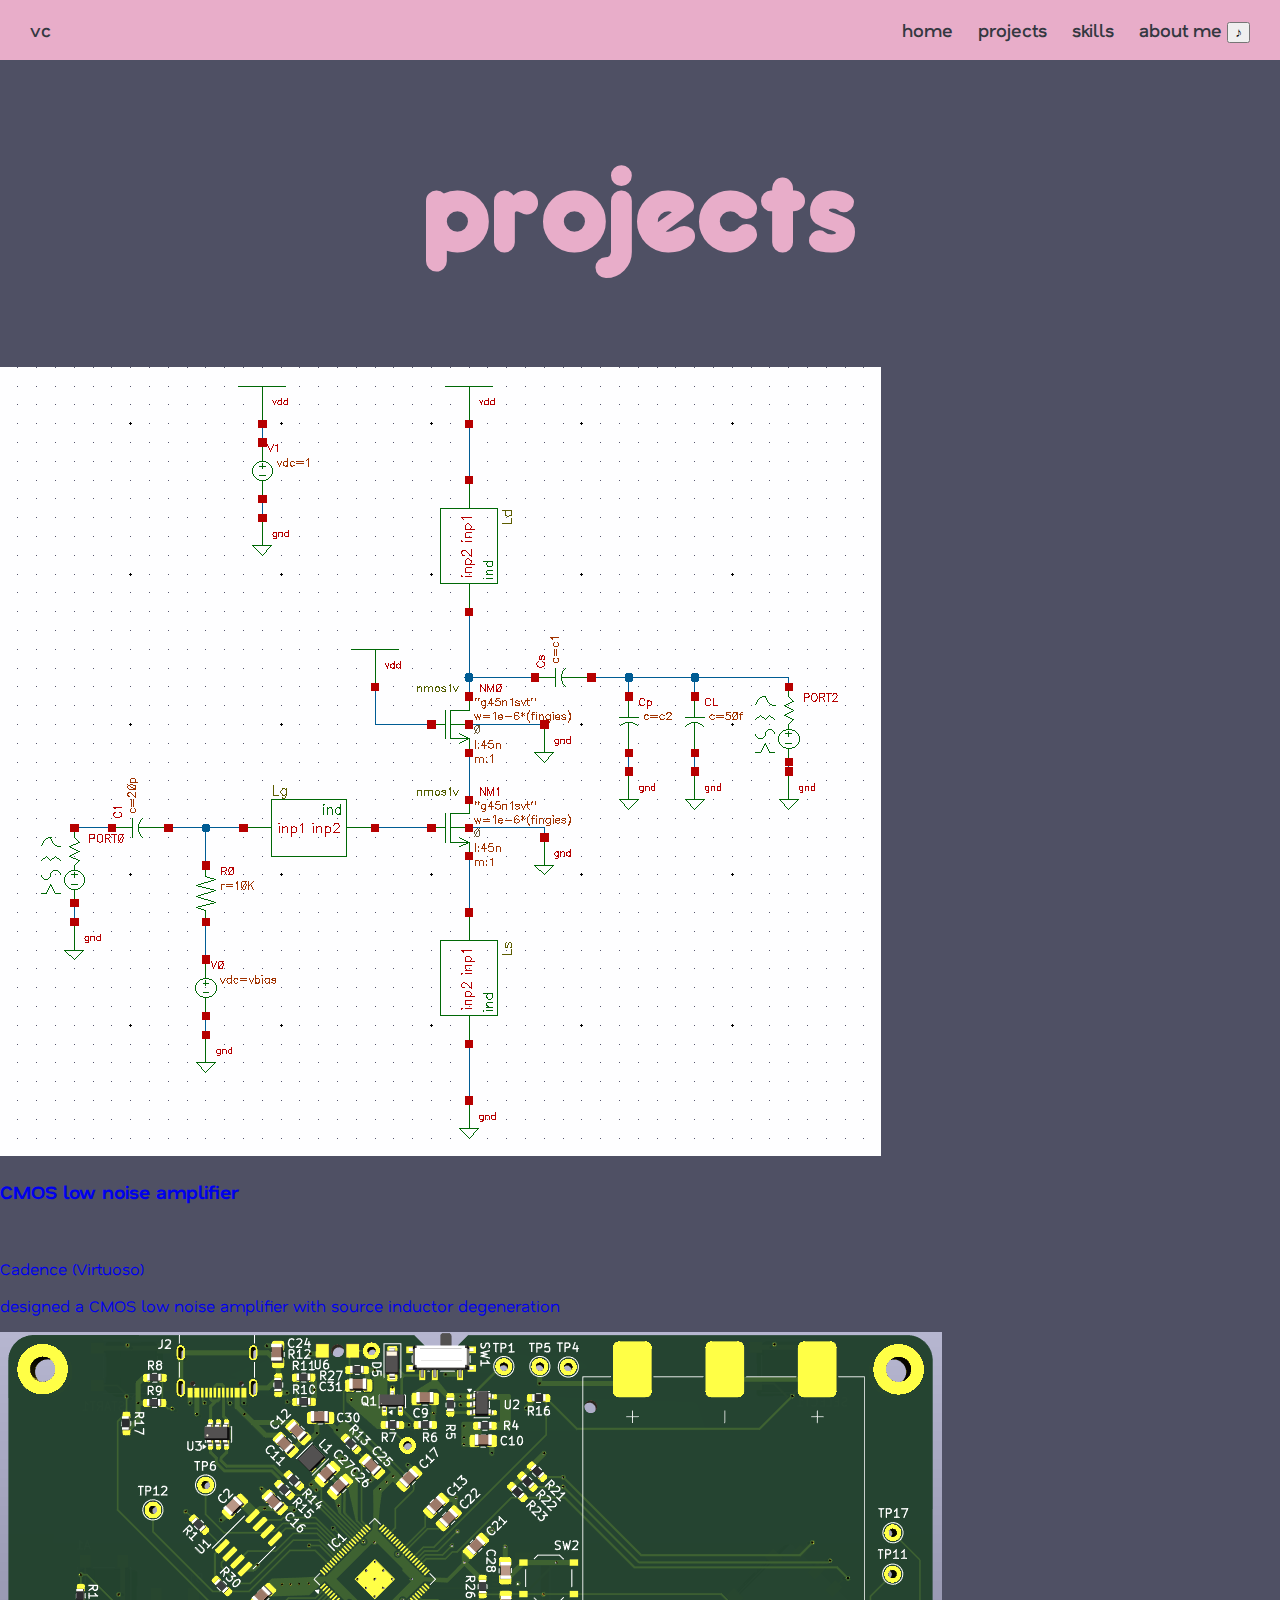
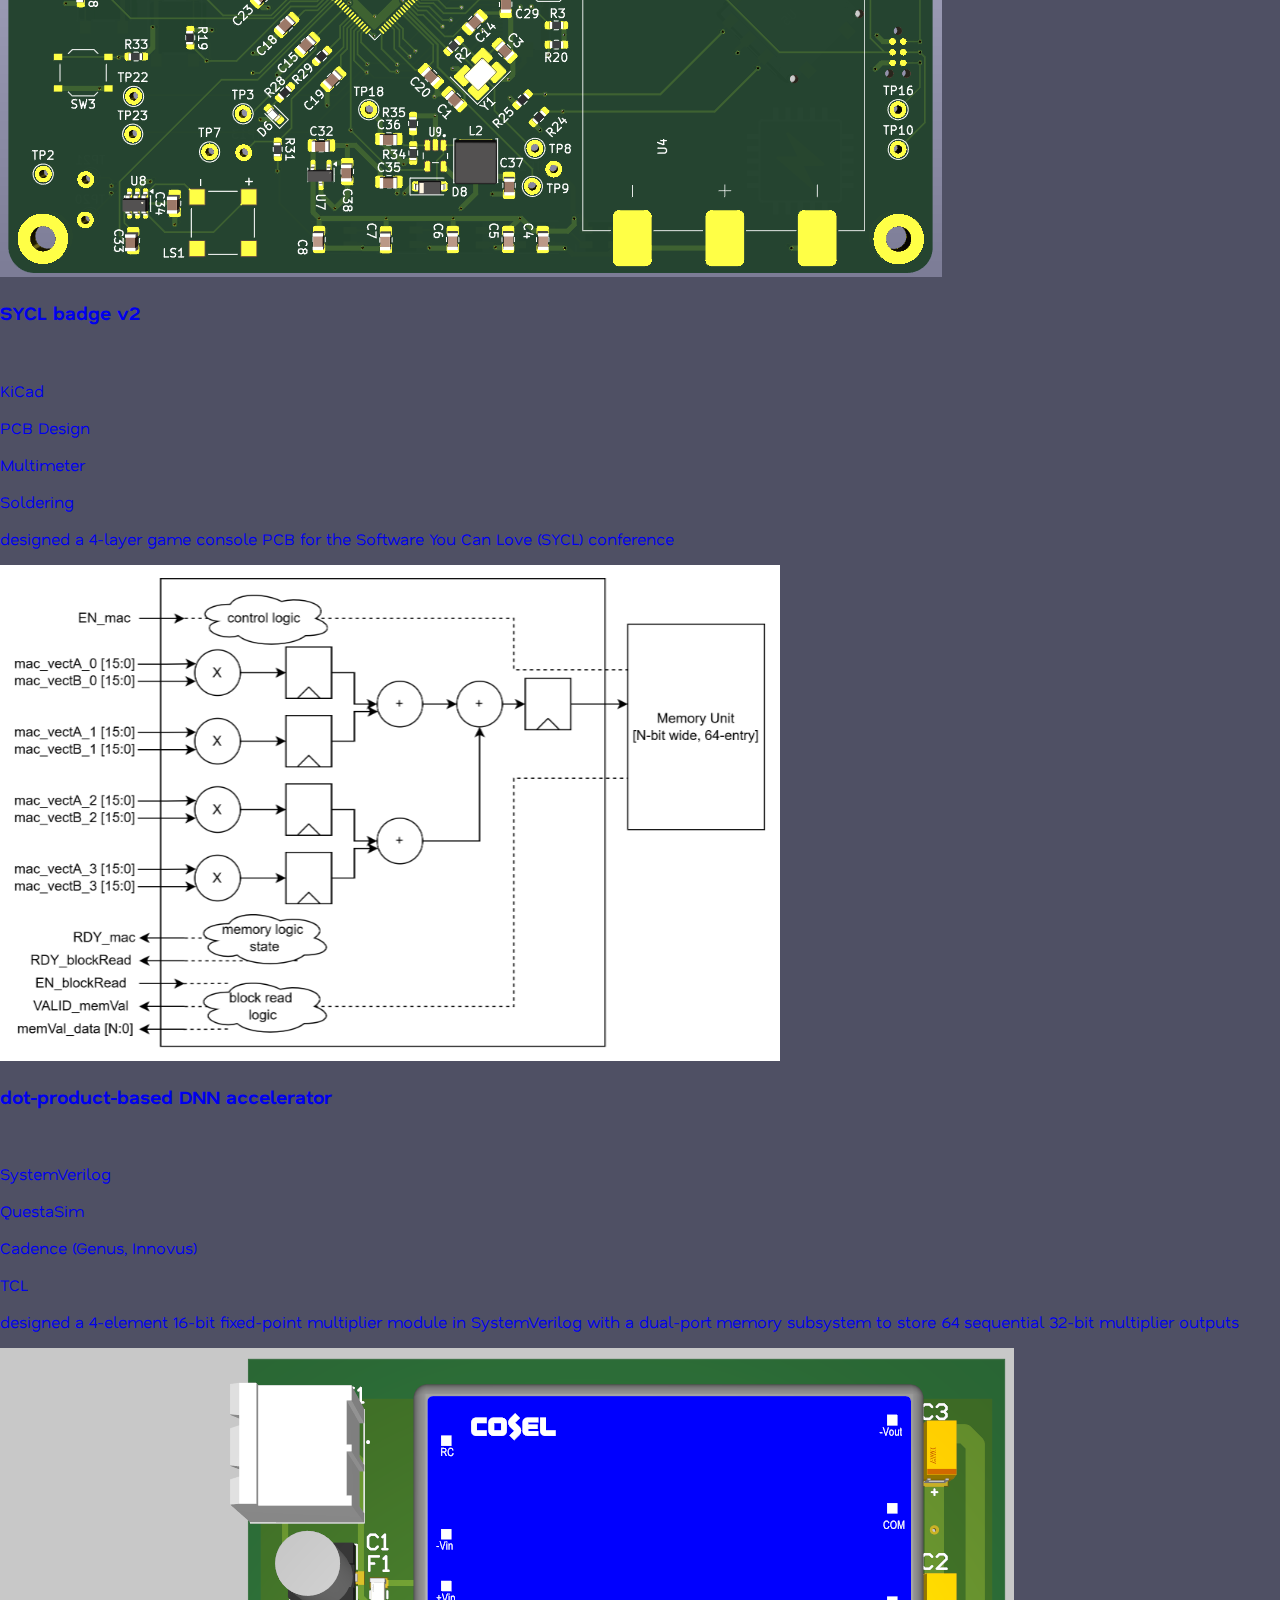
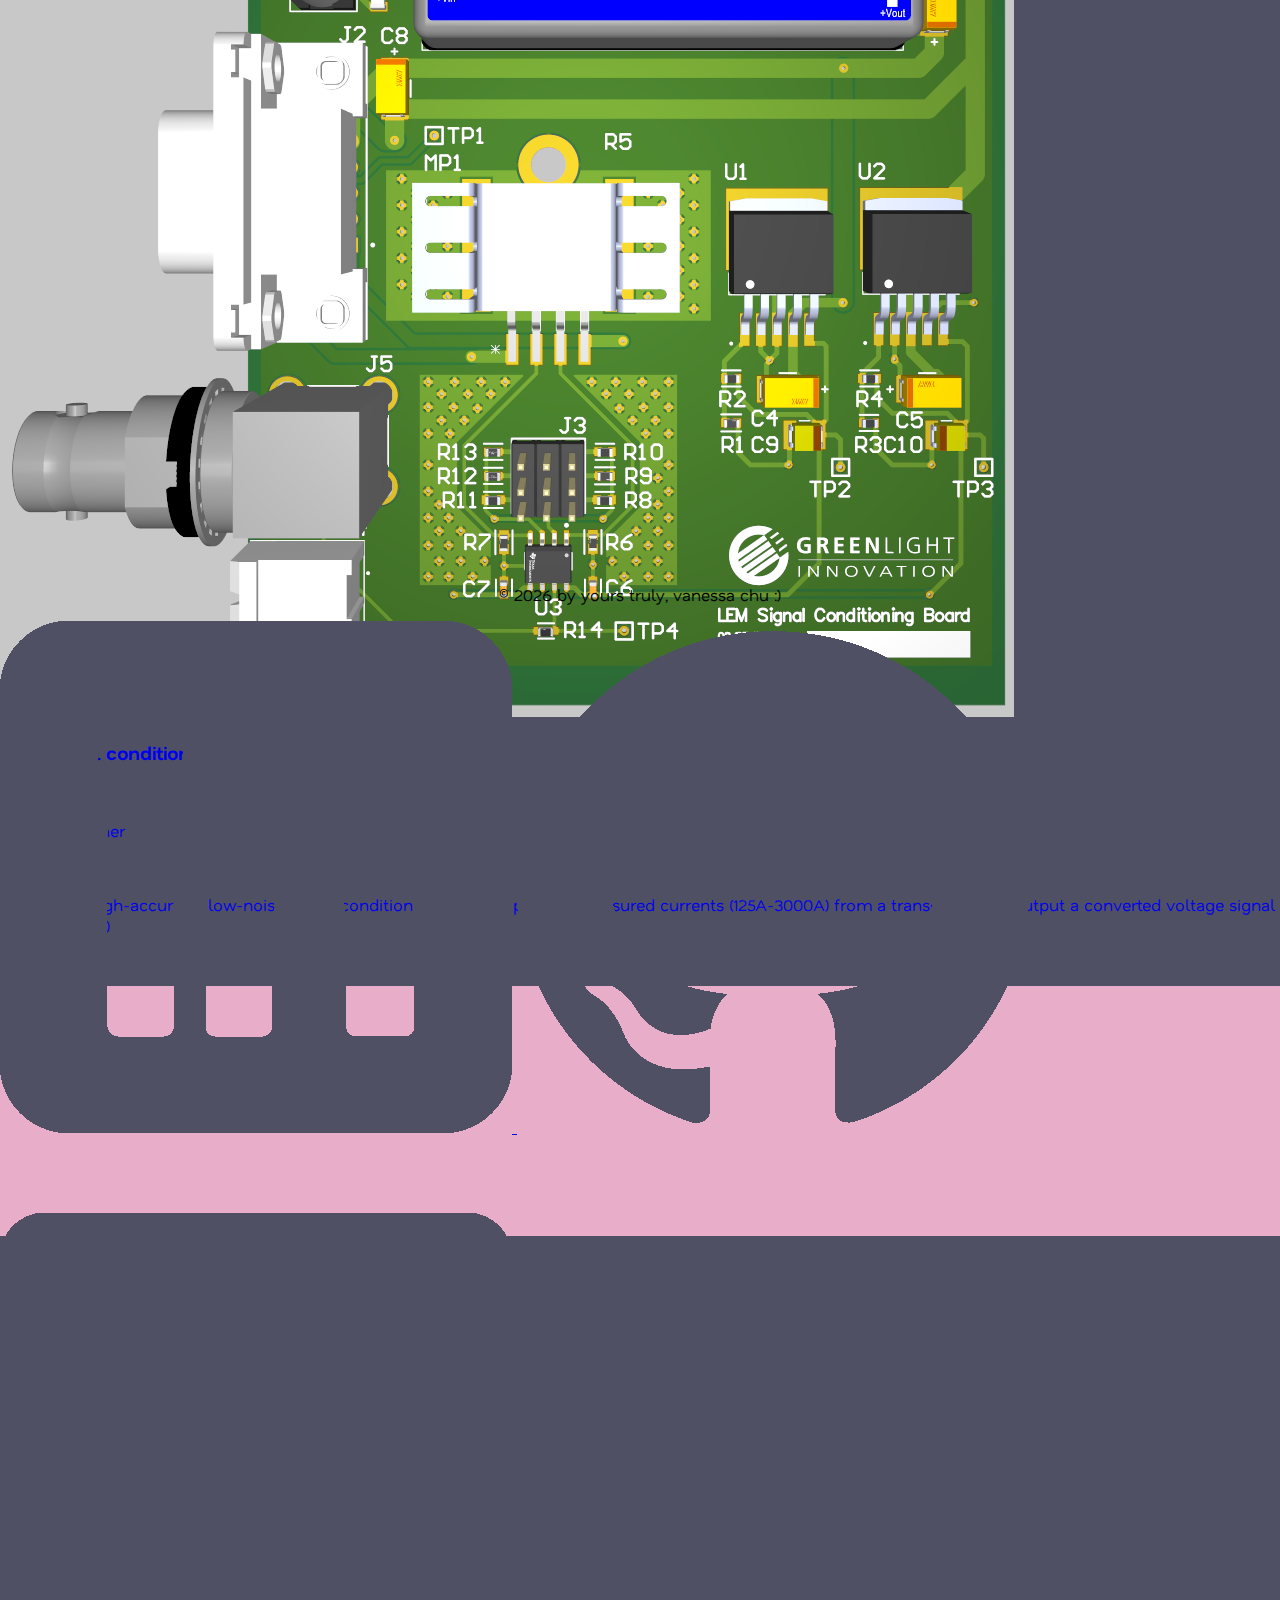
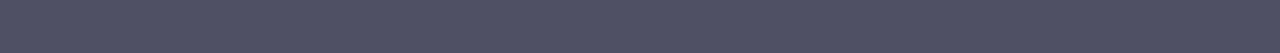
<file: projects.html>
<!DOCTYPE html>
<html lang="en">

<!--head of the document-->
<head>
    <!--uses UTF-8 character encoding standard-->
    <meta charset="UTF-8">
    <!--adjusts width of webpage to device width-->
    <meta name="viewport" content="width=device-width, initial-scale=1.0">
    <!--title of the webpage-->
    <title>Vanessa Chu's Portfolio</title>
    <!--link to css file-->
    <link rel="stylesheet" type="text/css" href="styles.css">
</head>

<!--main page body-->
<body>
    <!--header-->
    <nav class="top_nav">
        <a href="/index.html" target="_self">vc</a>
        <nav class="bot_nav">
            <a href="/index1.html" target="_self">home</a>
            <a href="/index1.html#scene-projects" target="_self">projects</a>
            <a href="/index1.html#scene-skills" target="_self">skills</a>
            <a href="/index1.html#scene-about-me" target="_self">about me</a>
            <button id="music-btn" aria-label="toggle music">♪</button>
        </nav>
    </nav>

    <main>
        <a class="project_a" href="/projects.html" target="_self">
            <h1 class="project_title">projects</h1>
        </a>
        
        <div class="proj-cards">
            <!--seventh project-->
            <a class="project_a" href="/project_7.html" target="_self">
                <div class="project-section">
                    <div class="project-card-img">
                        <img src="assets/project 7/schematic.png">
                    </div>
                    <h3 class="project-card-h3">CMOS low noise amplifier</h3>
                    <h4 class="card_h4">feb 2026 - mar 2026</h4>
                    <div class="project-card-skills">
                        <div class="project-card-box">
                            <p>Cadence (Virtuoso)</p>
                        </div>
                    </div>
                    <p class="project-card-info">designed a CMOS low noise amplifier with source inductor degeneration</p>
                </div>
            </a>

            <!--sixth project-->
            <a class="project_a" href="/project_6.html" target="_self">
                <div class="project-section">
                    <div class="project-card-img">
                        <img src="assets/project 6/SYCL badge bot 3d.png">
                    </div>
                    <h3 class="project-card-h3">SYCL badge v2</h3>
                    <h4 class="card_h4">aug 2025 - apr 2026</h4>
                    <div class="project-card-skills">
                        <div class="project-card-box">
                            <p>KiCad</p>
                        </div>
                        <div class="project-card-box">
                            <p>PCB Design</p>
                        </div>
                        <div class="project-card-box">
                            <p>Multimeter</p>
                        </div>
                        <div class="project-card-box">
                            <p>Soldering</p>
                        </div>
                    </div>
                    <p class="project-card-info">designed a 4-layer game console PCB for the Software You Can Love (SYCL) conference</p>
                </div>
            </a>

            <!--fifth project-->
            <a class="project_a" href="/project_5.html" target="_self">
                <div class="project-section">
                    <div class="project-card-img">
                        <img src="assets/project 5/High Level Block Diagram.png">
                    </div>
                    <h3 class="project-card-h3">dot-product-based DNN accelerator</h3>
                    <h4 class="card_h4">nov 2025 - dec 2025</h4>
                    <div class="project-card-skills">
                        <div class="project-card-box">
                            <p>SystemVerilog</p>
                        </div>
                        <div class="project-card-box">
                            <p>QuestaSim</p>
                        </div>
                        <div class="project-card-box">
                            <p>Cadence (Genus, Innovus)</p>
                        </div>
                        <div class="project-card-box">
                            <p>TCL</p>
                        </div>
                    </div>
                    <p class="project-card-info">designed a 4-element 16-bit fixed-point multiplier module in SystemVerilog with a dual-port memory subsystem to store 64 sequential 32-bit multiplier outputs</p>
                </div>
            </a>

            <!--fourth project-->
            <a class="project_a" href="/project_4.html" target="_self">
                <div class="project-section">
                    <div class="project-card-img">
                        <img src="assets/project 4/PCB 3D Top.png">
                    </div>
                    <h3 class="project-card-h3">LEM signal conditioning board</h3>
                    <h4 class="card_h4">may 2025 - aug 2025</h4>
                    <div class="project-card-skills">
                        <div class="project-card-box">
                            <p>Altium Designer</p>
                        </div>
                        <div class="project-card-box">
                            <p>PCB Design</p>
                        </div>
                    </div>
                    <p class="project-card-info">designed a high-accuracy, low-noise signal conditioning board to process measured currents (125A-3000A) from a transducer and output a converted voltage signal (full scale 10V)</p>
                </div>
            </a>

            <!--third project-->
            <!--<a class="project_a" href="/project_3.html" target="_self">
                <div class="project-section">
                    <h3 class="project-card-h3">project 3</h3>
                </div>
            </a>

            <!--second project
            <a class="project_a" href="/project_2.html" target="_self">
                <div class="project-section">
                    <h3 class="project-card-h3">project 2</h3>
                </div>
            </a>

            <!--first project
            <a class="project_a" href="/project_1.html" target="_self">
                <div class="project-section">
                    <h3 class="project_h3">project 1</h3>
                </div>
            </a>-->
        </div>
    </main>

    <!-- add your music file at /assets/music.mp3 (or update the src) -->
    <audio id="bg-music" loop src="/assets/Cozy%20Company%20-%20Golden%20Apple%20Archipelago.mp3"></audio>

    <!--link javascript file-->
    <script src="script.js"></script>

    <!--footer-->
    <nav class="footer">
        <div class="footer-left">
            <p>&copy; 2026 by yours truly, vanessa chu :)</p>
        </div>
        <div class="footer-right">
            <a href="https://www.linkedin.com/in/vanessac3/" target="_blank">
                <img id="contact" src="/assets/linkedin.png" alt="Vanessa Chu's LinkedIn profile"/>
            </a>

            <a href="https://www.github.com/vanessachu3" target="_blank">
                <img id="contact" src="/assets/github.png" alt="Vanessa Chu's GitHub profile"/>
            </a>

            <a href="mailto:vanessa.chu333@gmail.com" target="_blank">
                <img id="contact" src="/assets/mail.png" alt="Vanessa Chu's email"/>
            </a>
        </div>
    </nav>
</body>
</file>
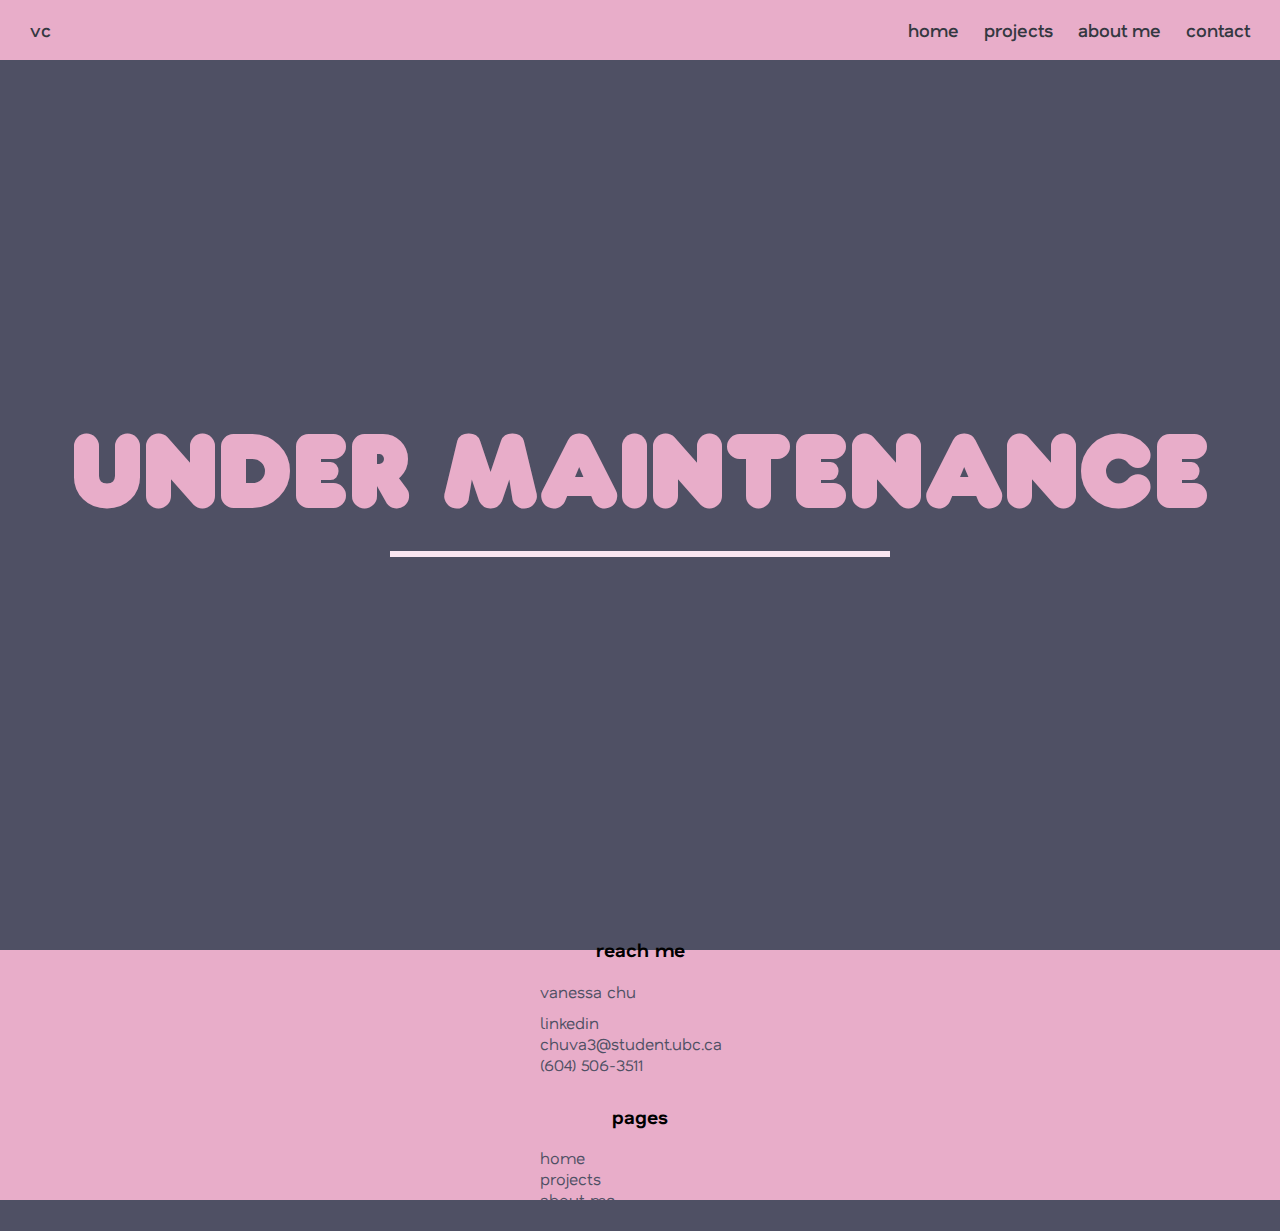
<file: under_maintenance.html>
<!DOCTYPE html>
<html lang="en">

<!--head of the document-->
<head>
    <!--uses UTF-8 character encoding standard-->
    <meta charset="UTF-8">
    <!--adjusts width of webpage to device width-->
    <meta name="viewport" content="width=device-width, initial-scale=1.0">
    <!--title of the webpage-->
    <title>Vanessa Chu's Portfolio</title>
    <!--link to css file-->
    <link rel="stylesheet" type="text/css" href="styles.css">
</head>

<body>
    <!--header-->
    <nav class="top_nav">
        <a href="/index.html" target="_self">vc</a>
        <nav class="bot_nav">
            <a href="/index.html" target="_self">home</a>
            <a href="/index.html" target="_self">projects</a>
            <a href="/index.html" target="_self">about me</a>
            <a href="/index.html" target="_self">contact</a>
        </nav>
    </nav>

    <main>
        <!--title-->
        <section class="title">
            <h1 id="name">UNDER MAINTENANCE</h1>
            <hr id="beneath_name">
        </section>
    </main>

    <!--footer-->
    <nav class="footer">
        <!--<div id="contact_info"></div>-->
        <h3 id="footer_titles">reach me</h3>
        <div id="links">
            <!--replace "linkedin:" with icons maybe?-->
            <p>vanessa chu</p>
            <a href="https://www.linkedin.com/in/vanessac3/" target="_blank">linkedin</a>
            <a href="mailto:chuva3@student.ubc.ca" target="_blank">chuva3@student.ubc.ca</a>
            <p>(604) 506-3511</p>
        </div>

        <h3 id="footer_titles">pages</h3>
        <div id="links">
            <a href="/index.html" target="_self">home</a>
            <a href="/index.html" target="_self">projects</a>
            <a href="/index.html" target="_self">about me</a>
            <a href="/index.html" target="_self">contact</a>
        </div>
    </nav>
</body>
</file>
<file: styles.css>
/*
colours to be used for this template:
light pink:     rgb(250,230,241)
black:          rgb(52,56,65)
pink:           rgb(232,173,201)
reddish pink:   rgb(230,68,89)
maroon pink:    rgb(167,10,63)
grey:           rgb(79,80,100)
green:          rgb(79,80,100)
*/
@font-face{
    src: url(fonts/NataSans-VariableFont_wght.ttf);
    font-family: 'Nata Sans';
}

@font-face{
    src: url(fonts/FranxurterTotallyFat-X3G4Z.ttf);
    font-family: 'Franxurter Fat';
}

* {
    box-sizing: border-box; /* keeps all contents within border box, instead of extending beyond full width */
}

/* get rid of the "bounce" effect on the website */
html{
    overscroll-behavior: none;
}

/* body style */
body{
    overflow-x: clip;
    overflow-y: auto;
    margin: 0;
    background-color: rgb(79,80,100);
    font-family: "Nata Sans", sans-serif;
}

/* navigation bar style */
.top_nav{
    display: flex;
    flex-direction: row;
    justify-content: space-between;
    align-items: center;
    position: relative;
    top: 0;
    left: 0;
    width: 100%;
    height: 60px;
    padding: 15px 30px;
    background-color: rgb(232,173,201);
}

.top_nav a{
    font-size: large;
    font-weight: 600;
    color: rgb(52,56,65);
    text-decoration: none;
}

.bot_nav{
    float: right;
}

.bot_nav a{
    padding-left: 20px;
}

/* title styling */
.title{
    /*position: absolute;
    top: 50%;
    left: 50%;
    transform: translate(-50%, -50%);
    padding: 50%;
    text-align: center;*/
    display: flex;
    top: 0;
    left: 0;
    width: 100%;
    flex-direction: column;
    justify-content: center;
    align-items: center;
    height: calc(100vh - 60px);
    text-align: center;
}

.hover_title{
    position: relative;
    display: inline-block;
}

#hover_canvas{
    position: absolute;
    top: 0;
    left: 0;
    z-index: 0;
    pointer-events: none; /* let mouse pass through */
}

h1{
    white-space: nowrap;
    margin-top: 0px;
    margin-bottom: 0px;
    font-family: "Franxurter Fat", sans-serif;
    color: rgb(232,173,201);
    font-weight: 100;
    font-size: clamp(7rem, 10vw, 17rem);
    z-index: 1;
}

#adjust_v{
    margin-right: -0.130em;
}

#beneath_name{
    width: 500px;
    border: 3px solid rgb(250,230,241);
}

#quote_1{
    margin-top: 0px;
    margin-bottom: 0px;
    font-weight: 800;
    font-size: x-large;
    color: rgb(232,173,201);
}

/* project cards styling */
.project_cards{
    display: flex;
    flex-direction: row;
    justify-content: center;
    align-items: center;
    gap: 20px;
    margin: 50px auto 50px auto;
    width: 90vw;
    height: 300px;
}

.card_container{
    display: flex;
    overflow: auto;
    width: 1200px;
}

.project_href{
    text-decoration: none;
}

.card{
    border: 2px solid rgb(232,173,201);
    border-radius: 10px;
    margin-right: 20px;
    width: 300px;
    height: 300px;
    background-color: rgb(232,173,201);
    font-optical-sizing: rgb(79,80,100);
}

h2{
    display: flex;
    flex-direction: column;
    align-items: center;
    text-decoration: 5px underline rgb(250,230,241);
    font-weight: 900;
    color: rgb(232,173,201);
}

#projects{
    width: 300px;
    margin-top: 0px;
    margin-bottom: 0px;
    padding-bottom: 15px;
    line-height: 1;
    font-size: 600%; /* come back to this */
}

#split1{
    display: block;
    align-self: flex-start;
}

#split2{
    display: block;
    align-self: flex-end;
}

.card_h3{
    margin: 0;
    padding-top: 25px;
    padding-left: 10px;
    padding-right: 10px;
    height: 100px;
    font-weight: 800;
    text-align: center;
    color: rgb(79,80,100);
}

.card_h4{
    margin: 0;
    height: 20px;
    text-align: center;
    color: rgb(79,80,100);
}

.project_info{
    text-align: center;
    padding-left: 20px;
    padding-right: 20px;
    color: black;
}

/* skills section styling */
.skills{
    display: flex;
    flex-direction: column;
    width: 100vw;
    height: 400px;
}

#skills_title{
    justify-content: top;
    margin-top: 50px;
    margin-bottom: 50px;
    line-height: 1;
    font-size: 600%; /* come back to this */
}

.skills_icon{
    display: flex;
    flex-direction: row;
    justify-content: center;
    align-items: center;
    width: 90vw;
    margin: 10px auto;
}

.skills_box{
    display: flex;
    flex-direction: row;
    justify-content: center;
    align-items: center;
    width: auto;
    height: auto;
    margin: 0 10px;
    border: 5px solid rgb(232,173,201);
    border-radius: 10px;
}

.skills_box img{
    width: 50px;
    height: auto;
    margin: 10px 10px;
}

.skills_box p{
    margin-right: 10px;
    font-weight: 900;
    color: rgb(232,173,201);
}

/* footer styling */
.footer{
    display: flex;
    flex-direction: column;
    justify-content: center;
    align-items: center;
    width: 100vw;
    height: 250px;
    padding: 50px 0px;
    margin-top: 50px;
    background-color: rgb(232,173,201);
}

.footer_title_div{
    display: flex;
    flex-direction: row;
    justify-content: center;
    width: 600px;
}

.footer_section{
    display: flex;
    flex-direction: row;
    justify-content: center;
    height: 200px;
}

.footer_titles{
    font-weight: 800;
    text-align: center;
    color: rgb(79,80,100);
    border: 3px solid rgb(250,230,241);
    margin: 10px 50px 10px 50px;
    padding-top: 0;
    width: 200px;
}

#links{
    display: flex;
    flex-direction: column;
    justify-content: center;
    margin: 0px 50px 0px 50px;
    width: 200px;
}

#links a{
    color: rgb(79,80,100);
    text-decoration: none;
}

#links p{
    margin: 0;
    margin-bottom: 10px;
    color: rgb(79,80,100);
}

/* projects page */
.project_title{
    display: flex;
    justify-content: center;
    margin-top: 80px;
    margin-bottom: 80px;
}

.project_a{
    text-decoration: none;
}

.project_section{
    display: flex;
    flex-direction: column;
    width: 75vw;
    height: auto;
    margin: auto;
    padding-bottom: 30px;
    border: 3px solid rgb(232,173,201);
    border-radius: 20px;
    background-color: rgb(232,173,201);
}

.project_h3{
    margin: 20px 0 0 0;
    font-size: 175%;
    font-weight: 800;
    text-align: center;
    color: rgb(79,80,100);
}

.project_h4{
    margin: 20px 0 0 0;
    font-size: 125%;;
    text-align: center;
    color: rgb(79,80,100);
}

.project_section p{
    margin: 0 auto;
    text-align: justify;
    font-weight: 500;
    width: 75%;
}

.project_section ul{
    padding: 0;
    margin: 0 auto;
    width: 70%;
}

.project_section table, th, td{
    margin: 20px auto;
    border-collapse: collapse;
    border: 1px solid rgb(79,80,100);
    text-align: center;
    table-layout: fixed;
    width: 75%;
}

.project_section img{
    display: block;
    margin: 20px auto;
    width: 45%;
    height: auto;
}

.project_section span{
    display: block;
    text-align: center;
    margin: 20px auto;
}

#row{
    display: flex;
    flex-direction: row;
    margin: auto;
    width: 1046.8px;
    height: 500px;
}

#column{
    align-items: center;
    justify-content: center;
    height: 100%;
    width: 100%;
}

#column img{
    margin: 25px auto;
    height: 90%;
    width: 90%;
}

.project_skills{
    display: flex;
    flex-direction: row;
    justify-content: center;
    align-items: center;
}

.box{
    display: inline-block; /* shrink to text width */
    padding: 10px; /* space inside box instead of margin on <p> */
    margin: 20px 10px;
    background-color: rgba(79, 80, 100, 0.5);
    border: 5px solid rgb(79,80,100);
    border-radius: 10px;
    text-align: center; /* center text horizontally */
}

.box p{
    margin: 0;
    white-space: nowrap;
    display: inline-block;
}

/* about me page */
.about_me_title{
    display: flex;
    justify-content: center;
    margin-top: 80px;
    margin-bottom: 80px;
}

.about_me_a{
    text-decoration: none;
}

/* contact page */
.contact_title{
    display: flex;
    justify-content: center;
    margin-top: 80px;
    margin-bottom: 80px;
}

.contact_a{
    text-decoration: none;
}
</file>
